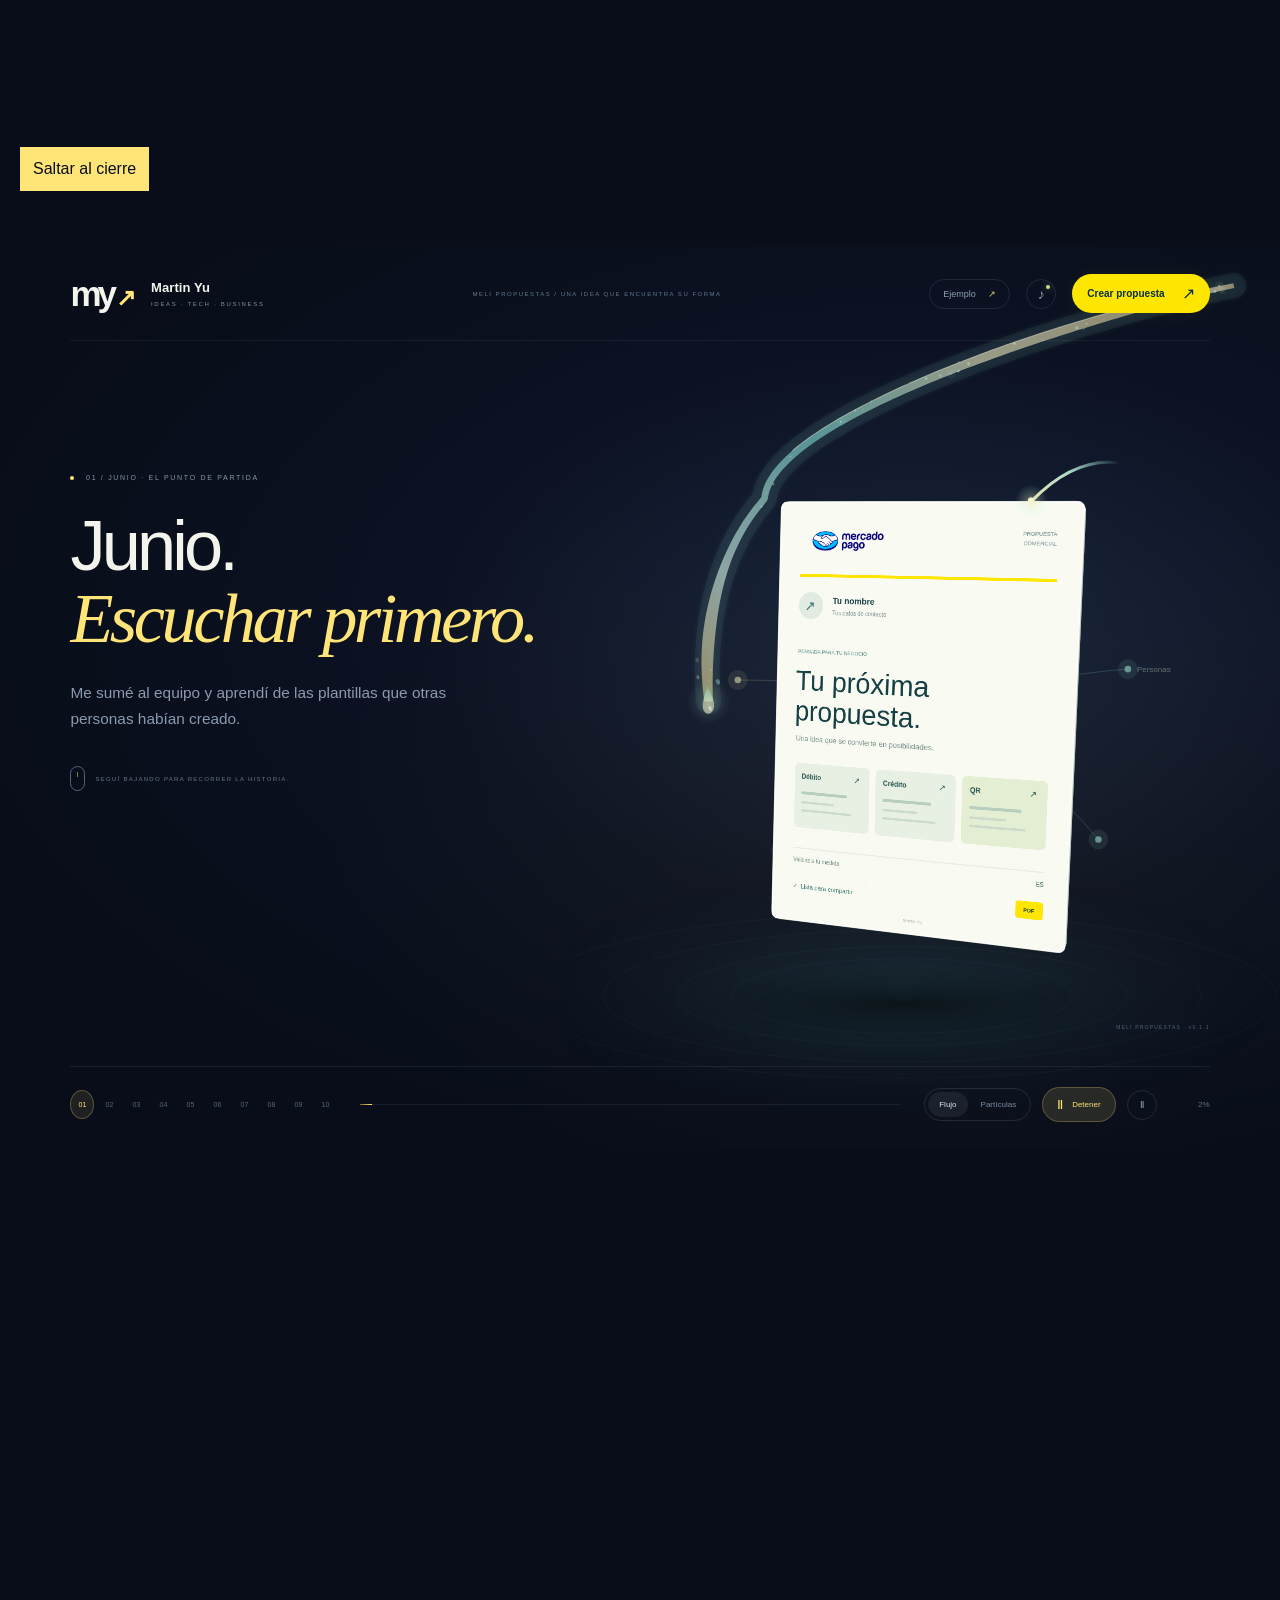
<file: index.html>
<!doctype html>
<html lang="es-AR">
<head>
  <meta charset="utf-8">
  <meta name="viewport" content="width=device-width,initial-scale=1">
  <meta name="robots" content="index,follow">
  <meta name="referrer" content="no-referrer">
  <meta http-equiv="Content-Security-Policy" content="default-src 'self'; script-src 'self'; style-src 'self'; img-src 'self' data: blob:; media-src 'self' data: blob:; font-src 'self'; connect-src 'none'; frame-src 'none'; object-src 'none'; base-uri 'none'; form-action 'none'">
  <link rel="canonical" href="https://hightechbusiness.github.io/meli-propuestas-by-martin-yu/">
  <meta name="theme-color" content="#080d19">
  <meta name="description" content="La historia de Meli Propuestas, un proyecto de Martin Yu: de una necesidad del equipo a una herramienta para preparar, comparar y compartir propuestas.">
  <title>Meli Propuestas · La historia de una idea · Martin Yu</title>
  <link rel="icon" href="historia/assets/icon.svg" type="image/svg+xml">
  <link rel="stylesheet" href="historia/styles.css?v=20261107-portada2">
  <script defer src="historia/example-config.js?v=20261107-portada1"></script>
  <script defer src="historia/audio-config.js?v=20261107-portada1"></script>
  <script defer src="historia/renderer.js?v=20261107-portada1"></script>
  <script defer src="historia/journey.js?v=20261108-autoinicio1"></script>
</head>
<body>
  <button class="skip-link" type="button" id="skip-animation">Saltar al cierre</button>
  <main>
    <section class="cinema" id="cinema" aria-label="De la propuesta al cobro, un recorrido visual completo">
      <div class="stage" id="stage" data-scene="0" data-mode="flow">
        <div class="ambient" aria-hidden="true"></div>
        <canvas id="scene-canvas" aria-hidden="true"></canvas>
        <img class="canvas-fallback" id="canvas-fallback" src="historia/assets/point-smart-2-cutout.png" alt="Point Smart 2 amarilla, del acuerdo al momento de cobrar" hidden>
        <header class="stage-header"><a class="wordmark" href="#cinema" aria-label="Martin Yu, inicio"><span class="monogram" aria-hidden="true">my<span>↗</span></span><span>Martin Yu<small>IDEAS · TECH · BUSINESS</small></span></a><span class="project-label">MELI PROPUESTAS / UNA IDEA QUE ENCUENTRA SU FORMA</span><div class="header-actions"><button type="button" id="customize" aria-haspopup="dialog">Ejemplo <span>↗</span></button><button type="button" id="sound-settings" aria-label="Configurar sonido del cobro" aria-haspopup="dialog" title="Configurar sonido">♪<i id="sound-indicator"></i></button><a class="story-create" href="./inicial/?inicio=1"><span class="cta-wide">Crear propuesta</span><span class="cta-short">Crear PDF</span><b aria-hidden="true">↗</b></a></div></header>

        <div class="scene-copy-region">
          <article class="scene-copy is-active" data-copy="0"><p class="eyebrow"><span></span> 01 / JUNIO · EL PUNTO DE PARTIDA</p><h1>Junio.<br><em>Escuchar primero.</em></h1><p class="scene-description">Me sumé al equipo y aprendí de las plantillas que otras personas habían creado.</p><span class="scroll-hint"><i></i> SEGUÍ BAJANDO PARA RECORRER LA HISTORIA.</span></article>
          <article class="scene-copy" data-copy="1" aria-hidden="true" inert><p class="eyebrow"><span></span> 02 / EL MOMENTO QUE CAMBIÓ EL RUMBO</p><h2>Un día,<br><em>no pude entrar.</em></h2><p class="scene-description">La herramienta que usaba mostró un mensaje que abrió otra pregunta.</p></article>
          <article class="scene-copy" data-copy="2" aria-hidden="true" inert><p class="eyebrow"><span></span> 03 / UNA DIFICULTAD ABRE UNA PREGUNTA</p><h2>¿Y si hago<br><em>una propia?</em></h2><p class="scene-description">Empezó como un flyer. Después crecieron las opciones y la idea de una herramienta propia.</p></article>
          <article class="scene-copy" data-copy="3" aria-hidden="true" inert><p class="eyebrow"><span></span> 04 / QUE LA IDEA LE SIRVA A OTROS</p><h2>Hacerla propia.<br><em>Compartirla.</em></h2><p class="scene-description">Reutilizable y compartible. Para que cada asesor pudiera adaptarla a su manera.</p></article>
          <article class="scene-copy" data-copy="4" aria-hidden="true" inert><p class="eyebrow"><span></span> 05 / ENCONTRAR UN PUNTO EN COMÚN</p><h2>Un acuerdo.<br><em>Más claridad.</em></h2><p class="scene-description">Entender el negocio.<br>Elegir qué condiciones importan.</p></article>
          <article class="scene-copy" data-copy="5" aria-hidden="true" inert><p class="eyebrow"><span></span> 06 / PONER LOS NÚMEROS A LA VISTA</p><h2>Tus costos,<br><em>en contexto.</em></h2><p class="scene-description">El mismo importe, dos condiciones.<br>Una comparación que se entiende.</p><button class="text-action" type="button" data-open-settings>Cambiá los valores del ejemplo <span>↗</span></button></article>
          <article class="scene-copy" data-copy="6" aria-hidden="true" inert><p class="eyebrow"><span></span> 07 / VER QUÉ CAMBIA</p><h2 id="difference-title">Un costo<br><em>más bajo.</em></h2><p class="scene-description" id="difference-description">En este ejemplo, la propuesta reduce<br>el costo del mismo cobro.</p><button class="text-action" type="button" data-open-settings>Probá otra comparación <span>↗</span></button></article>
          <article class="scene-copy" data-copy="7" aria-hidden="true" inert><p class="eyebrow"><span></span> 08 / DEL ACUERDO AL MOSTRADOR</p><h2>La idea llega<br><em>al mostrador.</em></h2><p class="scene-description">Lo que empezó para resolver una necesidad del equipo busca ser útil en el día a día del comercio.</p></article>
          <article class="scene-copy" data-copy="8" aria-hidden="true" inert><p class="eyebrow"><span></span> 09 / UNA EXPERIENCIA EN MOVIMIENTO</p><h2>Un gesto simple.<br><em>Un paso más.</em></h2><p class="scene-description">Una venta. Una tarjeta se acerca. Las condiciones claras acompañan el momento de cobrar.</p></article>
          <article class="scene-copy" data-copy="9" aria-hidden="true" inert><p class="eyebrow"><span></span> 10 / UNA SEÑAL PARA CONTINUAR</p><h2>De aquel mensaje<br><em>a este sonido.</em></h2><p class="scene-description">La idea era esa: transformar una dificultad en una herramienta que también les sirva a otros.</p><button class="text-action" id="repeat-payment" type="button">Repetir el cobro <span>↻</span></button></article>
          <article class="scene-copy final-copy" data-copy="10" aria-hidden="true" inert><p class="eyebrow"><span></span> 11 / EL PRÓXIMO PASO ES TUYO</p><h2>Tu próximo<br><em>paso, acá.</em></h2><p class="scene-description">Una herramienta nacida del trabajo real.<br>Creada para hacerla tuya y compartirla.</p><div class="final-actions"><a class="button yellow" href="./inicial/?inicio=1">Crear mi propuesta <span>↗</span></a><a class="team-link" href="./equipo/">Herramientas para el equipo ↗</a></div><div class="final-links"><a href="https://github.com/hightechbusiness/meli-propuestas-by-martin-yu" target="_blank" rel="noopener noreferrer">El proyecto en GitHub ↗</a><a href="https://github.com/hightechbusiness/meli-propuestas-by-martin-yu/commits/main/" target="_blank" rel="noopener noreferrer">Historial de cambios ↗</a></div><p class="creator">Creado por <a href="https://hightechbusiness.github.io/" target="_blank" rel="noopener noreferrer" aria-label="Conocé el proceso y otros proyectos de Martin Yu" title="Conocé el proceso y otros proyectos de Martin Yu">Martin Yu ↗</a> <span>·</span> <a href="mailto:ext_maryu@mercadolibre.com">Conversemos ↗</a></p></article>
        </div>

        <figure class="origin-message" id="origin-message" aria-hidden="true"><figcaption>EL MENSAJE QUE CAMBIÓ EL RUMBO</figcaption><svg viewBox="0 0 64 64" aria-hidden="true"><path d="M22 27v-9c0-13 20-13 20 0v4M19 27h26v26H19zM32 39v6"/></svg><blockquote>Lo sentimos, no tienes acceso a esta aplicación web.</blockquote></figure>
        <section class="comparison-panel" id="comparison-panel" aria-label="Comparación de costos ilustrativos" aria-hidden="true" inert>
          <div class="comparison-heading"><span>EJEMPLO EDITABLE · SIN IVA</span><span>MISMO COBRO · <b id="comparison-amount">$10.000</b></span></div>
          <div class="cost-pair"><div class="cost-current"><small>Referencia</small><strong id="current-rate">3,14<span>%</span></strong><p id="current-cost">$314</p><div class="cost-track"><i id="current-bar"></i></div></div><div class="cost-proposal"><small>Propuesta de ejemplo</small><strong id="proposal-rate">1,56<span>%</span></strong><p id="proposal-cost">$156</p><div class="cost-track"><i id="proposal-bar"></i></div></div></div>
          <div class="comparison-result"><strong id="rate-difference">−1,58 p.p.</strong><span id="cost-difference">$158 menos en este ejemplo</span></div><p class="example-note" id="comparison-context">Débito inmediato · Buenos Aires · sin IVA. Ejemplo, no oferta vigente.</p>
        </section>

        <div class="device-label" id="device-label" aria-hidden="true"><span>POINT SMART 2</span><b>VISTA ILUSTRATIVA</b></div>
        <div class="payment-status" id="payment-status" aria-hidden="true" inert><span class="payment-symbol" id="payment-symbol" aria-hidden="true">≈</span><div><small>EN EL MOSTRADOR <span id="payment-amount" hidden>$10.000</span></small><strong id="payment-label">Acercá tu tarjeta</strong><p id="payment-note">Un gesto simple para seguir.</p><button id="play-sound-again" type="button" hidden>Escuchar sonido</button></div></div>
        <span class="visual-note" id="visual-note">MELI PROPUESTAS · v0.1.1</span>
        <footer class="stage-footer"><nav class="scene-navigation" aria-label="Momentos de la historia"><button type="button" data-seek="0" aria-label="Ver el comienzo en junio" aria-current="step">01</button><button type="button" data-seek="0.12" aria-label="Ver el momento de pérdida de acceso">02</button><button type="button" data-seek="0.24" aria-label="Ver la creación de una herramienta propia">03</button><button type="button" data-seek="0.366897" aria-label="Ver el acuerdo">04</button><button type="button" data-seek="0.476322" aria-label="Ver los costos actuales">05</button><button type="button" data-seek="0.577931" aria-label="Ver la diferencia de costos">06</button><button type="button" data-seek="0.67954" aria-label="Ver Point Smart 2">07</button><button type="button" data-seek="0.796782" aria-label="Ver el cobro en Point Smart 2">08</button><button type="button" data-seek="0.898391" aria-label="Ver el cobro aprobado">09</button><button type="button" data-seek="1" aria-label="Ir al cierre del recorrido">10</button></nav><div class="timeline" aria-label="Avance del recorrido"><span id="timeline-fill"></span></div><div class="effect-controls"><div class="material-controls" role="group" aria-label="Estilo de la luz"><button type="button" data-mode="flow" aria-pressed="true">Flujo</button><button type="button" data-mode="particles" aria-pressed="false">Partículas</button></div><button class="play-control" id="play-tour" type="button" aria-pressed="false"><span aria-hidden="true">▷</span> <span id="play-label">Ver recorrido</span></button><button class="pause-control" id="pause-effects" type="button" aria-pressed="false" aria-label="Pausar efectos ambientales" title="Pausar efectos ambientales">Ⅱ</button></div><output class="progress-value" id="progress-value" aria-label="Porcentaje del recorrido" aria-live="off">0%</output></footer>
      </div>
    </section>
  </main>

  <dialog id="settings-dialog" aria-labelledby="settings-title"><form id="settings-form"><div class="dialog-heading"><div><p>PERSONALIZAR ESTA MUESTRA</p><h2 id="settings-title">Tu ejemplo.<br>Tus condiciones.</h2></div><button id="close-settings" type="button" aria-label="Cerrar personalización">×</button></div><p class="dialog-description">Estos valores sólo cambian la escena. No se guardan ni se envían.</p><div class="example-fields"><label>Importe del cobro de ejemplo ($)<input id="amount-input" type="number" min="1" max="1000000000" step="0.01" value="10000" required></label><label>Tasa de referencia, sin IVA (%)<input id="current-rate-input" type="number" min="0" max="100" step="0.01" value="3.14" required></label><label>Tasa propuesta de ejemplo, sin IVA (%)<input id="proposal-rate-input" type="number" min="0" max="100" step="0.01" value="1.56" required></label></div><p class="dialog-small" id="example-source-context">Débito inmediato · Buenos Aires · sin IVA. Valores ilustrativos para este recorrido; no constituyen una oferta vigente.</p><section class="audio-settings" id="audio-settings" aria-labelledby="audio-title"><h3 id="audio-title">Sonido del cobro</h3><p id="audio-source-note">El sonido elegido acompaña el cierre del recorrido. También podés usar un archivo de tu dispositivo.</p><label class="sound-choice"><input id="audio-enabled" type="checkbox" checked><span>Reproducir sonido al completar el cobro</span></label><label class="audio-source-label" for="audio-source">Audio a utilizar</label><select id="audio-source"><option value="builtin">Mercado Pago · sonido elegido</option><option value="custom">Mi archivo de audio</option></select><div id="custom-audio-control" hidden><label for="custom-audio-file">Cargar audio desde tu dispositivo</label><input id="custom-audio-file" type="file" accept="audio/*"><small>Se usa sólo en esta página. No se sube a ningún servidor.</small></div><audio id="payment-audio" controls preload="metadata" aria-label="Escuchar el audio seleccionado"></audio><p id="audio-feedback" class="audio-feedback" role="status" aria-live="polite">El sonido está activado: acompañará el momento del cobro una sola vez.</p></section><div class="dialog-actions"><button type="submit" class="button yellow">Aplicar al recorrido <span>↗</span></button><button type="button" id="reset-example">Restablecer ejemplo</button></div></form></dialog>
  <noscript><link rel="stylesheet" href="historia/noscript.css"><div class="story-noscript"><p>Una herramienta nacida del trabajo real, lista para hacerla tuya.</p><a href="./inicial/?inicio=1">Crear propuesta PDF ↗</a><a href="./equipo/">Herramientas para el equipo ↗</a></div></noscript>
</body>
</html>
</file>
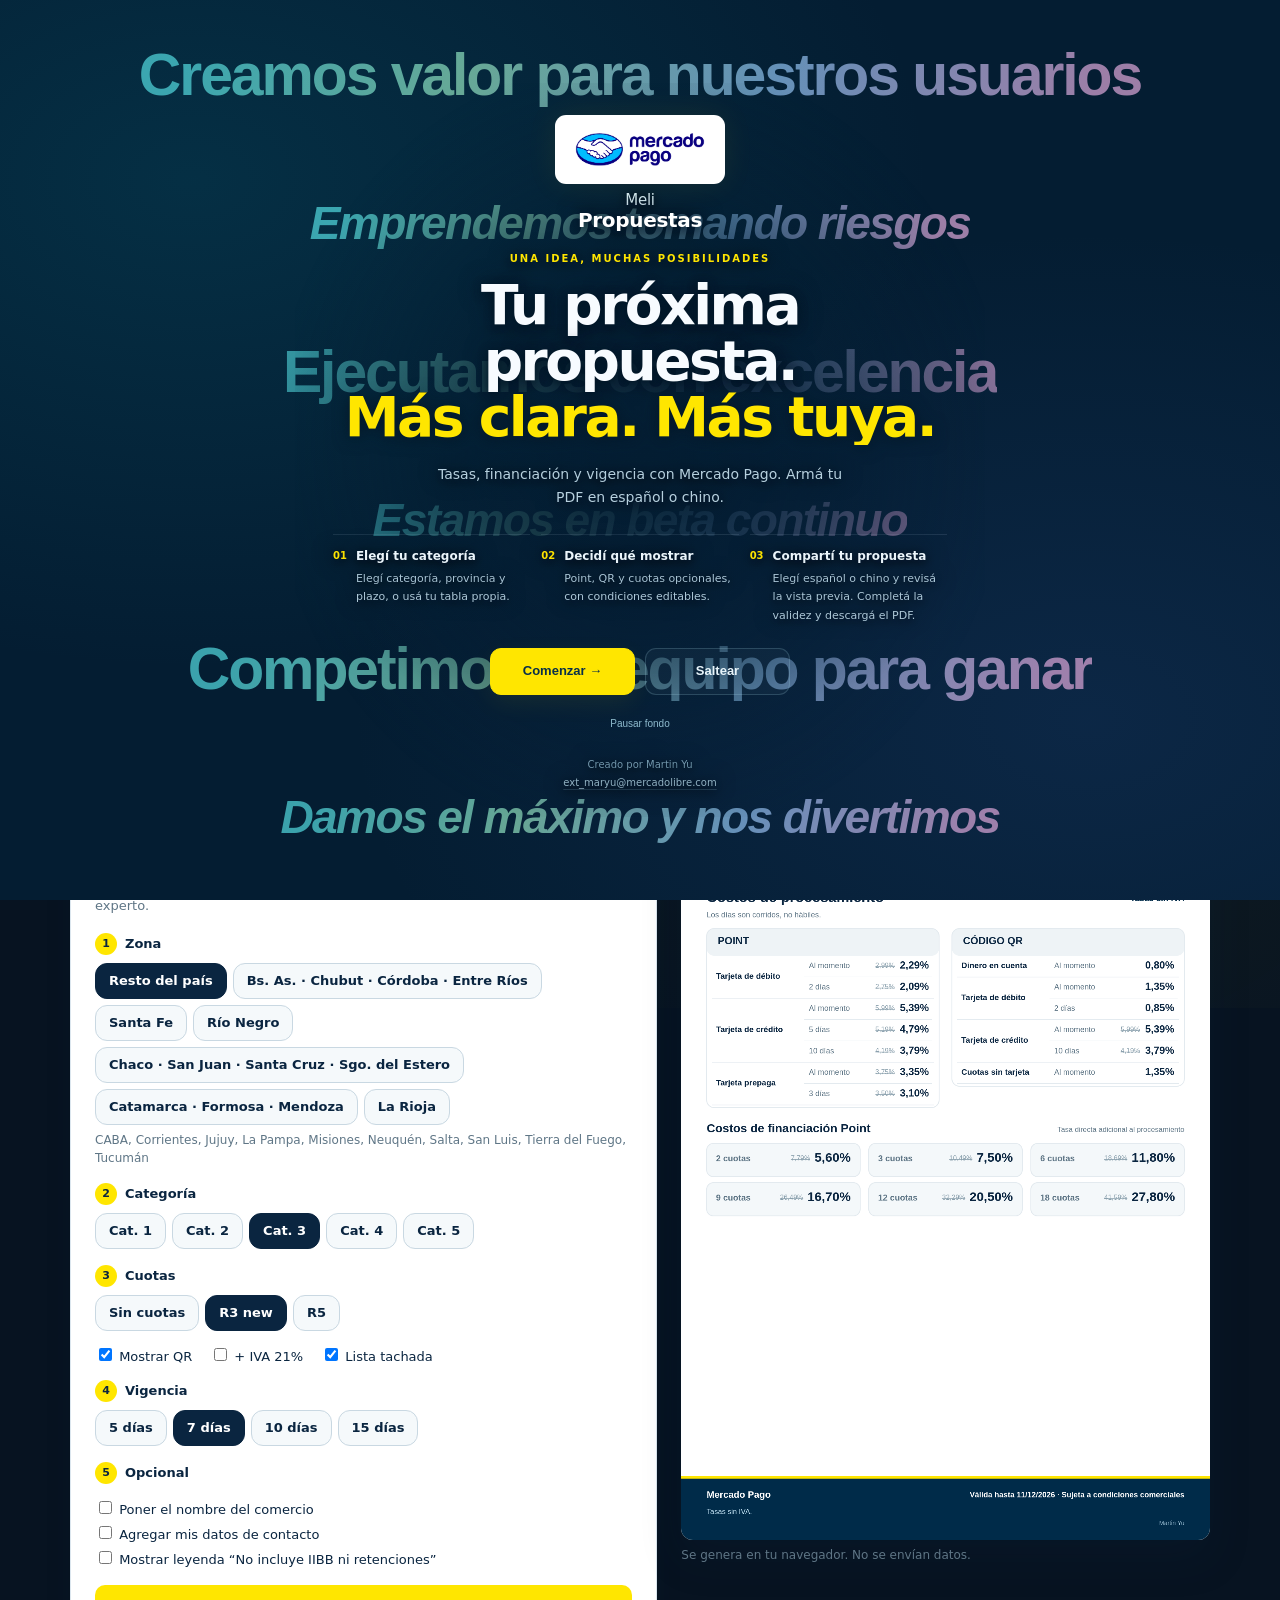
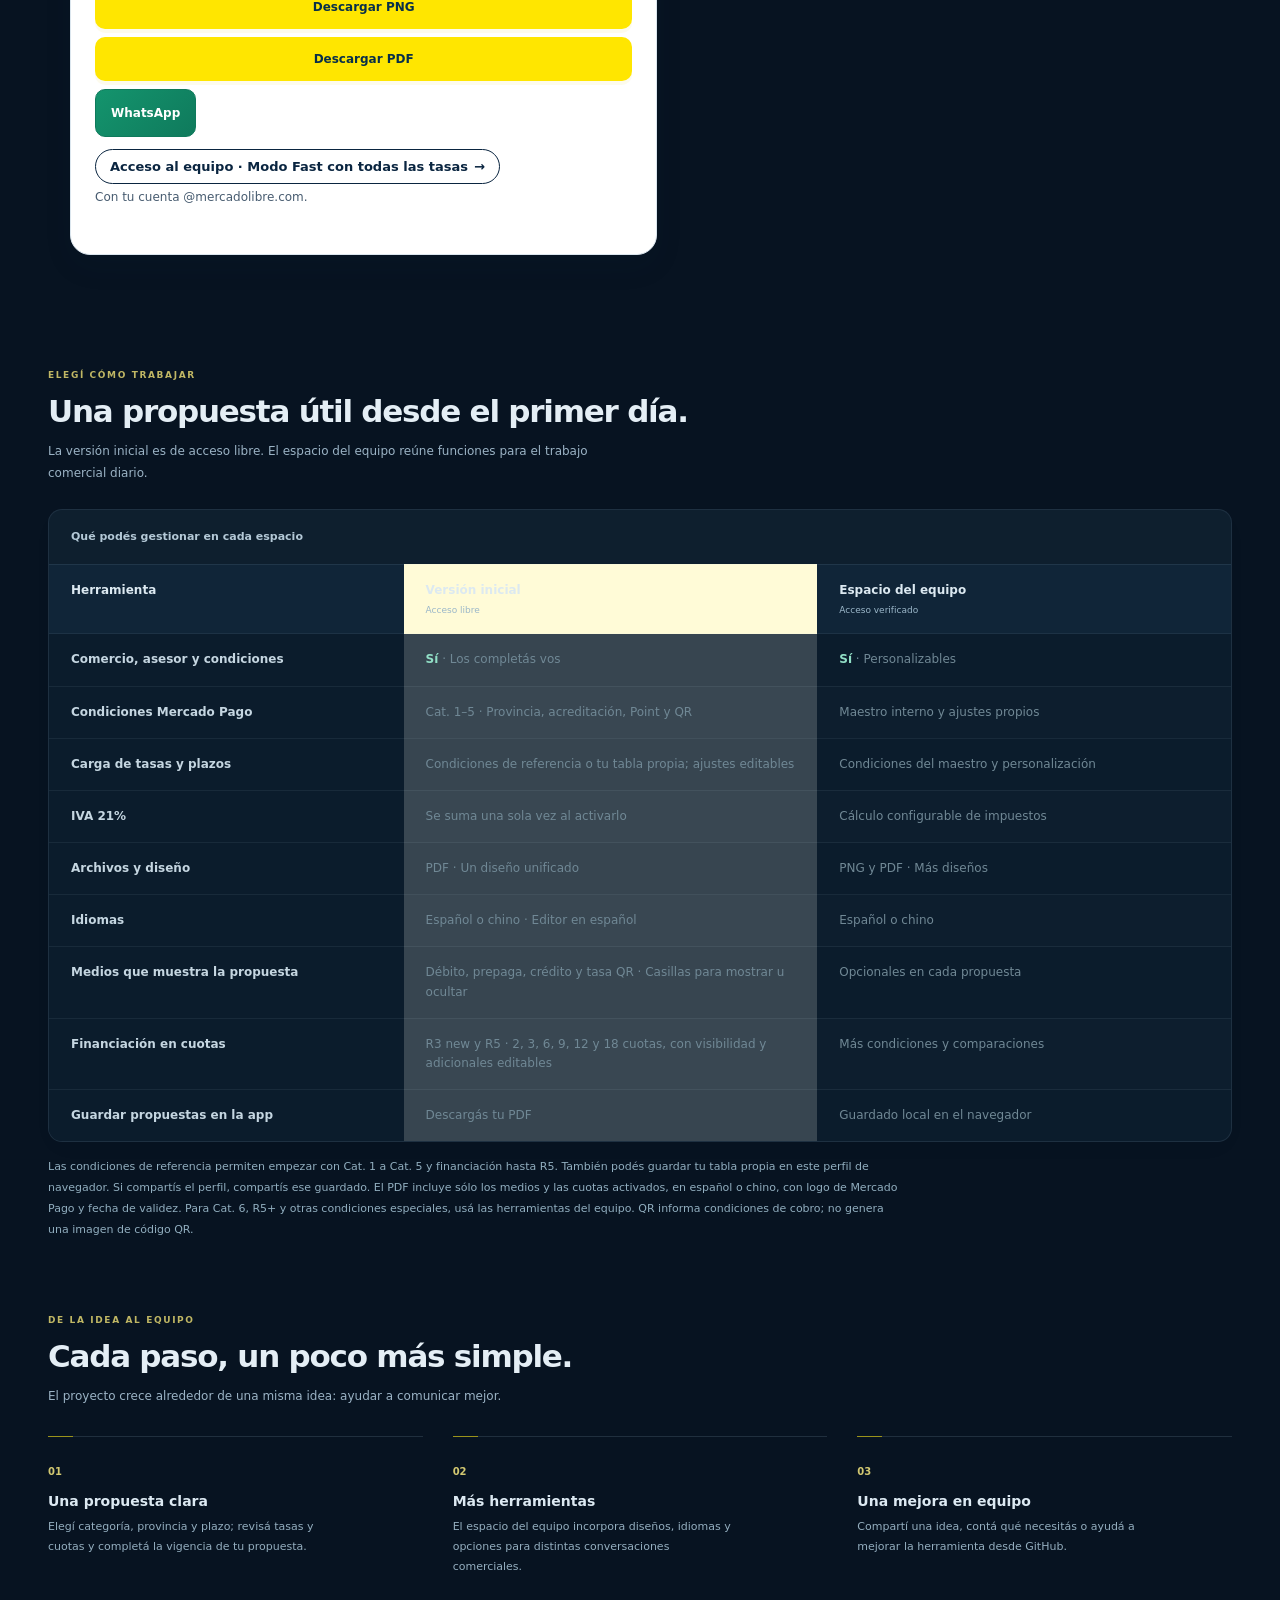
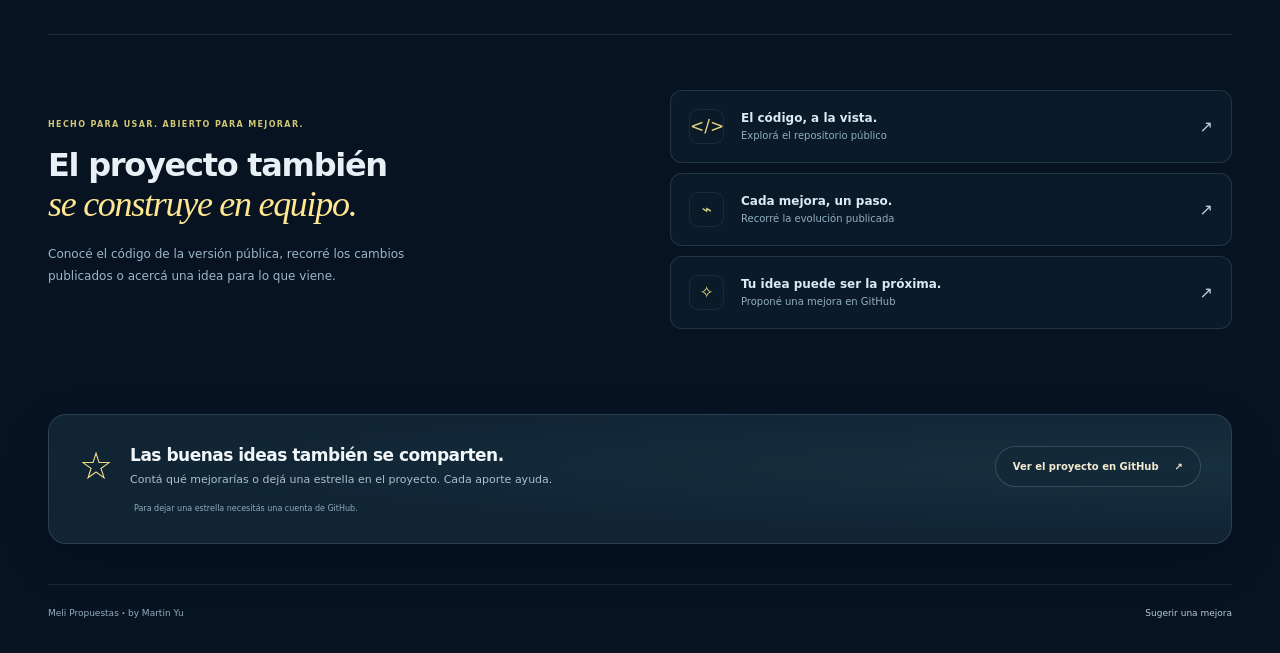
<file: demo/index.html>
<!doctype html>
<html lang="es-AR"><head><meta charset="utf-8"><meta name="viewport" content="width=device-width,initial-scale=1"><meta http-equiv="refresh" content="0;url=../inicial/"><title>Meli Propuestas · Versión inicial</title></head><body><p><a href="../inicial/">Abrir Meli Propuestas · Versión inicial</a></p></body></html>
</file>
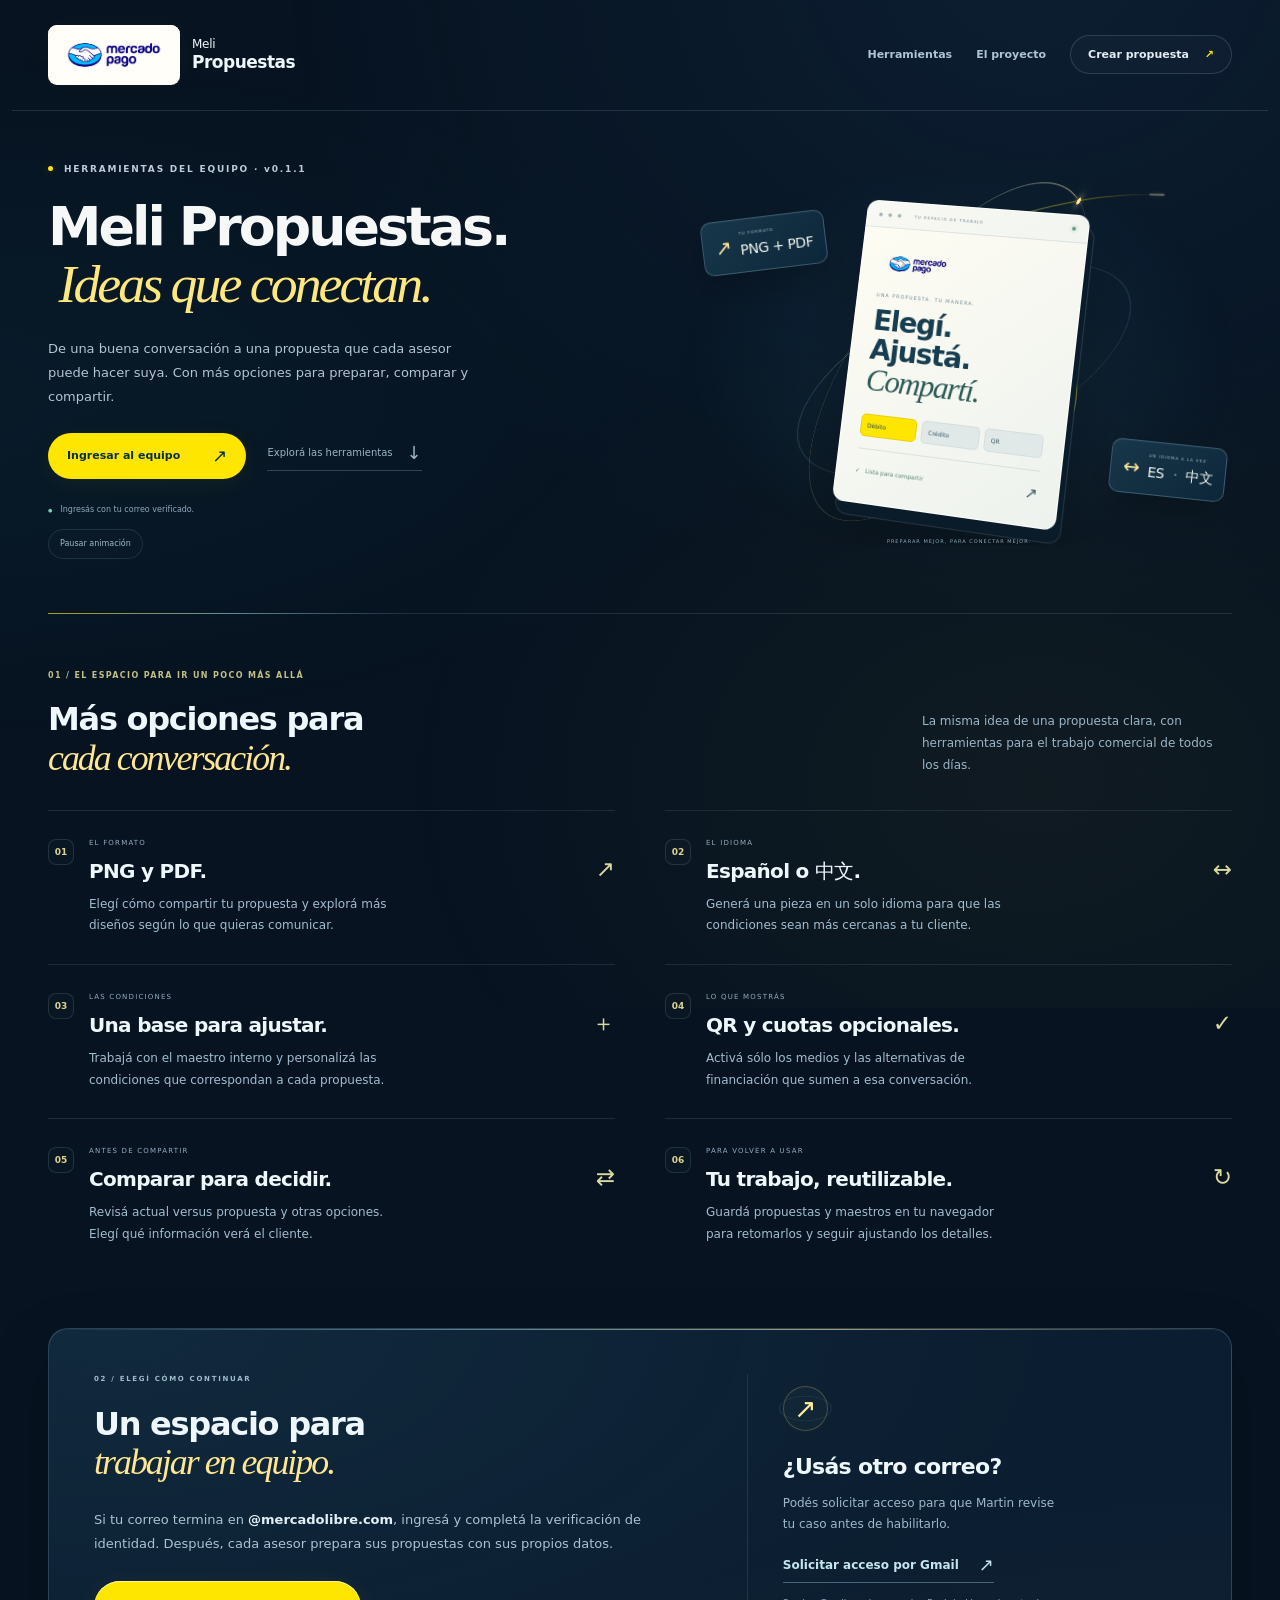
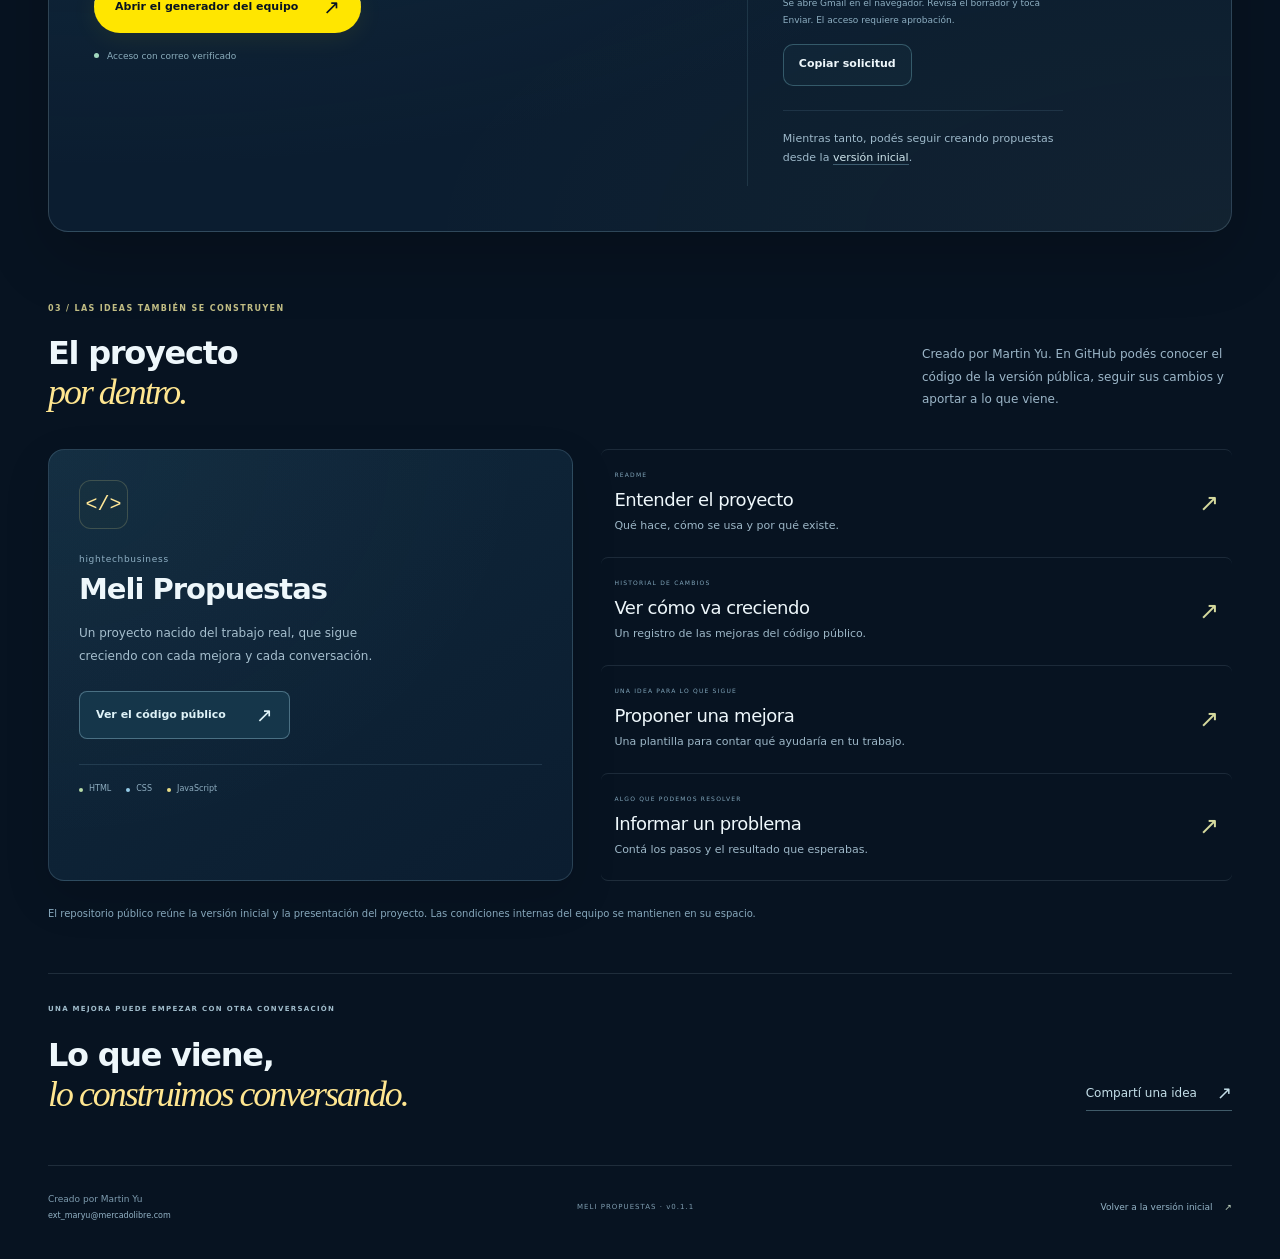
<file: equipo/index.html>
<!doctype html>
<html lang="es-AR">
<head>
  <meta charset="utf-8">
  <meta name="viewport" content="width=device-width,initial-scale=1">
  <meta name="robots" content="noindex,nofollow">
  <meta name="referrer" content="no-referrer">
  <meta name="theme-color" content="#071321">
  <meta http-equiv="Content-Security-Policy" content="default-src 'none'; script-src 'self'; style-src 'self'; img-src 'self'; connect-src 'none'; object-src 'none'; base-uri 'none'; form-action 'none'">
  <meta name="description" content="El espacio del equipo de Meli Propuestas: más herramientas para preparar, comparar y compartir propuestas. Un proyecto de Martin Yu.">
  <title>Meli Propuestas · Espacio del equipo · v0.1.1</title>
  <link rel="stylesheet" href="portada.css?v=20261107-armonia2">
  <script src="motion.js" defer></script>
</head>
<body>
  <a class="skip-link" href="#contenido">Ir al contenido</a>
  <div class="page-aura" aria-hidden="true"></div>
  <header class="site-header wrap">
    <a class="brand" href="../" aria-label="Meli Propuestas, portada e historia"><span class="logo-plate"><img src="logo.png" width="1049" height="426" alt="Mercado Pago"></span><span>Meli<br><strong>Propuestas</strong></span></a>
    <nav aria-label="Secciones"><a href="#herramientas">Herramientas</a><a href="#proyecto">El proyecto</a><a class="header-back" href="../inicial/?inicio=1">Crear propuesta <span aria-hidden="true">↗</span></a></nav>
  </header>

  <main id="contenido">
    <section class="hero wrap" aria-labelledby="hero-title">
      <div class="hero-copy"><p class="eyebrow"><span></span> HERRAMIENTAS DEL EQUIPO · v0.1.1</p><h1 id="hero-title">Meli Propuestas.<br><em>Ideas que conectan.</em></h1><p class="hero-description">De una buena conversación a una propuesta que cada asesor puede hacer suya. Con más opciones para preparar, comparar y compartir.</p><div class="hero-actions"><a class="button primary" href="https://propuestas-que-conectan.pages.dev/">Ingresar al equipo <span aria-hidden="true">↗</span></a><a class="text-link" href="#herramientas">Explorá las herramientas <span aria-hidden="true">↓</span></a></div><p class="access-hint"><span aria-hidden="true">●</span> Ingresás con tu correo verificado.</p></div>
      <figure class="hero-visual" aria-label="Una propuesta se conecta con sus formatos, idiomas y opciones de trabajo.">
        <div class="visual-grid" aria-hidden="true"></div>
        <div class="orbit orbit-one" aria-hidden="true"><i></i></div><div class="orbit orbit-two" aria-hidden="true"></div>
        <svg class="connection-line" viewBox="0 0 600 560" aria-hidden="true"><defs><linearGradient id="light-gradient" x1="0" x2="1"><stop offset="0" stop-color="#76d9e0" stop-opacity="0"/><stop offset=".45" stop-color="#a8e1d1"/><stop offset=".72" stop-color="#ffe600"/><stop offset="1" stop-color="#ffe600" stop-opacity="0"/></linearGradient></defs><path d="M610 30C414 20 62 141 123 372C173 565 534 456 470 286C439 203 323 183 284 238"/></svg>
        <div class="workspace-window" aria-hidden="true"><div class="window-bar"><span class="window-dots">● ● ●</span><span>TU ESPACIO DE TRABAJO</span><i></i></div><div class="window-content"><span class="window-logo"><img src="logo.png" width="1049" height="426" alt=""></span><small>UNA PROPUESTA. TU MANERA.</small><strong>Elegí.<br>Ajustá.<br><em>Compartí.</em></strong><div class="window-methods"><span>Débito</span><span>Crédito</span><span>QR</span></div><div class="window-ready"><span>✓ &nbsp; Lista para compartir</span><b>↗</b></div></div><div class="window-shine"></div></div>
        <div class="floating-chip chip-formats" aria-hidden="true"><span class="chip-symbol">↗</span><span>TU FORMATO<strong>PNG + PDF</strong></span></div><div class="floating-chip chip-language" aria-hidden="true"><span class="chip-symbol">↔</span><span>UN IDIOMA A LA VEZ<strong>ES <i>·</i> 中文</strong></span></div>
        <figcaption><span>PREPARAR MEJOR, PARA CONECTAR MEJOR.</span><span>MELI PROPUESTAS / EQUIPO</span></figcaption>
      </figure>
    </section>

    <section class="tools wrap" id="herramientas" aria-labelledby="tools-title"><div class="section-heading"><div><p class="eyebrow">01 / EL ESPACIO PARA IR UN POCO MÁS ALLÁ</p><h2 id="tools-title">Más opciones para<br><em>cada conversación.</em></h2></div><p>La misma idea de una propuesta clara, con herramientas para el trabajo comercial de todos los días.</p></div><div class="tools-grid">
      <article class="tool"><span class="tool-number">01</span><div><p class="tool-label">EL FORMATO</p><h3>PNG y PDF.</h3><p>Elegí cómo compartir tu propuesta y explorá más diseños según lo que quieras comunicar.</p></div><span class="tool-icon" aria-hidden="true">↗</span></article>
      <article class="tool"><span class="tool-number">02</span><div><p class="tool-label">EL IDIOMA</p><h3>Español o 中文.</h3><p>Generá una pieza en un solo idioma para que las condiciones sean más cercanas a tu cliente.</p></div><span class="tool-icon" aria-hidden="true">↔</span></article>
      <article class="tool"><span class="tool-number">03</span><div><p class="tool-label">LAS CONDICIONES</p><h3>Una base para ajustar.</h3><p>Trabajá con el maestro interno y personalizá las condiciones que correspondan a cada propuesta.</p></div><span class="tool-icon" aria-hidden="true">＋</span></article>
      <article class="tool"><span class="tool-number">04</span><div><p class="tool-label">LO QUE MOSTRÁS</p><h3>QR y cuotas opcionales.</h3><p>Activá sólo los medios y las alternativas de financiación que sumen a esa conversación.</p></div><span class="tool-icon" aria-hidden="true">✓</span></article>
      <article class="tool"><span class="tool-number">05</span><div><p class="tool-label">ANTES DE COMPARTIR</p><h3>Comparar para decidir.</h3><p>Revisá actual versus propuesta y otras opciones. Elegí qué información verá el cliente.</p></div><span class="tool-icon" aria-hidden="true">⇄</span></article>
      <article class="tool"><span class="tool-number">06</span><div><p class="tool-label">PARA VOLVER A USAR</p><h3>Tu trabajo, reutilizable.</h3><p>Guardá propuestas y maestros en tu navegador para retomarlos y seguir ajustando los detalles.</p></div><span class="tool-icon" aria-hidden="true">↻</span></article>
    </div></section>

    <section class="access-section wrap" id="acceso" aria-labelledby="access-title"><div class="access-card"><div class="access-main"><p class="eyebrow">02 / ELEGÍ CÓMO CONTINUAR</p><h2 id="access-title">Un espacio para<br><em>trabajar en equipo.</em></h2><p>Si tu correo termina en <strong>@mercadolibre.com</strong>, ingresá y completá la verificación de identidad. Después, cada asesor prepara sus propuestas con sus propios datos.</p><a class="button primary" href="https://propuestas-que-conectan.pages.dev/">Abrir el generador del equipo <span aria-hidden="true">↗</span></a><span class="verification-note"><i></i> Acceso con correo verificado</span></div><div class="access-external"><span class="access-orbit" aria-hidden="true">↗</span><h3>¿Usás otro correo?</h3><p>Podés solicitar acceso para que Martin revise tu caso antes de habilitarlo.</p><a class="request-link" id="request-gmail" href="https://mail.google.com/mail/?view=cm&amp;fs=1&amp;to=ext_maryu%40mercadolibre.com&amp;su=Solicitud%20de%20acceso%20al%20equipo%20-%20Meli%20Propuestas&amp;body=Hola%20Martin%2C%0A%0AMe%20gustar%C3%ADa%20solicitar%20acceso%20al%20espacio%20del%20equipo%20de%20Meli%20Propuestas.%0A%0AMi%20nombre%3A%0ACorreo%20de%20trabajo%3A%0AEquipo%20o%20actividad%3A%0AMotivo%20de%20la%20solicitud%3A%0A%0AGracias." target="_blank" rel="noopener noreferrer">Solicitar acceso por Gmail <span aria-hidden="true">↗</span></a><small>Se abre Gmail en el navegador. Revisá el borrador y tocá Enviar. El acceso requiere aprobación.</small><div class="request-tools"><button class="request-copy" id="request-copy" type="button" hidden>Copiar solicitud</button><p class="request-status" id="request-status" role="status" aria-live="polite" aria-atomic="true" hidden></p><div class="request-fallback" id="request-fallback" hidden><label for="request-text">Texto para enviar desde tu correo</label><textarea id="request-text" rows="8" readonly spellcheck="false"></textarea></div></div><p class="starter-note">Mientras tanto, podés seguir creando propuestas desde la <a href="../inicial/">versión inicial</a>.</p></div></div></section>

    <section class="project wrap" id="proyecto" aria-labelledby="project-title"><div class="section-heading"><div><p class="eyebrow">03 / LAS IDEAS TAMBIÉN SE CONSTRUYEN</p><h2 id="project-title">El proyecto<br><em>por dentro.</em></h2></div><p>Creado por Martin Yu. En GitHub podés conocer el código de la versión pública, seguir sus cambios y aportar a lo que viene.</p></div><div class="project-layout"><div class="repository-card"><span class="repository-mark" aria-hidden="true">&lt;/&gt;</span><span class="repository-owner">hightechbusiness</span><h3>Meli Propuestas</h3><p>Un proyecto nacido del trabajo real, que sigue creciendo con cada mejora y cada conversación.</p><a class="button repository-button" href="https://github.com/hightechbusiness/meli-propuestas-by-martin-yu" target="_blank" rel="noopener noreferrer">Ver el código público <span aria-hidden="true">↗</span></a><div class="repository-languages"><span>HTML</span><span>CSS</span><span>JavaScript</span></div></div><nav class="project-links" aria-label="Explorar el proyecto en GitHub"><a href="https://github.com/hightechbusiness/meli-propuestas-by-martin-yu/blob/main/README.md" target="_blank" rel="noopener noreferrer"><span><small>README</small><strong>Entender el proyecto</strong><span>Qué hace, cómo se usa y por qué existe.</span></span><b aria-hidden="true">↗</b></a><a href="https://github.com/hightechbusiness/meli-propuestas-by-martin-yu/commits/main/" target="_blank" rel="noopener noreferrer"><span><small>HISTORIAL DE CAMBIOS</small><strong>Ver cómo va creciendo</strong><span>Un registro de las mejoras del código público.</span></span><b aria-hidden="true">↗</b></a><a href="https://github.com/hightechbusiness/meli-propuestas-by-martin-yu/issues/new?template=mejora.md" target="_blank" rel="noopener noreferrer"><span><small>UNA IDEA PARA LO QUE SIGUE</small><strong>Proponer una mejora</strong><span>Una plantilla para contar qué ayudaría en tu trabajo.</span></span><b aria-hidden="true">↗</b></a><a href="https://github.com/hightechbusiness/meli-propuestas-by-martin-yu/issues/new?template=problema.md" target="_blank" rel="noopener noreferrer"><span><small>ALGO QUE PODEMOS RESOLVER</small><strong>Informar un problema</strong><span>Contá los pasos y el resultado que esperabas.</span></span><b aria-hidden="true">↗</b></a></nav></div><p class="project-note">El repositorio público reúne la versión inicial y la presentación del proyecto. Las condiciones internas del equipo se mantienen en su espacio.</p></section>

    <section class="closing wrap" aria-labelledby="closing-title"><div><p class="eyebrow">UNA MEJORA PUEDE EMPEZAR CON OTRA CONVERSACIÓN</p><h2 id="closing-title">Lo que viene,<br><em>lo construimos conversando.</em></h2></div><a class="text-link closing-link" href="mailto:ext_maryu@mercadolibre.com?subject=Una%20idea%20para%20Meli%20Propuestas&amp;body=Hola%20Martin%2C%0A%0ASe%20me%20ocurri%C3%B3%20que%20podr%C3%ADamos%3A%0A%0A">Compartí una idea <span aria-hidden="true">↗</span></a></section>
  </main>
  <footer class="site-footer wrap"><span>Creado por Martin Yu<br><a href="mailto:ext_maryu@mercadolibre.com">ext_maryu@mercadolibre.com</a></span><span>MELI PROPUESTAS · v0.1.1</span><a href="../inicial/">Volver a la versión inicial <span aria-hidden="true">↗</span></a></footer>
  <script src="access-request.js" defer></script>
</body>
</html>
</file>
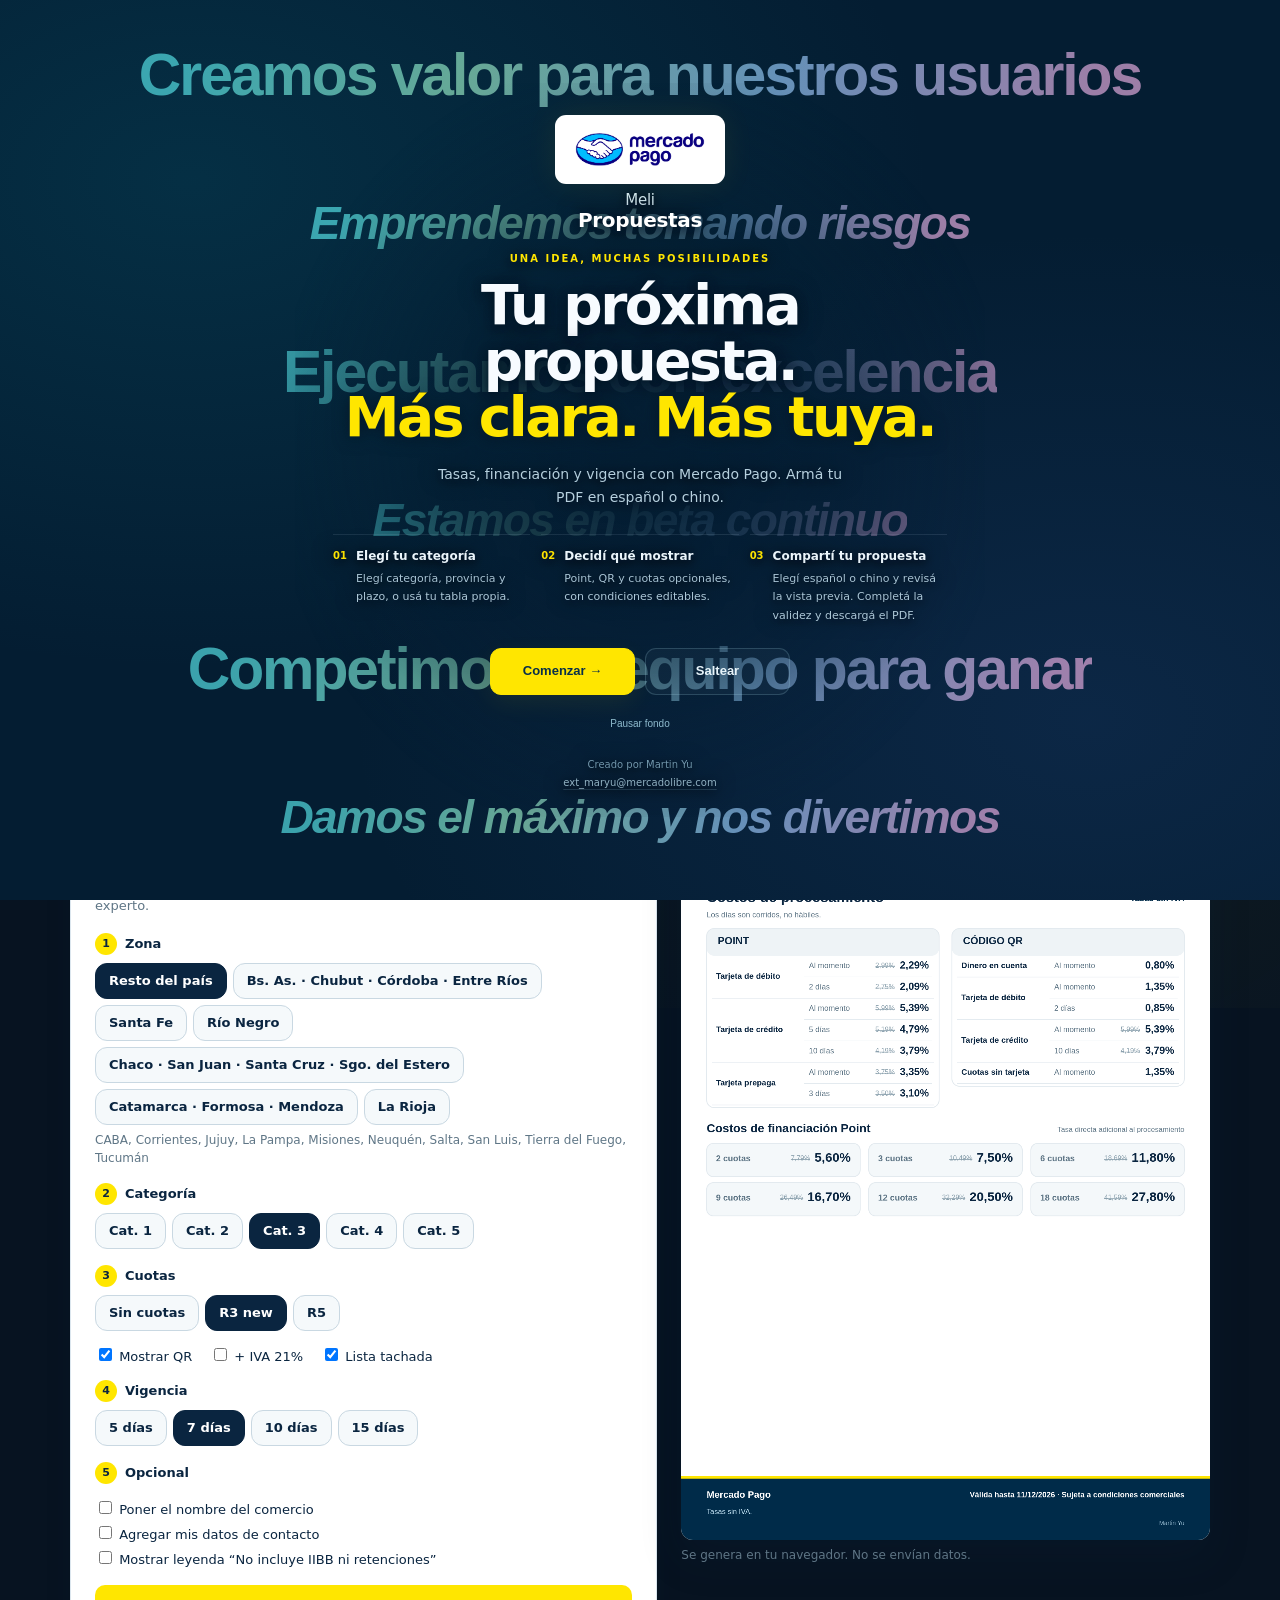
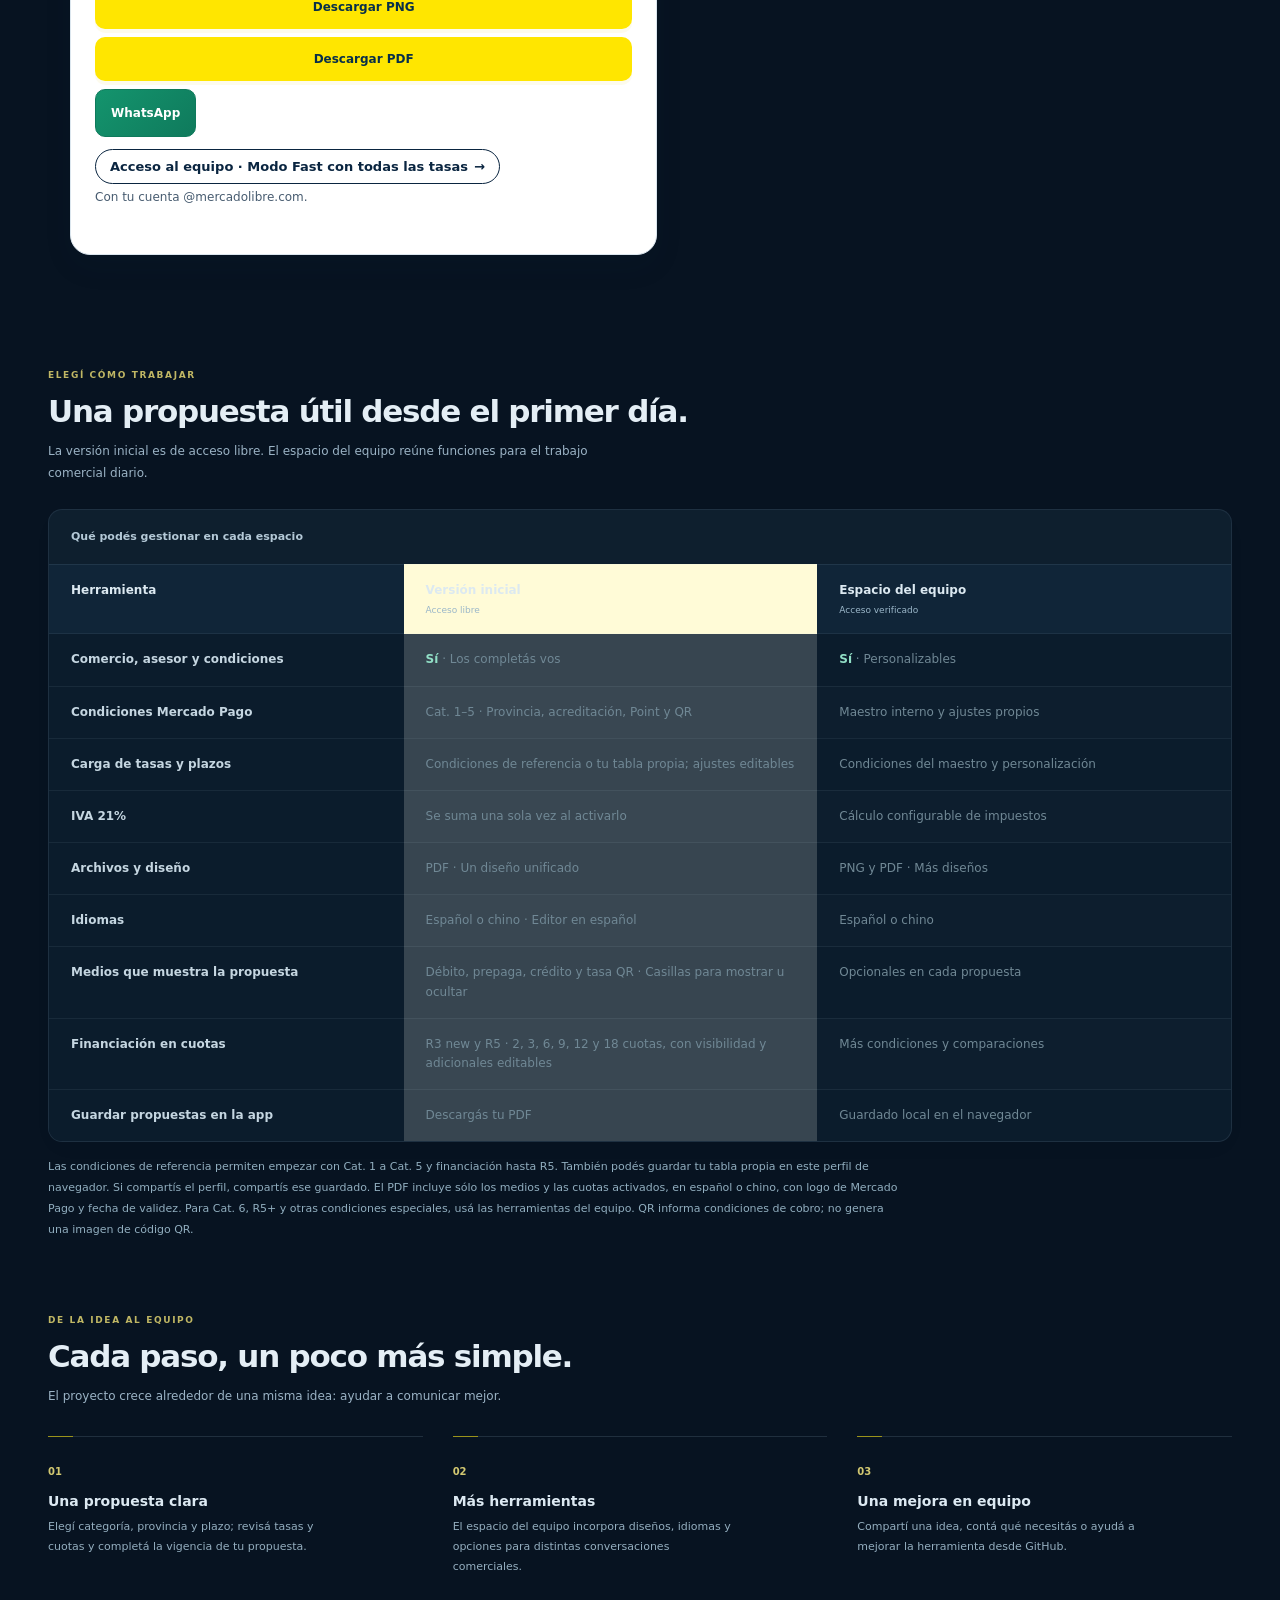
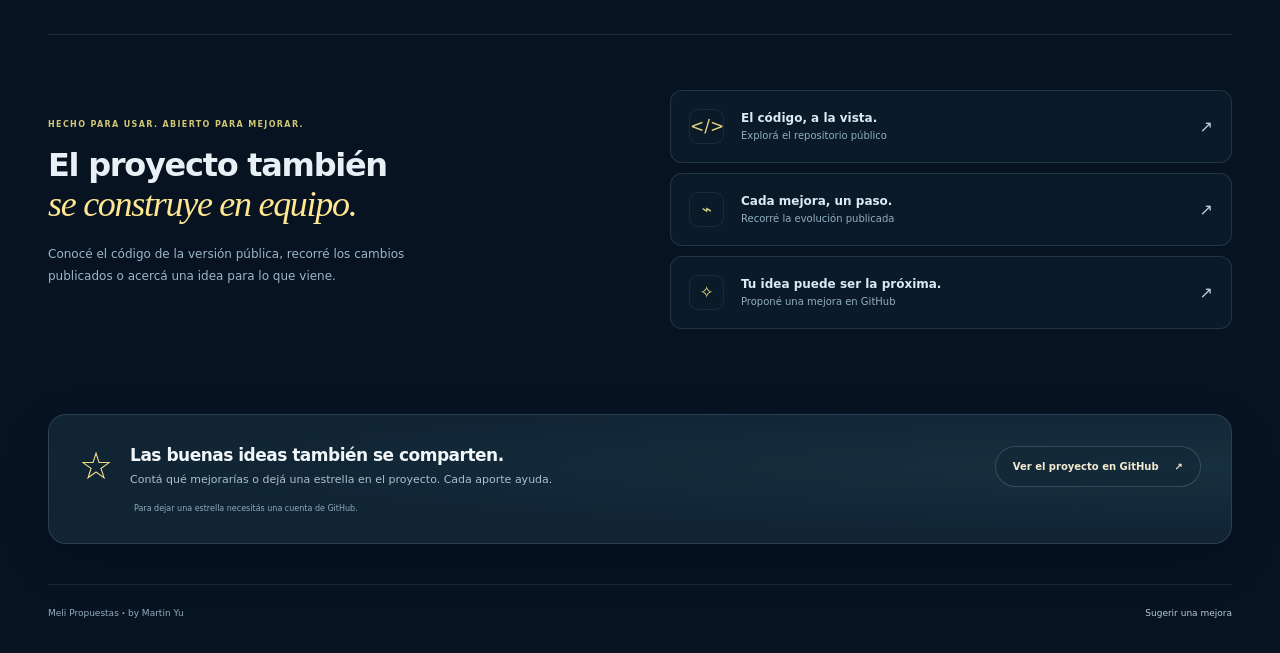
<file: inicial/index.html>
<!doctype html>
<html lang="es-AR">
<head>
  <meta charset="utf-8">
  <meta name="public-surface" content="initial">
  <meta http-equiv="Content-Security-Policy" content="default-src 'self'; script-src 'self'; style-src 'self'; img-src 'self' data: blob:; font-src 'self' data:; connect-src 'none'; object-src 'none'; base-uri 'none'; form-action 'none'">
  <meta name="viewport" content="width=device-width, initial-scale=1">
  <meta name="referrer" content="no-referrer">
  <meta name="theme-color" content="#ffe600">
  <meta name="description" content="Creá una propuesta comercial con tus condiciones y descargala en PDF. Versión inicial de acceso libre de Meli Propuestas, by Martin Yu.">
  <title>Meli Propuestas · Versión inicial</title>
  <link rel="stylesheet" href="./demo.css?v=20261111-fast2">
  <link rel="stylesheet" href="./onboarding.css?v=20261107-focus1">
  <link rel="stylesheet" href="./workspace-theme.css?v=20261107-continuidad1">
  <link rel="stylesheet" href="./continuidad.css?v=20261107-portada1">
  <script src="./pdf.js" defer></script>
  <script src="./presets.js?v=20261126-rounds" defer></script>
  <script src="./rates.js?v=20261126-rounds" defer></script>
  <script src="./demo.js?v=20261126-rounds" defer></script>
  <script src="./fast.js?v=20261126-rounds" defer></script>
<script src="./onboarding.js?v=20261107-continuidad1" defer></script>
</head>
<body>
  <a class="skip-link" href="#generador">Ir al generador</a>
  <header class="site-header">
    <a class="brand" href="../" aria-label="Meli Propuestas, portada e historia">
      <img class="mp-official-logo" src="./logo.png" width="1049" height="426" alt="Mercado Pago">
      <span>Meli<br><strong>Propuestas</strong></span>
    </a>
    <nav aria-label="Navegación principal"><a class="portal-home" href="../">Inicio</a><button id="openWelcome" class="welcome-reopen" type="button" disabled>Guía</button><a href="#alcance">Qué podés hacer</a><a href="https://github.com/hightechbusiness/meli-propuestas-by-martin-yu" target="_blank" rel="noopener noreferrer">GitHub <span aria-hidden="true">↗</span></a><a class="nav-cta extended-link" href="../equipo/">Herramientas para equipos <span aria-hidden="true">↗</span></a></nav>
  </header>

  <main id="inicio">
    <section class="hero connected-hero" aria-labelledby="hero-title">
      <div class="hero-copy-block"><p class="eyebrow"><span></span> DE LA IDEA A TU PRÓXIMO ACUERDO</p><h1 id="hero-title" tabindex="-1">Meli Propuestas.<br><span>Ideas que conectan.</span></h1><p class="hero-copy">Dale forma a esa próxima conversación.<br>Elegí tus condiciones y llevate una propuesta lista para compartir.</p><div class="hero-actions"><a class="hero-create" href="#generador">Crear mi propuesta <span aria-hidden="true">↗</span></a><span class="hero-language">PDF · Español o 中文</span></div><div class="edition-label"><span class="status-dot"></span> ACCESO LIBRE <small>Tus condiciones. Tu forma de proponer.</small></div><button id="workspaceMotionPause" class="workspace-motion-pause" type="button" aria-pressed="false" hidden>Pausar animación</button></div>
      <div class="hero-art" aria-hidden="true">
        <div class="hero-halo"></div><div class="hero-star star-one"></div><div class="hero-star star-two"></div><div class="hero-star star-three"></div>
        <svg class="hero-ribbon" viewBox="0 0 560 460" fill="none"><defs><linearGradient id="proposalLight" x1="20" y1="410" x2="540" y2="20" gradientUnits="userSpaceOnUse"><stop stop-color="#35c1e9" stop-opacity="0"/><stop offset=".35" stop-color="#69d7d9"/><stop offset=".73" stop-color="#ffe878"/><stop offset="1" stop-color="#fff9e0" stop-opacity="0"/></linearGradient></defs><path class="ribbon-glow" d="M-35 420C85 344 519 414 505 242C491 81 95 76 111 211C128 349 487 259 566 30"/><path class="ribbon-line" d="M-35 420C85 344 519 414 505 242C491 81 95 76 111 211C128 349 487 259 566 30"/><path class="ribbon-travel" pathLength="100" d="M-35 420C85 344 519 414 505 242C491 81 95 76 111 211C128 349 487 259 566 30"/></svg>
        <div class="hero-paper"><div class="hero-paper-top"><img src="./logo.png" alt="" width="1049" height="426"><span>PROPUESTA</span></div><p>Para tu próximo<br><em>gran acuerdo.</em></p><div class="hero-paper-chip">PENSADA PARA TU NEGOCIO</div><div class="hero-paper-lines"><span>Point <i>✦</i></span><span>QR <i>✦</i></span><span>Cuotas <i>✦</i></span></div><div class="hero-paper-bottom"><span>Clara. Personal. Compartible.</span><b>↗</b></div></div>
        <span class="hero-art-caption">UNA IDEA QUE ENCUENTRA SU FORMA</span>
      </div>
    </section>

    <details id="rateTablePanel" class="local-table">
      <summary><span class="local-table-mark" aria-hidden="true">▦</span><span class="local-table-heading">Mis condiciones Mercado Pago<small>Opcional: personalizá tus condiciones y financiación</small></span><span class="local-table-badge">Sólo en este navegador</span><span class="local-table-chevron" aria-hidden="true">⌄</span></summary>
      <div class="local-table-body">
        <div class="local-table-intro"><div><p class="eyebrow">TUS CONDICIONES, A MANO</p><h2>Prepará tu tabla una vez.</h2><p id="tableHelp">Esta tabla opcional guarda tus condiciones propias. Cargá valores base sin IVA y sus plazos; podés dejar vacíos los medios que no usás. Las condiciones de referencia se eligen desde el generador.</p></div><span class="local-table-stamp">Mercado Pago<br><strong>Cat. 1–5</strong></span></div>
        <ol class="local-table-steps"><li><b>1</b><span>Cargá o importá tus condiciones.</span></li><li><b>2</b><span>Guardá la tabla en este navegador.</span></li><li><b>3</b><span>Elegí categoría y qué medios mostrar.</span></li></ol>
        <p class="table-base-note">Tu tabla se carga <strong>sin IVA</strong>. El generador puede sumar el 21% al mostrar la propuesta; no lo cargues dos veces.</p>
        <div class="local-table-scroll" role="region" aria-label="Tus condiciones Mercado Pago por categoría" tabindex="0"><table class="local-rates-table"><caption>Completá sólo los medios y las categorías que necesites.</caption><thead><tr><th scope="col">Categoría</th><th scope="col">Débito</th><th scope="col">Prepaga</th><th scope="col">Crédito en un pago</th><th scope="col">QR</th></tr></thead><tbody>
<tr><th scope="row"><span class="local-category">Cat. 1</span></th><td><div class="local-rate-pair"><div><label for="table-c1-debit-rate">Tasa <span class="visually-hidden">de Cat. 1, débito, en porcentaje</span></label><div class="local-percent"><input id="table-c1-debit-rate" inputmode="decimal" maxlength="14" placeholder="0,00" autocomplete="off" aria-describedby="tableHelp"><span aria-hidden="true">%</span></div></div><div><label for="table-c1-debit-term">Acreditación <span class="visually-hidden">de Cat. 1, débito</span></label><input id="table-c1-debit-term" maxlength="40" placeholder="Plazo acordado" autocomplete="off" aria-describedby="tableHelp"></div></div></td><td><div class="local-rate-pair"><div><label for="table-c1-prepaid-rate">Tasa <span class="visually-hidden">de Cat. 1, prepaga, en porcentaje</span></label><div class="local-percent"><input id="table-c1-prepaid-rate" inputmode="decimal" maxlength="14" placeholder="0,00" autocomplete="off" aria-describedby="tableHelp"><span aria-hidden="true">%</span></div></div><div><label for="table-c1-prepaid-term">Acreditación <span class="visually-hidden">de Cat. 1, prepaga</span></label><input id="table-c1-prepaid-term" maxlength="40" placeholder="Plazo acordado" autocomplete="off" aria-describedby="tableHelp"></div></div></td><td><div class="local-rate-pair"><div><label for="table-c1-credit-rate">Tasa <span class="visually-hidden">de Cat. 1, crédito en un pago, en porcentaje</span></label><div class="local-percent"><input id="table-c1-credit-rate" inputmode="decimal" maxlength="14" placeholder="0,00" autocomplete="off" aria-describedby="tableHelp"><span aria-hidden="true">%</span></div></div><div><label for="table-c1-credit-term">Acreditación <span class="visually-hidden">de Cat. 1, crédito en un pago</span></label><input id="table-c1-credit-term" maxlength="40" placeholder="Plazo acordado" autocomplete="off" aria-describedby="tableHelp"></div></div></td><td><div class="local-rate-pair"><div><label for="table-c1-qr-rate">Tasa <span class="visually-hidden">de Cat. 1, QR, en porcentaje</span></label><div class="local-percent"><input id="table-c1-qr-rate" inputmode="decimal" maxlength="14" placeholder="0,00" autocomplete="off" aria-describedby="tableHelp"><span aria-hidden="true">%</span></div></div><div><label for="table-c1-qr-term">Acreditación <span class="visually-hidden">de Cat. 1, QR</span></label><input id="table-c1-qr-term" maxlength="40" placeholder="Plazo acordado" autocomplete="off" aria-describedby="tableHelp"></div></div></td></tr>
<tr><th scope="row"><span class="local-category">Cat. 2</span></th><td><div class="local-rate-pair"><div><label for="table-c2-debit-rate">Tasa <span class="visually-hidden">de Cat. 2, débito, en porcentaje</span></label><div class="local-percent"><input id="table-c2-debit-rate" inputmode="decimal" maxlength="14" placeholder="0,00" autocomplete="off" aria-describedby="tableHelp"><span aria-hidden="true">%</span></div></div><div><label for="table-c2-debit-term">Acreditación <span class="visually-hidden">de Cat. 2, débito</span></label><input id="table-c2-debit-term" maxlength="40" placeholder="Plazo acordado" autocomplete="off" aria-describedby="tableHelp"></div></div></td><td><div class="local-rate-pair"><div><label for="table-c2-prepaid-rate">Tasa <span class="visually-hidden">de Cat. 2, prepaga, en porcentaje</span></label><div class="local-percent"><input id="table-c2-prepaid-rate" inputmode="decimal" maxlength="14" placeholder="0,00" autocomplete="off" aria-describedby="tableHelp"><span aria-hidden="true">%</span></div></div><div><label for="table-c2-prepaid-term">Acreditación <span class="visually-hidden">de Cat. 2, prepaga</span></label><input id="table-c2-prepaid-term" maxlength="40" placeholder="Plazo acordado" autocomplete="off" aria-describedby="tableHelp"></div></div></td><td><div class="local-rate-pair"><div><label for="table-c2-credit-rate">Tasa <span class="visually-hidden">de Cat. 2, crédito en un pago, en porcentaje</span></label><div class="local-percent"><input id="table-c2-credit-rate" inputmode="decimal" maxlength="14" placeholder="0,00" autocomplete="off" aria-describedby="tableHelp"><span aria-hidden="true">%</span></div></div><div><label for="table-c2-credit-term">Acreditación <span class="visually-hidden">de Cat. 2, crédito en un pago</span></label><input id="table-c2-credit-term" maxlength="40" placeholder="Plazo acordado" autocomplete="off" aria-describedby="tableHelp"></div></div></td><td><div class="local-rate-pair"><div><label for="table-c2-qr-rate">Tasa <span class="visually-hidden">de Cat. 2, QR, en porcentaje</span></label><div class="local-percent"><input id="table-c2-qr-rate" inputmode="decimal" maxlength="14" placeholder="0,00" autocomplete="off" aria-describedby="tableHelp"><span aria-hidden="true">%</span></div></div><div><label for="table-c2-qr-term">Acreditación <span class="visually-hidden">de Cat. 2, QR</span></label><input id="table-c2-qr-term" maxlength="40" placeholder="Plazo acordado" autocomplete="off" aria-describedby="tableHelp"></div></div></td></tr>
<tr><th scope="row"><span class="local-category">Cat. 3</span></th><td><div class="local-rate-pair"><div><label for="table-c3-debit-rate">Tasa <span class="visually-hidden">de Cat. 3, débito, en porcentaje</span></label><div class="local-percent"><input id="table-c3-debit-rate" inputmode="decimal" maxlength="14" placeholder="0,00" autocomplete="off" aria-describedby="tableHelp"><span aria-hidden="true">%</span></div></div><div><label for="table-c3-debit-term">Acreditación <span class="visually-hidden">de Cat. 3, débito</span></label><input id="table-c3-debit-term" maxlength="40" placeholder="Plazo acordado" autocomplete="off" aria-describedby="tableHelp"></div></div></td><td><div class="local-rate-pair"><div><label for="table-c3-prepaid-rate">Tasa <span class="visually-hidden">de Cat. 3, prepaga, en porcentaje</span></label><div class="local-percent"><input id="table-c3-prepaid-rate" inputmode="decimal" maxlength="14" placeholder="0,00" autocomplete="off" aria-describedby="tableHelp"><span aria-hidden="true">%</span></div></div><div><label for="table-c3-prepaid-term">Acreditación <span class="visually-hidden">de Cat. 3, prepaga</span></label><input id="table-c3-prepaid-term" maxlength="40" placeholder="Plazo acordado" autocomplete="off" aria-describedby="tableHelp"></div></div></td><td><div class="local-rate-pair"><div><label for="table-c3-credit-rate">Tasa <span class="visually-hidden">de Cat. 3, crédito en un pago, en porcentaje</span></label><div class="local-percent"><input id="table-c3-credit-rate" inputmode="decimal" maxlength="14" placeholder="0,00" autocomplete="off" aria-describedby="tableHelp"><span aria-hidden="true">%</span></div></div><div><label for="table-c3-credit-term">Acreditación <span class="visually-hidden">de Cat. 3, crédito en un pago</span></label><input id="table-c3-credit-term" maxlength="40" placeholder="Plazo acordado" autocomplete="off" aria-describedby="tableHelp"></div></div></td><td><div class="local-rate-pair"><div><label for="table-c3-qr-rate">Tasa <span class="visually-hidden">de Cat. 3, QR, en porcentaje</span></label><div class="local-percent"><input id="table-c3-qr-rate" inputmode="decimal" maxlength="14" placeholder="0,00" autocomplete="off" aria-describedby="tableHelp"><span aria-hidden="true">%</span></div></div><div><label for="table-c3-qr-term">Acreditación <span class="visually-hidden">de Cat. 3, QR</span></label><input id="table-c3-qr-term" maxlength="40" placeholder="Plazo acordado" autocomplete="off" aria-describedby="tableHelp"></div></div></td></tr>
<tr><th scope="row"><span class="local-category">Cat. 4</span></th><td><div class="local-rate-pair"><div><label for="table-c4-debit-rate">Tasa <span class="visually-hidden">de Cat. 4, débito, en porcentaje</span></label><div class="local-percent"><input id="table-c4-debit-rate" inputmode="decimal" maxlength="14" placeholder="0,00" autocomplete="off" aria-describedby="tableHelp"><span aria-hidden="true">%</span></div></div><div><label for="table-c4-debit-term">Acreditación <span class="visually-hidden">de Cat. 4, débito</span></label><input id="table-c4-debit-term" maxlength="40" placeholder="Plazo acordado" autocomplete="off" aria-describedby="tableHelp"></div></div></td><td><div class="local-rate-pair"><div><label for="table-c4-prepaid-rate">Tasa <span class="visually-hidden">de Cat. 4, prepaga, en porcentaje</span></label><div class="local-percent"><input id="table-c4-prepaid-rate" inputmode="decimal" maxlength="14" placeholder="0,00" autocomplete="off" aria-describedby="tableHelp"><span aria-hidden="true">%</span></div></div><div><label for="table-c4-prepaid-term">Acreditación <span class="visually-hidden">de Cat. 4, prepaga</span></label><input id="table-c4-prepaid-term" maxlength="40" placeholder="Plazo acordado" autocomplete="off" aria-describedby="tableHelp"></div></div></td><td><div class="local-rate-pair"><div><label for="table-c4-credit-rate">Tasa <span class="visually-hidden">de Cat. 4, crédito en un pago, en porcentaje</span></label><div class="local-percent"><input id="table-c4-credit-rate" inputmode="decimal" maxlength="14" placeholder="0,00" autocomplete="off" aria-describedby="tableHelp"><span aria-hidden="true">%</span></div></div><div><label for="table-c4-credit-term">Acreditación <span class="visually-hidden">de Cat. 4, crédito en un pago</span></label><input id="table-c4-credit-term" maxlength="40" placeholder="Plazo acordado" autocomplete="off" aria-describedby="tableHelp"></div></div></td><td><div class="local-rate-pair"><div><label for="table-c4-qr-rate">Tasa <span class="visually-hidden">de Cat. 4, QR, en porcentaje</span></label><div class="local-percent"><input id="table-c4-qr-rate" inputmode="decimal" maxlength="14" placeholder="0,00" autocomplete="off" aria-describedby="tableHelp"><span aria-hidden="true">%</span></div></div><div><label for="table-c4-qr-term">Acreditación <span class="visually-hidden">de Cat. 4, QR</span></label><input id="table-c4-qr-term" maxlength="40" placeholder="Plazo acordado" autocomplete="off" aria-describedby="tableHelp"></div></div></td></tr>
<tr><th scope="row"><span class="local-category">Cat. 5</span></th><td><div class="local-rate-pair"><div><label for="table-c5-debit-rate">Tasa <span class="visually-hidden">de Cat. 5, débito, en porcentaje</span></label><div class="local-percent"><input id="table-c5-debit-rate" inputmode="decimal" maxlength="14" placeholder="0,00" autocomplete="off" aria-describedby="tableHelp"><span aria-hidden="true">%</span></div></div><div><label for="table-c5-debit-term">Acreditación <span class="visually-hidden">de Cat. 5, débito</span></label><input id="table-c5-debit-term" maxlength="40" placeholder="Plazo acordado" autocomplete="off" aria-describedby="tableHelp"></div></div></td><td><div class="local-rate-pair"><div><label for="table-c5-prepaid-rate">Tasa <span class="visually-hidden">de Cat. 5, prepaga, en porcentaje</span></label><div class="local-percent"><input id="table-c5-prepaid-rate" inputmode="decimal" maxlength="14" placeholder="0,00" autocomplete="off" aria-describedby="tableHelp"><span aria-hidden="true">%</span></div></div><div><label for="table-c5-prepaid-term">Acreditación <span class="visually-hidden">de Cat. 5, prepaga</span></label><input id="table-c5-prepaid-term" maxlength="40" placeholder="Plazo acordado" autocomplete="off" aria-describedby="tableHelp"></div></div></td><td><div class="local-rate-pair"><div><label for="table-c5-credit-rate">Tasa <span class="visually-hidden">de Cat. 5, crédito en un pago, en porcentaje</span></label><div class="local-percent"><input id="table-c5-credit-rate" inputmode="decimal" maxlength="14" placeholder="0,00" autocomplete="off" aria-describedby="tableHelp"><span aria-hidden="true">%</span></div></div><div><label for="table-c5-credit-term">Acreditación <span class="visually-hidden">de Cat. 5, crédito en un pago</span></label><input id="table-c5-credit-term" maxlength="40" placeholder="Plazo acordado" autocomplete="off" aria-describedby="tableHelp"></div></div></td><td><div class="local-rate-pair"><div><label for="table-c5-qr-rate">Tasa <span class="visually-hidden">de Cat. 5, QR, en porcentaje</span></label><div class="local-percent"><input id="table-c5-qr-rate" inputmode="decimal" maxlength="14" placeholder="0,00" autocomplete="off" aria-describedby="tableHelp"><span aria-hidden="true">%</span></div></div><div><label for="table-c5-qr-term">Acreditación <span class="visually-hidden">de Cat. 5, QR</span></label><input id="table-c5-qr-term" maxlength="40" placeholder="Plazo acordado" autocomplete="off" aria-describedby="tableHelp"></div></div></td></tr>
<tr hidden><th scope="row"><span class="local-category">Cat. 6</span></th><td><div class="local-rate-pair"><div><label for="table-c6-debit-rate">Tasa <span class="visually-hidden">de Cat. 6, débito, en porcentaje</span></label><div class="local-percent"><input id="table-c6-debit-rate" inputmode="decimal" maxlength="14" placeholder="0,00" autocomplete="off" aria-describedby="tableHelp"><span aria-hidden="true">%</span></div></div><div><label for="table-c6-debit-term">Acreditación <span class="visually-hidden">de Cat. 6, débito</span></label><input id="table-c6-debit-term" maxlength="40" placeholder="Plazo acordado" autocomplete="off" aria-describedby="tableHelp"></div></div></td><td><div class="local-rate-pair"><div><label for="table-c6-prepaid-rate">Tasa <span class="visually-hidden">de Cat. 6, prepaga, en porcentaje</span></label><div class="local-percent"><input id="table-c6-prepaid-rate" inputmode="decimal" maxlength="14" placeholder="0,00" autocomplete="off" aria-describedby="tableHelp"><span aria-hidden="true">%</span></div></div><div><label for="table-c6-prepaid-term">Acreditación <span class="visually-hidden">de Cat. 6, prepaga</span></label><input id="table-c6-prepaid-term" maxlength="40" placeholder="Plazo acordado" autocomplete="off" aria-describedby="tableHelp"></div></div></td><td><div class="local-rate-pair"><div><label for="table-c6-credit-rate">Tasa <span class="visually-hidden">de Cat. 6, crédito en un pago, en porcentaje</span></label><div class="local-percent"><input id="table-c6-credit-rate" inputmode="decimal" maxlength="14" placeholder="0,00" autocomplete="off" aria-describedby="tableHelp"><span aria-hidden="true">%</span></div></div><div><label for="table-c6-credit-term">Acreditación <span class="visually-hidden">de Cat. 6, crédito en un pago</span></label><input id="table-c6-credit-term" maxlength="40" placeholder="Plazo acordado" autocomplete="off" aria-describedby="tableHelp"></div></div></td><td><div class="local-rate-pair"><div><label for="table-c6-qr-rate">Tasa <span class="visually-hidden">de Cat. 6, QR, en porcentaje</span></label><div class="local-percent"><input id="table-c6-qr-rate" inputmode="decimal" maxlength="14" placeholder="0,00" autocomplete="off" aria-describedby="tableHelp"><span aria-hidden="true">%</span></div></div><div><label for="table-c6-qr-term">Acreditación <span class="visually-hidden">de Cat. 6, QR</span></label><input id="table-c6-qr-term" maxlength="40" placeholder="Plazo acordado" autocomplete="off" aria-describedby="tableHelp"></div></div></td></tr>
        </tbody></table></div>
        <p class="local-table-scroll-hint">En celular, deslizá la tabla para completar los cuatro medios.</p>
        <details id="customFinancingPanel" class="custom-financing-panel"><summary>Mi tabla de financiación</summary><p id="tableFinanceHelp" class="table-base-note">Cargá sólo el adicional de financiación de cada round, sin IVA. El generador sumará el procesamiento de crédito y aplicará IVA una sola vez si lo activás.</p><div class="local-table-scroll" role="region" aria-label="Tu financiación por round" tabindex="0"><table class="custom-finance-table"><caption>Adicionales propios de financiación, sin IVA.</caption><thead><tr><th scope="col">Round</th><th scope="col">2 cuotas</th><th scope="col">3 cuotas</th><th scope="col">6 cuotas</th><th scope="col">9 cuotas</th><th scope="col">12 cuotas</th><th scope="col">18 cuotas</th></tr></thead><tbody><tr><th scope="row">R3 new</th><td><label class="visually-hidden" for="table-fin-r3n-2">Financiación R3 new, 2 cuotas, sin IVA, en porcentaje</label><input id="table-fin-r3n-2" inputmode="decimal" maxlength="14" placeholder="0,00" autocomplete="off" aria-describedby="tableFinanceHelp"></td><td><label class="visually-hidden" for="table-fin-r3n-3">Financiación R3 new, 3 cuotas, sin IVA, en porcentaje</label><input id="table-fin-r3n-3" inputmode="decimal" maxlength="14" placeholder="0,00" autocomplete="off" aria-describedby="tableFinanceHelp"></td><td><label class="visually-hidden" for="table-fin-r3n-6">Financiación R3 new, 6 cuotas, sin IVA, en porcentaje</label><input id="table-fin-r3n-6" inputmode="decimal" maxlength="14" placeholder="0,00" autocomplete="off" aria-describedby="tableFinanceHelp"></td><td><label class="visually-hidden" for="table-fin-r3n-9">Financiación R3 new, 9 cuotas, sin IVA, en porcentaje</label><input id="table-fin-r3n-9" inputmode="decimal" maxlength="14" placeholder="0,00" autocomplete="off" aria-describedby="tableFinanceHelp"></td><td><label class="visually-hidden" for="table-fin-r3n-12">Financiación R3 new, 12 cuotas, sin IVA, en porcentaje</label><input id="table-fin-r3n-12" inputmode="decimal" maxlength="14" placeholder="0,00" autocomplete="off" aria-describedby="tableFinanceHelp"></td><td><label class="visually-hidden" for="table-fin-r3n-18">Financiación R3 new, 18 cuotas, sin IVA, en porcentaje</label><input id="table-fin-r3n-18" inputmode="decimal" maxlength="14" placeholder="0,00" autocomplete="off" aria-describedby="tableFinanceHelp"></td></tr><tr><th scope="row">R5</th><td><label class="visually-hidden" for="table-fin-r5-2">Financiación R5, 2 cuotas, sin IVA, en porcentaje</label><input id="table-fin-r5-2" inputmode="decimal" maxlength="14" placeholder="0,00" autocomplete="off" aria-describedby="tableFinanceHelp"></td><td><label class="visually-hidden" for="table-fin-r5-3">Financiación R5, 3 cuotas, sin IVA, en porcentaje</label><input id="table-fin-r5-3" inputmode="decimal" maxlength="14" placeholder="0,00" autocomplete="off" aria-describedby="tableFinanceHelp"></td><td><label class="visually-hidden" for="table-fin-r5-6">Financiación R5, 6 cuotas, sin IVA, en porcentaje</label><input id="table-fin-r5-6" inputmode="decimal" maxlength="14" placeholder="0,00" autocomplete="off" aria-describedby="tableFinanceHelp"></td><td><label class="visually-hidden" for="table-fin-r5-9">Financiación R5, 9 cuotas, sin IVA, en porcentaje</label><input id="table-fin-r5-9" inputmode="decimal" maxlength="14" placeholder="0,00" autocomplete="off" aria-describedby="tableFinanceHelp"></td><td><label class="visually-hidden" for="table-fin-r5-12">Financiación R5, 12 cuotas, sin IVA, en porcentaje</label><input id="table-fin-r5-12" inputmode="decimal" maxlength="14" placeholder="0,00" autocomplete="off" aria-describedby="tableFinanceHelp"></td><td><label class="visually-hidden" for="table-fin-r5-18">Financiación R5, 18 cuotas, sin IVA, en porcentaje</label><input id="table-fin-r5-18" inputmode="decimal" maxlength="14" placeholder="0,00" autocomplete="off" aria-describedby="tableFinanceHelp"></td></tr></tbody></table></div></details>
        <div class="local-table-actions"><button id="saveRateTable" type="button" class="table-button table-button-primary">Guardar mi tabla</button><button id="applyRateTable" type="button" class="table-button">Aplicar tabla guardada</button><span class="table-action-spacer"></span><button id="exportRateTable" type="button" class="table-button table-button-quiet">Descargar mi tabla</button><button id="importRateTable" type="button" class="table-button table-button-quiet">Importar mi tabla</button><button id="exportLegacyTable" type="button" class="table-button table-button-quiet" hidden>Descargar respaldo anterior</button><input id="rateTableFile" type="file" accept="application/json,.json" aria-label="Importar tu tabla desde un archivo JSON" hidden></div>
        <p id="tableStatus" class="table-status" role="status" aria-live="polite"></p>
        <p class="local-table-note">Guardar actualiza únicamente tu tabla local. Editar una propuesta no cambia esa tabla. La copia JSON contiene tus tasas y plazos; no incluye comercios, asesores ni contactos. Compartila sólo con quien corresponda.</p>
      </div>
    </details>

    <div class="mode-switch" role="tablist" aria-label="Elegí cómo trabajar"><button type="button" role="tab" class="mode-tab is-on" data-inicial-mode="fast" aria-selected="true">⚡ Modo Fast <small>Todas las tasas en un flyer</small></button><button type="button" role="tab" class="mode-tab" data-inicial-mode="expert" aria-selected="false">Modo experto <small>Propuesta a medida</small></button></div>
    <section id="fastInicial" class="workspace fast-public" aria-label="Modo Fast"><div id="fastPublicRoot"></div></section>
<section id="generador" class="workspace" aria-label="Crear tu propuesta">
      <div class="editor panel">
        <div class="panel-heading"><span class="step">01</span><div><h2>Dale tu toque</h2><p>Tu información, tus condiciones.</p></div><span class="local-pill">En tu navegador</span></div>
        <form id="demoForm" novalidate>
          <div class="field"><label for="business">Nombre del comercio <span class="optional">opcional</span></label><input id="business" maxlength="60" placeholder="Comercio o cliente" autocomplete="off"><span id="businessError" class="field-error"></span></div>
          <div class="field-pair"><div class="field"><label for="adviser">Nombre del asesor <span class="optional">opcional</span></label><input id="adviser" maxlength="48" placeholder="Tu nombre" autocomplete="off"><span id="adviserError" class="field-error"></span></div><div class="field"><label for="contact">Contacto <span class="optional">opcional</span></label><input id="contact" maxlength="80" placeholder="Email o teléfono" autocomplete="off"><span id="contactError" class="field-error"></span></div></div>
          <div class="field"><label for="proposalLanguage">Idioma de la propuesta</label><select id="proposalLanguage" aria-describedby="proposalLanguageHelp"><option value="es" selected>Español</option><option value="zh-CN">中文（简体） · Chino simplificado</option></select><small id="proposalLanguageHelp">El editor sigue en español. La vista previa y el PDF salen en un solo idioma. Los textos y plazos personalizados se comparten como los escribís; completalos en el idioma elegido.</small><span id="proposalLanguageError" class="field-error"></span></div>
          <div class="field"><label for="sourceMode">Condiciones para esta propuesta</label><select id="sourceMode"><option value="presets" selected>Condiciones de referencia</option><option value="custom">Mi tabla guardada</option></select><span id="sourceModeError" class="field-error"></span></div>
          <div class="field-pair"><div class="field"><label for="category">Categoría de tu propuesta</label><select id="category" aria-describedby="categoryHelp"><option value="c1" selected>Cat. 1</option><option value="c2">Cat. 2</option><option value="c3">Cat. 3</option><option value="c4">Cat. 4</option><option value="c5">Cat. 5</option></select><span id="categoryError" class="field-error"></span></div><div class="field"><label for="province">Provincia</label><select id="province" aria-describedby="provinceHelp"><option value="">Elegí una provincia</option></select><small id="provinceHelp">Ajusta las condiciones de referencia de esta propuesta.</small><span id="provinceError" class="field-error"></span></div></div>
          <div class="field"><label for="release">Plazo de acreditación Point</label><select id="release" aria-describedby="releaseHelp"><option value="">Elegí un plazo</option></select><small id="releaseHelp">El plazo puede cambiar la tasa de cada medio.</small><span id="releaseError" class="field-error"></span></div>
          <p id="releaseDescription" class="release-description"></p>
          <p id="categoryHelp" class="category-help">Elegir categoría, provincia y plazo carga sus condiciones. Estos datos internos no aparecen en el PDF. Para Cat. 6 y tasas especiales, <a href="../equipo/">conocé las herramientas del equipo</a>.</p>
          <p id="rateOriginHint" class="rate-origin" role="status" aria-live="polite">Usá las condiciones de referencia o elegí tu tabla guardada; podés ajustar cada medio para esta propuesta.</p>
          <fieldset id="proposalItems" class="proposal-items" aria-describedby="itemsHelp itemsError">
            <legend>Medios que querés mostrar</legend>
            <p id="itemsHelp" class="items-help">Mostrá sólo lo que le sirve a este comercio. Podés ajustar cada tasa y plazo sin cambiar tu tabla guardada.</p>
            <div class="proposal-item-grid">
              <article id="item-debit" class="proposal-item" data-method="debit" data-enabled="true">
                <div class="proposal-item-heading"><label for="show-debit" class="method-toggle"><input id="show-debit" type="checkbox" aria-controls="itemFields-debit" checked><span><span class="visually-hidden">Mostrar </span>Débito</span></label><span class="method-chip">Point</span></div>
                <div id="itemFields-debit" class="item-fields"><div class="field"><label for="rate-debit">Tasa de débito</label><div class="item-rate-input"><input id="rate-debit" placeholder="0,00" inputmode="decimal" maxlength="14" autocomplete="off" aria-describedby="rate-debitError" required><span aria-hidden="true">%</span></div><span id="rate-debitError" class="field-error"></span></div><div class="field"><label for="settlement-debit">Acreditación de débito</label><input id="settlement-debit" maxlength="40" placeholder="Plazo acordado" autocomplete="off" aria-describedby="settlement-debitError" required><span id="settlement-debitError" class="field-error"></span></div></div>
                <small id="itemStatus-debit" class="item-status">Tasa y plazo personalizables para esta propuesta.</small>
              </article>
              <article id="item-prepaid" class="proposal-item" data-method="prepaid" data-enabled="true">
                <div class="proposal-item-heading"><label for="show-prepaid" class="method-toggle"><input id="show-prepaid" type="checkbox" aria-controls="itemFields-prepaid" checked><span><span class="visually-hidden">Mostrar </span>Prepaga</span></label><span class="method-chip">Point</span></div>
                <div id="itemFields-prepaid" class="item-fields"><div class="field"><label for="rate-prepaid">Tasa de prepaga</label><div class="item-rate-input"><input id="rate-prepaid" placeholder="0,00" inputmode="decimal" maxlength="14" autocomplete="off" aria-describedby="rate-prepaidError" required><span aria-hidden="true">%</span></div><span id="rate-prepaidError" class="field-error"></span></div><div class="field"><label for="settlement-prepaid">Acreditación de prepaga</label><input id="settlement-prepaid" maxlength="40" placeholder="Plazo acordado" autocomplete="off" aria-describedby="settlement-prepaidError" required><span id="settlement-prepaidError" class="field-error"></span></div></div>
                <small id="itemStatus-prepaid" class="item-status">Tasa y plazo personalizables para esta propuesta.</small>
              </article>
              <article id="item-credit" class="proposal-item" data-method="credit" data-enabled="true">
                <div class="proposal-item-heading"><label for="show-credit" class="method-toggle"><input id="show-credit" type="checkbox" aria-controls="itemFields-credit" checked><span><span class="visually-hidden">Mostrar </span>Crédito en un pago</span></label><span class="method-chip">Point</span></div>
                <div id="itemFields-credit" class="item-fields"><div class="field"><label for="rate-credit">Tasa de crédito en un pago</label><div class="item-rate-input"><input id="rate-credit" placeholder="0,00" inputmode="decimal" maxlength="14" autocomplete="off" aria-describedby="rate-creditError" required><span aria-hidden="true">%</span></div><span id="rate-creditError" class="field-error"></span></div><div class="field"><label for="settlement-credit">Acreditación de crédito en un pago</label><input id="settlement-credit" maxlength="40" placeholder="Plazo acordado" autocomplete="off" aria-describedby="settlement-creditError" required><span id="settlement-creditError" class="field-error"></span></div></div>
                <small id="itemStatus-credit" class="item-status">Tasa y plazo personalizables para esta propuesta.</small>
              </article>
              <article id="item-qr" class="proposal-item" data-method="qr" data-enabled="false">
                <div class="proposal-item-heading"><label for="show-qr" class="method-toggle"><input id="show-qr" type="checkbox" aria-controls="itemFields-qr"><span><span class="visually-hidden">Mostrar </span>QR</span></label><span class="method-chip">Tasa QR</span></div>
                <div class="field qr-condition-field"><label for="qrCondition">Condición de cobro QR</label><select id="qrCondition" aria-describedby="qrConditionHelp" disabled><option value="">Elegí una condición QR</option></select><small id="qrConditionHelp">Elegí el medio y su plazo; la tasa QR se puede ajustar abajo.</small><span id="qrConditionError" class="field-error"></span></div>
                <div id="itemFields-qr" class="item-fields"><div class="field"><label for="rate-qr">Tasa de QR</label><div class="item-rate-input"><input id="rate-qr" placeholder="0,00" inputmode="decimal" maxlength="14" autocomplete="off" aria-describedby="rate-qrError" required disabled><span aria-hidden="true">%</span></div><span id="rate-qrError" class="field-error"></span></div><div class="field"><label for="settlement-qr">Acreditación de QR</label><input id="settlement-qr" maxlength="40" placeholder="Plazo acordado" autocomplete="off" aria-describedby="settlement-qrError" required disabled><span id="settlement-qrError" class="field-error"></span></div></div>
                <small id="itemStatus-qr" class="item-status">Activá QR para informar su tasa y plazo. No genera un código QR.</small>
              </article>
            </div>
            <span id="itemsError" class="field-error" role="alert"></span>
          </fieldset>
          <fieldset id="financingOptions" class="financing-options" aria-describedby="financingHelp financingError"><legend>Financiación en cuotas</legend><label class="method-toggle" for="showFinancing"><input id="showFinancing" type="checkbox" aria-controls="financingFields" checked><span>Mostrar financiación en cuotas</span></label><div id="financingFields"><div class="field financing-round"><label for="round">Round de financiación</label><select id="round"><option value="">Elegí un round</option></select><span id="roundError" class="field-error"></span></div><p id="financingHelp" class="financing-help">Cada valor es un <strong>adicional de financiación sin IVA</strong>. El costo total suma el procesamiento de crédito más ese adicional y aplica IVA una sola vez. Si ocultás crédito en un pago y mostrás cuotas, su tasa y plazo siguen siendo necesarios para calcularlas.</p><fieldset class="installment-choices"><legend>Cuotas que querés mostrar</legend><div class="installment-choice-grid"><article class="installment-choice"><label class="method-toggle" for="installment-2"><input id="installment-2" type="checkbox" checked><span>2 cuotas</span></label><div class="field"><label for="fin-rate-2">Adicional de 2 cuotas <span class="optional">sin IVA</span></label><div class="item-rate-input"><input id="fin-rate-2" inputmode="decimal" maxlength="14" placeholder="0,00" autocomplete="off" aria-describedby="fin-rate-2Error financingHelp"><span aria-hidden="true">%</span></div><span id="fin-rate-2Error" class="field-error"></span></div></article><article class="installment-choice"><label class="method-toggle" for="installment-3"><input id="installment-3" type="checkbox" checked><span>3 cuotas</span></label><div class="field"><label for="fin-rate-3">Adicional de 3 cuotas <span class="optional">sin IVA</span></label><div class="item-rate-input"><input id="fin-rate-3" inputmode="decimal" maxlength="14" placeholder="0,00" autocomplete="off" aria-describedby="fin-rate-3Error financingHelp"><span aria-hidden="true">%</span></div><span id="fin-rate-3Error" class="field-error"></span></div></article><article class="installment-choice"><label class="method-toggle" for="installment-6"><input id="installment-6" type="checkbox" checked><span>6 cuotas</span></label><div class="field"><label for="fin-rate-6">Adicional de 6 cuotas <span class="optional">sin IVA</span></label><div class="item-rate-input"><input id="fin-rate-6" inputmode="decimal" maxlength="14" placeholder="0,00" autocomplete="off" aria-describedby="fin-rate-6Error financingHelp"><span aria-hidden="true">%</span></div><span id="fin-rate-6Error" class="field-error"></span></div></article><article class="installment-choice"><label class="method-toggle" for="installment-9"><input id="installment-9" type="checkbox" checked><span>9 cuotas</span></label><div class="field"><label for="fin-rate-9">Adicional de 9 cuotas <span class="optional">sin IVA</span></label><div class="item-rate-input"><input id="fin-rate-9" inputmode="decimal" maxlength="14" placeholder="0,00" autocomplete="off" aria-describedby="fin-rate-9Error financingHelp"><span aria-hidden="true">%</span></div><span id="fin-rate-9Error" class="field-error"></span></div></article><article class="installment-choice"><label class="method-toggle" for="installment-12"><input id="installment-12" type="checkbox" checked><span>12 cuotas</span></label><div class="field"><label for="fin-rate-12">Adicional de 12 cuotas <span class="optional">sin IVA</span></label><div class="item-rate-input"><input id="fin-rate-12" inputmode="decimal" maxlength="14" placeholder="0,00" autocomplete="off" aria-describedby="fin-rate-12Error financingHelp"><span aria-hidden="true">%</span></div><span id="fin-rate-12Error" class="field-error"></span></div></article><article class="installment-choice"><label class="method-toggle" for="installment-18"><input id="installment-18" type="checkbox" checked><span>18 cuotas</span></label><div class="field"><label for="fin-rate-18">Adicional de 18 cuotas <span class="optional">sin IVA</span></label><div class="item-rate-input"><input id="fin-rate-18" inputmode="decimal" maxlength="14" placeholder="0,00" autocomplete="off" aria-describedby="fin-rate-18Error financingHelp"><span aria-hidden="true">%</span></div><span id="fin-rate-18Error" class="field-error"></span></div></article></div></fieldset></div><span id="financingError" class="field-error" role="alert"></span></fieldset>
          <div class="iva-control"><label class="method-toggle" for="includeIVA"><input id="includeIVA" type="checkbox" aria-describedby="includeIVAHelp" checked><span>Mostrar tasas con IVA 21%</span></label><label class="method-toggle" for="showListRef"><input id="showListRef" type="checkbox" checked><span>Mostrar la tasa de lista (Cat. 1) tachada</span></label><p id="includeIVAHelp">Las tasas editables se cargan sin IVA. Al activarlo se suma el 21% una sola vez en la vista previa y el PDF.</p><span id="includeIVAError" class="field-error"></span></div>
          <div class="field"><label for="validUntil">Oferta válida hasta</label><input id="validUntil" type="date" aria-describedby="validUntilHelp" required><small id="validUntilHelp">Elegí la fecha límite de estas condiciones. Se muestra en la propuesta y en el PDF.</small><span id="validUntilError" class="field-error"></span></div>
          <div class="field"><label for="benefit">Condiciones de la propuesta <span class="optional">opcional</span></label><textarea id="benefit" rows="3" maxlength="110" placeholder="Vigencia y condiciones que quieras aclarar." aria-describedby="benefitHelp"></textarea><small id="benefitHelp">Indicá los alcances y hasta cuándo se mantiene la propuesta.</small><span id="benefitError" class="field-error"></span></div>
          <div class="proposal-generate-actions"><button id="downloadButton" class="primary-button" type="submit" disabled><svg viewBox="0 0 24 24" aria-hidden="true"><path d="M12 3v12m-4-4l4 4 4-4M4 16v4h16v-4"/></svg><span class="button-label">Crear propuesta PDF</span><span class="button-finish" aria-hidden="true">↗</span></button><button id="shareProposalButton" class="whatsapp-button" type="button" disabled><svg class="wa-icon" viewBox="0 0 24 24" aria-hidden="true" focusable="false"><path d="M17.472 14.382c-.297-.149-1.758-.867-2.03-.967-.273-.099-.471-.148-.67.15-.197.297-.767.966-.94 1.164-.173.199-.347.223-.644.075-.297-.15-1.255-.463-2.39-1.475-.883-.788-1.48-1.761-1.653-2.059-.173-.297-.018-.458.13-.606.134-.133.298-.347.446-.52.149-.174.198-.298.298-.497.099-.198.05-.371-.025-.52-.075-.149-.669-1.612-.916-2.207-.242-.579-.487-.5-.669-.51-.173-.008-.371-.01-.57-.01-.198 0-.52.074-.792.372-.272.297-1.04 1.016-1.04 2.479 0 1.462 1.065 2.875 1.213 3.074.149.198 2.096 3.2 5.077 4.487.709.306 1.262.489 1.694.625.712.227 1.36.195 1.871.118.571-.085 1.758-.719 2.006-1.413.248-.694.248-1.289.173-1.413-.074-.124-.272-.198-.57-.347m-5.421 7.403h-.004a9.87 9.87 0 0 1-5.031-1.378l-.361-.214-3.741.982.998-3.648-.235-.374a9.86 9.86 0 0 1-1.51-5.26c.001-5.45 4.436-9.884 9.888-9.884 2.64 0 5.122 1.03 6.988 2.898a9.825 9.825 0 0 1 2.893 6.994c-.003 5.45-4.437 9.884-9.885 9.884m8.413-18.297A11.815 11.815 0 0 0 12.05 0C5.495 0 .16 5.335.157 11.892c0 2.096.547 4.142 1.588 5.945L.057 24l6.305-1.654a11.882 11.882 0 0 0 5.683 1.448h.005c6.554 0 11.89-5.335 11.893-11.893a11.821 11.821 0 0 0-3.48-8.413Z"/></svg>Compartir propuesta por WhatsApp</button></div><p class="team-access"><a class="team-access-link" href="https://propuestas-que-conectan.pages.dev/" rel="noopener">Acceso al equipo &middot; Modo Fast con todas las tasas <span aria-hidden="true">&rarr;</span></a><small>Con tu cuenta @mercadolibre.com.</small></p>
          <p id="formStatus" class="form-status" role="status" aria-live="polite"></p>
        </form>
      </div>

      <div class="preview-area">
        <div class="preview-heading"><span><span class="step">02</span> Así se ve tu propuesta</span><span class="live-label"><i></i> Vista previa</span></div>
        <article id="proposalPreview" class="proposal" aria-label="Vista previa de tu propuesta">
          <div class="proposal-header"><div class="proposal-brand"><img id="proposalLogo" class="mp-official-logo" src="./logo.png" width="1049" height="426" alt="Mercado Pago"><span>Meli<br><strong>Propuestas</strong></span></div><span id="previewType" class="proposal-type">PROPUESTA</span></div>
          <div class="adviser-line"><strong id="previewAdviser">Tu nombre</strong><span id="previewContact"></span></div>
          <div class="proposal-content"><p id="previewEyebrow" class="proposal-eyebrow">PENSADA PARA TU NEGOCIO</p><h2 id="previewBusiness">Tu comercio</h2><p id="previewBenefit" class="proposal-message">Completá las condiciones que querés presentar.</p><p id="previewValidity" class="proposal-validity">Vigencia a completar</p>
            <div id="previewRates" class="proposal-rates" data-count="3"></div>
            <p id="previewEmpty" class="preview-empty" hidden>Elegí al menos un medio para mostrar sus condiciones.</p>
            <section id="previewFinancing" class="proposal-financing" aria-labelledby="previewFinancingTitle"><div class="proposal-financing-heading"><span aria-hidden="true">↗</span><h3 id="previewFinancingTitle">Cobrá también en cuotas</h3></div><div id="previewInstallments" class="preview-installments"></div></section>
            <p id="previewTaxScope" class="tax-scope-preview">Las tasas se muestran según la opción de IVA elegida.</p>
            <div class="proposal-bottom"><span class="small-check" aria-hidden="true">✓</span><span><span id="previewClosing">Una buena conversación</span><br><strong id="previewClosingStrong">empieza con una propuesta clara.</strong></span></div>
          </div>
          <footer class="proposal-footer"><p><span id="previewFooter">Condiciones informadas por el asesor.</span><br><span id="previewScope">Alcance y vigencia según el detalle de la propuesta.</span></p><span>Martin Yu</span></footer>
        </article>
        <p class="preview-caption">El PDF mantiene este diseño. Los datos se usan sólo para crear tu archivo.</p>
      </div>
    </section>

    <section id="downloadSuccess" class="success-panel" aria-labelledby="successTitle" hidden>
      <span class="success-icon" aria-hidden="true">✓</span><div><p class="eyebrow">TU PROPUESTA ESTÁ LISTA</p><h2 id="successTitle">Una buena idea, lista para compartir.</h2><p>Si trabajás con propuestas a diario, conocé las herramientas para equipos.</p></div><a class="secondary-button extended-link" href="../equipo/">Conocer el espacio del equipo <span aria-hidden="true">↗</span></a>
    <button id="shareSuccessButton" class="whatsapp-button" type="button"><svg class="wa-icon" viewBox="0 0 24 24" aria-hidden="true" focusable="false"><path d="M17.472 14.382c-.297-.149-1.758-.867-2.03-.967-.273-.099-.471-.148-.67.15-.197.297-.767.966-.94 1.164-.173.199-.347.223-.644.075-.297-.15-1.255-.463-2.39-1.475-.883-.788-1.48-1.761-1.653-2.059-.173-.297-.018-.458.13-.606.134-.133.298-.347.446-.52.149-.174.198-.298.298-.497.099-.198.05-.371-.025-.52-.075-.149-.669-1.612-.916-2.207-.242-.579-.487-.5-.669-.51-.173-.008-.371-.01-.57-.01-.198 0-.52.074-.792.372-.272.297-1.04 1.016-1.04 2.479 0 1.462 1.065 2.875 1.213 3.074.149.198 2.096 3.2 5.077 4.487.709.306 1.262.489 1.694.625.712.227 1.36.195 1.871.118.571-.085 1.758-.719 2.006-1.413.248-.694.248-1.289.173-1.413-.074-.124-.272-.198-.57-.347m-5.421 7.403h-.004a9.87 9.87 0 0 1-5.031-1.378l-.361-.214-3.741.982.998-3.648-.235-.374a9.86 9.86 0 0 1-1.51-5.26c.001-5.45 4.436-9.884 9.888-9.884 2.64 0 5.122 1.03 6.988 2.898a9.825 9.825 0 0 1 2.893 6.994c-.003 5.45-4.437 9.884-9.885 9.884m8.413-18.297A11.815 11.815 0 0 0 12.05 0C5.495 0 .16 5.335.157 11.892c0 2.096.547 4.142 1.588 5.945L.057 24l6.305-1.654a11.882 11.882 0 0 0 5.683 1.448h.005c6.554 0 11.89-5.335 11.893-11.893a11.821 11.821 0 0 0-3.48-8.413Z"/></svg>Compartir propuesta por WhatsApp</button></section>

    <section id="alcance" class="capabilities" aria-labelledby="capabilitiesTitle"><div class="journey-heading"><p class="eyebrow">ELEGÍ CÓMO TRABAJAR</p><h2 id="capabilitiesTitle">Una propuesta útil desde el primer día.</h2><p>La versión inicial es de acceso libre. El espacio del equipo reúne funciones para el trabajo comercial diario.</p></div><div class="comparison-scroll" role="region" aria-label="Comparación de funciones" tabindex="0"><table class="comparison-table"><caption>Qué podés gestionar en cada espacio</caption><thead><tr><th scope="col">Herramienta</th><th scope="col">Versión inicial <span>Acceso libre</span></th><th scope="col">Espacio del equipo <span>Acceso verificado</span></th></tr></thead><tbody><tr><th scope="row">Comercio, asesor y condiciones</th><td><span class="available">Sí</span> · Los completás vos</td><td><span class="available">Sí</span> · Personalizables</td></tr><tr><th scope="row">Condiciones Mercado Pago</th><td>Cat. 1–5 · Provincia, acreditación, Point y QR</td><td>Maestro interno y ajustes propios</td></tr><tr><th scope="row">Carga de tasas y plazos</th><td>Condiciones de referencia o tu tabla propia; ajustes editables</td><td>Condiciones del maestro y personalización</td></tr><tr><th scope="row">IVA 21%</th><td>Se suma una sola vez al activarlo</td><td>Cálculo configurable de impuestos</td></tr><tr><th scope="row">Archivos y diseño</th><td>PDF · Un diseño unificado</td><td>PNG y PDF · Más diseños</td></tr><tr><th scope="row">Idiomas</th><td>Español o chino · Editor en español</td><td>Español o chino</td></tr><tr><th scope="row">Medios que muestra la propuesta</th><td>Débito, prepaga, crédito y tasa QR · Casillas para mostrar u ocultar</td><td>Opcionales en cada propuesta</td></tr><tr><th scope="row">Financiación en cuotas</th><td>R3 new y R5 · 2, 3, 6, 9, 12 y 18 cuotas, con visibilidad y adicionales editables</td><td>Más condiciones y comparaciones</td></tr><tr><th scope="row">Guardar propuestas en la app</th><td>Descargás tu PDF</td><td>Guardado local en el navegador</td></tr></tbody></table></div><p class="comparison-hint">En pantallas pequeñas, deslizá la tabla para ver ambos espacios.</p><p class="scope-note">Las condiciones de referencia permiten empezar con Cat. 1 a Cat. 5 y financiación hasta R5. También podés guardar tu tabla propia en este perfil de navegador. Si compartís el perfil, compartís ese guardado. El PDF incluye sólo los medios y las cuotas activados, en español o chino, con logo de Mercado Pago y fecha de validez. Para Cat. 6, R5+ y otras condiciones especiales, usá las herramientas del equipo. QR informa condiciones de cobro; no genera una imagen de código QR.</p></section>

    <section id="recorrido" class="journey" aria-labelledby="journeyTitle"><div class="journey-heading"><p class="eyebrow">DE LA IDEA AL EQUIPO</p><h2 id="journeyTitle">Cada paso, un poco más simple.</h2><p>El proyecto crece alrededor de una misma idea: ayudar a comunicar mejor.</p></div><ol><li><span class="journey-number">01</span><h3>Una propuesta clara</h3><p>Elegí categoría, provincia y plazo; revisá tasas y cuotas y completá la vigencia de tu propuesta.</p></li><li><span class="journey-number">02</span><h3>Más herramientas</h3><p>El espacio del equipo incorpora diseños, idiomas y opciones para distintas conversaciones comerciales.</p></li><li><span class="journey-number">03</span><h3>Una mejora en equipo</h3><p>Compartí una idea, contá qué necesitás o ayudá a mejorar la herramienta desde GitHub.</p></li></ol></section>
    <section class="project-lab" aria-labelledby="projectTitle"><div><p class="eyebrow">HECHO PARA USAR. ABIERTO PARA MEJORAR.</p><h2 id="projectTitle">El proyecto también<br><em>se construye en equipo.</em></h2><p>Conocé el código de la versión pública, recorré los cambios publicados o acercá una idea para lo que viene.</p></div><div class="project-links"><a href="https://github.com/hightechbusiness/meli-propuestas-by-martin-yu" target="_blank" rel="noopener noreferrer"><span class="project-glyph" aria-hidden="true">&lt;/&gt;</span><span><strong>El código, a la vista.</strong><small>Explorá el repositorio público</small></span><b aria-hidden="true">↗</b></a><a href="https://github.com/hightechbusiness/meli-propuestas-by-martin-yu/commits/main/" target="_blank" rel="noopener noreferrer"><span class="project-glyph" aria-hidden="true">⌁</span><span><strong>Cada mejora, un paso.</strong><small>Recorré la evolución publicada</small></span><b aria-hidden="true">↗</b></a><a href="https://github.com/hightechbusiness/meli-propuestas-by-martin-yu/issues/new?template=mejora.md" target="_blank" rel="noopener noreferrer"><span class="project-glyph" aria-hidden="true">✧</span><span><strong>Tu idea puede ser la próxima.</strong><small>Proponé una mejora en GitHub</small></span><b aria-hidden="true">↗</b></a></div></section>
    <section class="community-banner"><div><span class="community-star" aria-hidden="true">☆</span><div><h2>Las buenas ideas también se comparten.</h2><p>Contá qué mejorarías o dejá una estrella en el proyecto. Cada aporte ayuda.</p></div></div><a href="https://github.com/hightechbusiness/meli-propuestas-by-martin-yu" target="_blank" rel="noopener noreferrer">Ver el proyecto en GitHub <span aria-hidden="true">↗</span></a><small>Para dejar una estrella necesitás una cuenta de GitHub.</small></section>
  </main>

  <footer class="site-footer"><span>Meli Propuestas <b>·</b> by Martin Yu</span><a href="mailto:ext_maryu@mercadolibre.com?subject=Sugiero%20una%20mejora%20-%20Meli%20Propuestas">Sugerir una mejora</a></footer>
  <dialog id="proposalShareDialog" class="proposal-share-dialog" aria-labelledby="proposalShareTitle" aria-describedby="proposalShareHelp">
    <div class="proposal-share-heading"><div><p class="eyebrow">TU PROPUESTA, LISTA PARA ENVIAR</p><h2 id="proposalShareTitle">Compartir propuesta por WhatsApp</h2></div><button id="shareProposalClose" class="proposal-share-close" type="button" aria-label="Cerrar y volver a la propuesta">×</button></div>
    <p id="proposalShareHelp">El PDF contiene las condiciones que elegiste. Revisá este mensaje antes de compartirlo con tu cliente.</p>
    <label class="proposal-share-label" for="shareProposalMessage">Mensaje para tu cliente</label><textarea id="shareProposalMessage" rows="7" maxlength="2000" spellcheck="true"></textarea>
    <p id="proposalShareStatus" class="proposal-share-status" role="status" aria-live="polite"></p>
    <button id="shareNativePDF" class="whatsapp-button" type="button" disabled hidden><svg class="wa-icon" viewBox="0 0 24 24" aria-hidden="true" focusable="false"><path d="M17.472 14.382c-.297-.149-1.758-.867-2.03-.967-.273-.099-.471-.148-.67.15-.197.297-.767.966-.94 1.164-.173.199-.347.223-.644.075-.297-.15-1.255-.463-2.39-1.475-.883-.788-1.48-1.761-1.653-2.059-.173-.297-.018-.458.13-.606.134-.133.298-.347.446-.52.149-.174.198-.298.298-.497.099-.198.05-.371-.025-.52-.075-.149-.669-1.612-.916-2.207-.242-.579-.487-.5-.669-.51-.173-.008-.371-.01-.57-.01-.198 0-.52.074-.792.372-.272.297-1.04 1.016-1.04 2.479 0 1.462 1.065 2.875 1.213 3.074.149.198 2.096 3.2 5.077 4.487.709.306 1.262.489 1.694.625.712.227 1.36.195 1.871.118.571-.085 1.758-.719 2.006-1.413.248-.694.248-1.289.173-1.413-.074-.124-.272-.198-.57-.347m-5.421 7.403h-.004a9.87 9.87 0 0 1-5.031-1.378l-.361-.214-3.741.982.998-3.648-.235-.374a9.86 9.86 0 0 1-1.51-5.26c.001-5.45 4.436-9.884 9.888-9.884 2.64 0 5.122 1.03 6.988 2.898a9.825 9.825 0 0 1 2.893 6.994c-.003 5.45-4.437 9.884-9.885 9.884m8.413-18.297A11.815 11.815 0 0 0 12.05 0C5.495 0 .16 5.335.157 11.892c0 2.096.547 4.142 1.588 5.945L.057 24l6.305-1.654a11.882 11.882 0 0 0 5.683 1.448h.005c6.554 0 11.89-5.335 11.893-11.893a11.821 11.821 0 0 0-3.48-8.413Z"/></svg>Compartir PDF y mensaje</button>
    <div class="proposal-share-fallback"><p>También podés hacerlo en dos pasos. El enlace de WhatsApp lleva el mensaje; el PDF se adjunta manualmente.</p><div class="proposal-share-steps"><button id="shareDownloadPDF" class="secondary-button" type="button" disabled>1. Descargar PDF</button><a id="shareOpenWhatsApp" class="whatsapp-button" target="_blank" rel="noopener noreferrer" aria-disabled="true"><svg class="wa-icon" viewBox="0 0 24 24" role="presentation" focusable="false"><path d="M17.472 14.382c-.297-.149-1.758-.867-2.03-.967-.273-.099-.471-.148-.67.15-.197.297-.767.966-.94 1.164-.173.199-.347.223-.644.075-.297-.15-1.255-.463-2.39-1.475-.883-.788-1.48-1.761-1.653-2.059-.173-.297-.018-.458.13-.606.134-.133.298-.347.446-.52.149-.174.198-.298.298-.497.099-.198.05-.371-.025-.52-.075-.149-.669-1.612-.916-2.207-.242-.579-.487-.5-.669-.51-.173-.008-.371-.01-.57-.01-.198 0-.52.074-.792.372-.272.297-1.04 1.016-1.04 2.479 0 1.462 1.065 2.875 1.213 3.074.149.198 2.096 3.2 5.077 4.487.709.306 1.262.489 1.694.625.712.227 1.36.195 1.871.118.571-.085 1.758-.719 2.006-1.413.248-.694.248-1.289.173-1.413-.074-.124-.272-.198-.57-.347m-5.421 7.403h-.004a9.87 9.87 0 0 1-5.031-1.378l-.361-.214-3.741.982.998-3.648-.235-.374a9.86 9.86 0 0 1-1.51-5.26c.001-5.45 4.436-9.884 9.888-9.884 2.64 0 5.122 1.03 6.988 2.898a9.825 9.825 0 0 1 2.893 6.994c-.003 5.45-4.437 9.884-9.885 9.884m8.413-18.297A11.815 11.815 0 0 0 12.05 0C5.495 0 .16 5.335.157 11.892c0 2.096.547 4.142 1.588 5.945L.057 24l6.305-1.654a11.882 11.882 0 0 0 5.683 1.448h.005c6.554 0 11.89-5.335 11.893-11.893a11.821 11.821 0 0 0-3.48-8.413Z"/></svg>2. Abrir WhatsApp con mensaje ↗</a></div><button id="shareCopyMessage" class="proposal-share-copy" type="button" disabled>Copiar mensaje</button></div>
  </dialog>
  <dialog id="starterWelcome" class="starter-welcome" aria-labelledby="welcomeTitle" aria-describedby="welcomeDescription" data-paused="false">
    <div class="starter-welcome-bg" aria-hidden="true"><div class="starter-welcome-stream"><div class="starter-welcome-copy"><span>Creamos valor para nuestros usuarios</span><span>Emprendemos tomando riesgos</span><span>Ejecutamos con excelencia</span><span>Estamos en beta continuo</span><span>Competimos en equipo para ganar</span><span>Damos el máximo y nos divertimos</span></div><div class="starter-welcome-copy"><span>Creamos valor para nuestros usuarios</span><span>Emprendemos tomando riesgos</span><span>Ejecutamos con excelencia</span><span>Estamos en beta continuo</span><span>Competimos en equipo para ganar</span><span>Damos el máximo y nos divertimos</span></div></div></div>
    <div class="starter-welcome-layout"><section class="starter-welcome-card">
      <div class="starter-cinema" aria-hidden="true"><svg viewBox="0 0 420 120" focusable="false"><path class="starter-cinema-arc" d="M42 108 C70 0 350 0 378 108"/><g class="starter-cinema-spark"><path d="M0-7 1.9-1.9 7 0 1.9 1.9 0 7-1.9 1.9-7 0-1.9-1.9Z"/></g></svg></div>
      <div class="starter-welcome-brand"><span class="starter-welcome-mark"><img class="mp-official-logo" src="./logo.png" width="1049" height="426" alt="Mercado Pago"></span><span>Meli<br><strong>Propuestas</strong></span></div>
      <p class="starter-welcome-kicker">UNA IDEA, MUCHAS POSIBILIDADES</p>
      <h2 id="welcomeTitle" tabindex="-1" autofocus>Tu próxima propuesta.<em>Más clara. Más tuya.</em></h2>
      <p id="welcomeDescription" class="starter-welcome-description">Tasas, financiación y vigencia con Mercado Pago. Armá tu PDF en español o chino.</p>
      <ol class="starter-welcome-steps"><li><b>01</b><span><strong>Elegí tu categoría</strong>Elegí categoría, provincia y plazo, o usá tu tabla propia.</span></li><li><b>02</b><span><strong>Decidí qué mostrar</strong>Point, QR y cuotas opcionales, con condiciones editables.</span></li><li><b>03</b><span><strong>Compartí tu propuesta</strong>Elegí español o chino y revisá la vista previa. Completá la validez y descargá el PDF.</span></li></ol>
      <div class="starter-welcome-actions"><button id="welcomeStart" type="button">Comenzar <span aria-hidden="true">→</span></button><button id="welcomeSkip" type="button">Saltear</button></div>
      <button id="welcomePause" class="starter-welcome-pause" type="button" aria-pressed="false">Pausar fondo</button>
      <p class="starter-welcome-credit">Creado por Martin Yu<a href="mailto:ext_maryu@mercadolibre.com">ext_maryu@mercadolibre.com</a></p>
    </section></div>
  </dialog>
  <noscript><p class="noscript">Activá JavaScript para editar la propuesta y generar el PDF en tu navegador.</p></noscript>
</body>
</html>
</file>
<file: historia/styles.css>
:root{--night:#080d19;--light:#f3f5ed;--muted:#8c9aab;--gold:#ffe478;--yellow:#ffe600;--cyan:#87e8f1;color-scheme:dark;font-family:Arial,Helvetica,sans-serif}*{box-sizing:border-box}html{scroll-behavior:smooth}body{margin:0;color:var(--light);background:var(--night);-webkit-font-smoothing:antialiased}a{color:inherit;text-decoration:none}button,input,select{font:inherit}button{cursor:pointer}[hidden]{display:none!important}a:focus-visible,button:focus-visible,input:focus-visible,select:focus-visible{outline:2px solid var(--gold);outline-offset:4px}.skip-link{position:fixed;top:-100px;left:20px;z-index:100;background:var(--gold);color:var(--night);padding:13px;border:0}.skip-link:focus{top:10px}.cinema{height:1200svh;position:relative}.stage{height:100svh;position:sticky;top:0;overflow:hidden;isolation:isolate;background:radial-gradient(ellipse at 72% 42%,#18243c 0%,#0c1222 38%,#080d19 74%)}.ambient{position:absolute;inset:0;z-index:-1;background:radial-gradient(ellipse at 70% 65%,#bda54614,transparent 46%);opacity:var(--ambient-opacity,.7)}.stage[data-mode=particles] .ambient{background:radial-gradient(ellipse at 70% 65%,#13869e25,transparent 48%)}#scene-canvas{position:absolute;inset:0;width:100%;height:100%;pointer-events:none}.stage-header{position:absolute;inset:0 5.5% auto;z-index:6;display:flex;align-items:center;justify-content:space-between;height:94px;border-bottom:1px solid #a8bace14;gap:25px}.wordmark{display:flex;align-items:center;gap:15px;font-size:13px;letter-spacing:.1px;font-weight:600}.wordmark small{display:block;margin-top:6px;font-size:6px;letter-spacing:1.7px;font-weight:400;color:#8091a5}.monogram{font-size:35px;font-weight:800;line-height:.8;letter-spacing:-4px}.monogram>span{font-size:24px;color:var(--gold);letter-spacing:0;margin-left:3px}.project-label{font-size:6px;letter-spacing:1.5px;color:#64788e}.header-actions{display:flex;align-items:center;gap:16px}.header-actions>button{background:transparent;color:#8c9eaf;border:1px solid #75899f35;border-radius:25px;padding:9px 13px;font-size:9px}.header-actions>button>span{margin-left:10px;color:#d8c47d}.header-actions>#sound-settings{position:relative;padding:0;width:30px;height:30px;font-size:14px}#sound-indicator{position:absolute;width:4px;height:4px;border-radius:50%;background:#52677a;right:5px;top:5px}#sound-indicator.is-on{background:#cfdc88;box-shadow:0 0 6px #dbe99577}.version-label{font-size:8px;letter-spacing:.8px;color:#a4b1c0;white-space:nowrap}.version-label>span{font-size:14px;color:var(--gold);margin-left:9px}.scene-copy-region{position:absolute;top:25%;left:5.5%;width:43%;z-index:3;pointer-events:none}.scene-copy{position:absolute;inset:0 auto auto 0;width:100%;opacity:0;visibility:hidden;transform:translateY(17px);transition:opacity .5s ease,transform .7s cubic-bezier(.22,1,.36,1),visibility .5s;pointer-events:none}.scene-copy.is-active{opacity:1;visibility:visible;transform:translateY(0);pointer-events:auto}.eyebrow{font-size:7px;letter-spacing:1.7px;font-weight:400;line-height:1.6;color:#8395a8;margin:0 0 27px}.eyebrow>span{display:inline-block;width:4px;height:4px;background:var(--gold);border-radius:50%;margin-right:8px;vertical-align:middle}h1,h2,p{margin-top:0}.scene-copy h1,.scene-copy h2{font-size:clamp(44px,5.5vw,85px);line-height:1.02;letter-spacing:-.055em;font-weight:500;margin-bottom:25px}.scene-copy h1 em,.scene-copy h2 em{font-family:Georgia,'Times New Roman',serif;font-style:italic;font-weight:400;letter-spacing:-.05em;color:var(--gold)}.scene-description{font-size:clamp(13px,1.2vw,17px);line-height:1.7;color:#8b9aaf;max-width:390px;margin-bottom:27px}.scroll-hint{display:flex;gap:10px;align-items:center;font-size:6px;letter-spacing:1.3px;color:#65788d;margin-top:34px}.scroll-hint>i{width:15px;height:25px;border:1px solid #54647c;border-radius:12px;position:relative}.scroll-hint>i:after{content:'';position:absolute;left:6px;top:5px;height:5px;width:1px;background:var(--gold);animation:scroll-hint 2s ease infinite}.text-action{display:inline-flex;gap:25px;align-items:center;border:0;border-bottom:1px solid #c4ae673b;background:transparent;color:#b5ae92;padding:0 0 9px;font-size:10px}.text-action>span{font-size:19px;color:var(--gold)}.button{display:inline-flex;align-items:center;justify-content:space-between;gap:30px;border-radius:30px;padding:15px 20px;font-size:10px;border:0;transition:transform .25s}.button:hover{transform:translateY(-3px)}.button>span{font-size:19px;line-height:1}.button.yellow{background:var(--yellow);color:#172a33}.final-actions{display:flex;align-items:center;gap:20px;flex-wrap:wrap}.team-link{font-size:10px;color:#b8c5cd;border-bottom:1px solid #5c71844d;padding-bottom:6px}.final-links{display:flex;gap:22px;margin-top:27px;flex-wrap:wrap;font-size:8px;color:#637e94}.creator{font-size:8px;margin:27px 0 0;color:#5e7789;line-height:1.6}.creator span{margin-inline:8px;color:#365367}.creator>a{border-bottom:1px solid #52647a3d}.visual-note{position:absolute;right:5.5%;bottom:117px;font-size:5px;letter-spacing:1.2px;color:#50647a;text-align:right}.stage-footer{position:absolute;inset:auto 5.5% 25px;display:grid;grid-template-columns:auto 1fr auto auto;gap:23px;align-items:center;z-index:5;border-top:1px solid #8c9fb31f;padding-top:20px}.scene-navigation{display:flex;align-items:center;gap:3px}.scene-navigation button{border:0;background:transparent;color:#53677e;position:relative;width:27px;height:29px;font-size:7px;padding:0;border-radius:50%;transition:color .3s,background .3s}.scene-navigation button[aria-current]{background:#ffe47818;color:var(--gold);box-shadow:0 0 0 1px #ffe47844 inset}.scene-navigation button:hover{color:var(--gold)}.timeline{height:1px;background:#4e607639;position:relative;min-width:20px}.timeline>span{position:absolute;inset:0;background:linear-gradient(90deg,#7e621e,#ffe478);transform:scaleX(0);transform-origin:left}.effect-controls{display:flex;gap:11px;align-items:center}.material-controls{display:flex;border:1px solid #7c90a736;border-radius:30px;padding:3px;gap:2px}.material-controls button{border:0;background:none;color:#778ba1;font-size:8px;padding:8px 11px;border-radius:20px}.material-controls button[aria-pressed=true]{background:#ccd8e615;color:#dbe2ec}.play-control{border:1px solid #c7aa6555;background:#e6c76a09;color:#dbc98c;padding:10px 14px;font-size:8px;border-radius:25px;display:flex;align-items:center;gap:9px;white-space:nowrap}.play-control>span:first-child{font-size:13px;line-height:1}.play-control[aria-pressed=true]{background:#ffe4781f;color:#ffe478}.pause-control{border:1px solid #7c90a736;width:30px;height:30px;border-radius:50%;background:transparent;color:#95a6b9;font-size:9px;display:grid;place-items:center;padding:0}.progress-value{font-size:8px;font-variant-numeric:tabular-nums;color:#5b6f85;min-width:30px;text-align:right}.canvas-fallback{position:absolute;left:70%;top:54%;width:230px;height:490px;object-fit:contain;transform:translate(-50%,-50%)}
.comparison-panel{position:absolute;left:54%;top:29%;width:36%;max-width:520px;border:1px solid #a0b0bc2b;border-radius:18px;padding:25px;background:linear-gradient(130deg,#243447df,#0f1e30eb);backdrop-filter:blur(20px);box-shadow:0 25px 100px #0004;z-index:4;opacity:0;visibility:hidden;transform:translateY(20px) rotate(2deg);transition:opacity .4s,visibility .4s}.comparison-panel.is-visible{opacity:1;visibility:visible;transform:translateY(0) rotate(2deg)}.comparison-heading{display:flex;justify-content:space-between;gap:20px;padding-bottom:18px;border-bottom:1px solid #647f9136;font-size:6px;letter-spacing:1px;color:#89a1b2}.comparison-heading b{color:#ccdacb;font-size:8px;font-weight:400;letter-spacing:0}.cost-pair{display:grid;grid-template-columns:1fr 1fr;gap:25px;padding-top:26px}.cost-pair small{display:block;font-size:10px;color:#94aaba;margin-bottom:10px}.cost-pair strong{font-size:clamp(28px,3.5vw,52px);font-weight:400;letter-spacing:-2px;display:block;position:relative;width:max-content;max-width:100%;white-space:nowrap}.cost-pair strong>span{font-size:.42em;letter-spacing:-.5px;margin-left:3px;color:#788e9d}.cost-current strong{color:#8a9da8}.cost-current strong:after{content:'';position:absolute;left:0;right:0;top:55%;height:1px;background:#8b9c9f;transform:scaleX(var(--strike,0));transform-origin:left}.cost-proposal strong{color:#e6e9a0}.cost-pair p{font-size:12px;color:#7b93a4;margin:14px 0 18px}.cost-proposal p{color:#a5bea2}.cost-track{height:5px;border-radius:5px;background:#40566644;overflow:hidden}.cost-track i{display:block;height:100%;border-radius:5px;background:#597d8d;width:100%;transform-origin:left}.cost-proposal .cost-track i{background:linear-gradient(90deg,#b1bb64,#ecf0ac)}.comparison-result{display:flex;align-items:center;justify-content:space-between;gap:15px;border-top:1px solid #647f9136;margin-top:25px;padding-top:20px}.comparison-result strong{font-size:18px;font-weight:400;letter-spacing:-.5px;color:#d8dfa2}.comparison-result span{font-size:9px;line-height:1.6;color:#9ab29d;max-width:170px;text-align:right}.example-note{font-size:7px;line-height:1.7;color:#698399;margin:18px 0 0}.comparison-panel[data-relation=equal] .cost-proposal strong,.comparison-panel[data-relation=higher] .cost-proposal strong{color:#bdcbde}.comparison-panel[data-relation=equal] .comparison-result strong,.comparison-panel[data-relation=higher] .comparison-result strong{color:#bdcbde}
.device-label{position:absolute;top:20%;left:70%;transform:translateX(-50%);display:flex;align-items:center;gap:12px;opacity:0;visibility:hidden;transition:opacity .35s;z-index:4;white-space:nowrap}.device-label>span{font-size:8px;letter-spacing:2px;color:#acb8b9}.device-label>b{font-size:6px;font-weight:400;letter-spacing:.8px;padding:5px 7px;border-radius:15px;border:1px solid #d1b86a42;color:#bcac78}.device-label.is-visible{opacity:1;visibility:visible}.payment-status{position:absolute;left:57%;top:66%;width:32%;max-width:400px;border:1px solid #82b1a43b;border-radius:12px;background:#0c222be8;backdrop-filter:blur(15px);padding:18px 20px;display:flex;align-items:center;gap:15px;box-shadow:0 20px 50px #0004;z-index:4;opacity:0;visibility:hidden;transform:translateY(15px);transition:opacity .35s,transform .5s,visibility .35s}.payment-status.is-visible{opacity:1;visibility:visible;transform:translateY(0)}.payment-symbol{font-size:29px;width:43px;height:43px;display:grid;place-items:center;flex-shrink:0;border:1px solid #82c4b84a;border-radius:50%;color:#9bd2bc;background:#74bb9320}.payment-status small{display:block;font-size:6px;letter-spacing:1px;color:#729c9a;margin-bottom:7px}.payment-status strong{font-size:17px;font-weight:400;letter-spacing:-.5px;display:block;color:#c9e9ce}.payment-status p{font-size:8px;color:#6b9b9c;margin:6px 0 0}.payment-status[data-status=processing] .payment-symbol{animation:processing-pulse 1.3s ease-in-out infinite}
dialog{color:var(--light);background:#112031;border:1px solid #74899b4d;border-radius:18px;padding:30px;width:min(590px,92%);max-height:88svh;box-shadow:0 35px 150px #0009}dialog::backdrop{background:#030812b8;backdrop-filter:blur(10px)}.dialog-heading{display:flex;justify-content:space-between;align-items:start;gap:25px}.dialog-heading p{font-size:6px;letter-spacing:1.6px;color:#718da5;margin:0 0 16px}.dialog-heading h2{font-size:34px;letter-spacing:-1.7px;font-weight:500;line-height:1.04;margin:0}.dialog-heading>button{background:none;border:1px solid #647f9544;border-radius:50%;width:29px;height:29px;color:#9eb6c5;font-size:22px;padding:0;line-height:1;flex-shrink:0}.dialog-description{font-size:11px;line-height:1.7;color:#879eb0;margin:20px 0}.example-fields{display:grid;grid-template-columns:1fr 1fr;gap:17px}.example-fields>label{display:block;font-size:9px;color:#a3bac7;line-height:1.5}.example-fields>label:first-child{grid-column:1/-1}.example-fields input{display:block;width:100%;border:1px solid #617a914d;border-radius:6px;padding:11px 12px;background:#0b1a2b;color:#e2e8d7;font-size:15px;margin-top:8px}.dialog-small{font-size:8px;color:#68869b;line-height:1.7;margin:15px 0 0}.audio-settings{border-top:1px solid #7992a533;padding-top:23px;margin-top:25px}.audio-settings h3{font-size:16px;font-weight:400;letter-spacing:-.4px;margin:0 0 12px}.audio-settings>p{font-size:9px;line-height:1.7;color:#819baf;max-width:450px}.sound-choice{font-size:10px;line-height:1.6;display:flex;gap:10px;align-items:center;margin-block:17px}.sound-choice input{accent-color:#d8d89a;flex-shrink:0;width:15px;height:15px}.audio-source-label{display:block;font-size:9px;color:#819baf;margin-bottom:9px}.audio-settings select{width:100%;border:1px solid #617a914d;border-radius:6px;padding:11px 12px;background:#0b1a2b;color:#bbcbd7;font-size:11px}.audio-settings audio{display:block;width:100%;height:35px;margin-top:17px;color-scheme:light}.audio-settings .audio-feedback{font-size:8px;color:#b4c3a5;margin-bottom:0}#custom-audio-control{padding:16px 0 0}#custom-audio-control>label{font-size:9px;color:#90a8ba;display:block;margin-bottom:10px}#custom-audio-file{font-size:10px;max-width:100%;color:#829db0}#custom-audio-control>small{display:block;font-size:7px;line-height:1.7;color:#6f8d9f;margin-top:10px}.dialog-actions{display:flex;justify-content:space-between;align-items:center;gap:20px;margin-top:25px}.dialog-actions>button:not(.button){background:none;border:0;color:#7e96a7;font-size:9px;padding:0}.motion-paused,.motion-paused *{scroll-behavior:auto!important}.motion-paused *,.motion-paused *:after{animation:none!important;transition:none!important}
@keyframes scroll-hint{0%,100%{transform:translateY(0);opacity:.5}50%{transform:translateY(5px);opacity:1}}@keyframes processing-pulse{50%{opacity:.45;transform:scale(.93)}}
@media(max-width:1080px){.project-label{display:none}.header-actions{gap:13px}.scene-copy h1,.scene-copy h2{font-size:58px}.scene-copy-region{top:26%}.scene-description{font-size:13px}.eyebrow{font-size:6px;letter-spacing:1.3px}.stage-footer{grid-template-columns:auto 1fr auto;gap:12px}.progress-value{display:none}.scene-navigation{gap:1px}.scene-navigation button{width:24px;font-size:6px}.material-controls button{font-size:7px;padding:8px 10px}.play-control{font-size:7px;padding:10px 11px}.effect-controls{gap:8px}.comparison-panel{padding:20px;width:38%;left:53%}.cost-pair{gap:17px}.comparison-heading{font-size:5px;letter-spacing:.7px}.comparison-heading b{font-size:7px}.cost-pair small{font-size:9px}.comparison-result span{font-size:8px}.payment-status{left:56%;width:35%;padding:16px}.payment-status strong{font-size:15px}.final-links{gap:16px;font-size:7px}.creator{font-size:7px}.button{font-size:9px;padding:14px 17px;gap:24px}.team-link{font-size:9px}}
@media(max-width:700px){.cinema{height:1100svh}.stage{background:radial-gradient(ellipse at 50% 64%,#18243a 0%,#0c1222 38%,#080d19 76%)}.stage-header{height:73px;inset-inline:6%;gap:13px}.wordmark{font-size:10px;gap:9px}.wordmark small{font-size:4px;letter-spacing:.9px;margin-top:5px}.monogram{font-size:28px}.monogram>span{font-size:19px}.header-actions{gap:8px}.header-actions>button{font-size:7px;padding:8px 10px}.header-actions>button>span{display:none}.header-actions>#sound-settings{width:26px;height:26px;font-size:12px}.version-label{font-size:6px;letter-spacing:.3px}.version-label>span{display:none}.scene-copy-region{left:7%;top:15%;width:87%}.scene-copy h1,.scene-copy h2{font-size:clamp(34px,8.6vw,52px);line-height:1.03;margin-bottom:16px;letter-spacing:-1.8px}.scene-copy h1 em,.scene-copy h2 em{letter-spacing:-1.9px}.eyebrow{font-size:5px;letter-spacing:1.15px;margin-bottom:17px}.scene-description{font-size:12px;line-height:1.6;max-width:300px;margin-bottom:16px}.scene-description br{display:none}.scroll-hint{font-size:5px;letter-spacing:1px;margin-top:20px;gap:8px}.scroll-hint>i{height:19px;width:12px}.scroll-hint>i:after{left:5px;top:4px;height:4px}.text-action{font-size:9px;padding-bottom:7px;gap:20px}.text-action>span{font-size:16px}.visual-note{inset-inline:7%;bottom:122px;font-size:4px;letter-spacing:.7px;text-align:center}.stage-footer{inset-inline:7%;bottom:16px;padding-top:12px;display:grid;grid-template-columns:1fr auto;gap:8px 12px}.scene-navigation{grid-column:1;gap:2px}.scene-navigation button{width:21px;height:24px;font-size:6px}.timeline{grid-column:2;min-width:50px}.effect-controls{grid-column:1/-1;justify-content:space-between;gap:8px}.material-controls{padding:2px;gap:0}.material-controls button{font-size:9px;padding:9px 10px}.play-control{font-size:9px;padding:10px 12px;gap:8px}.play-control>span:first-child{font-size:11px}.pause-control{width:32px;height:32px;font-size:10px}.canvas-fallback{left:50%;top:64%;width:125px;height:300px}.comparison-panel{left:7%;top:46%;width:86%;max-width:none;padding:19px;border-radius:13px;transform:translateY(15px) rotate(1deg)}.comparison-panel.is-visible{transform:translateY(0) rotate(1deg)}.comparison-heading{font-size:5px;letter-spacing:.6px;padding-bottom:13px;gap:13px}.comparison-heading b{font-size:7px}.cost-pair{gap:21px;padding-top:18px}.cost-pair small{font-size:9px;margin-bottom:9px}.cost-pair strong{font-size:36px;letter-spacing:-1.4px}.cost-pair p{font-size:10px;margin:10px 0 14px}.cost-track{height:4px}.comparison-result{margin-top:18px;padding-top:15px}.comparison-result strong{font-size:16px}.comparison-result span{font-size:8px;max-width:140px}.example-note{font-size:6px;margin-top:14px}.device-label{top:42%;left:50%;gap:10px}.device-label>span{font-size:6px;letter-spacing:1.4px}.device-label>b{font-size:5px;padding:4px 6px}.payment-status{left:13%;top:73%;width:74%;padding:12px 14px;gap:11px;border-radius:10px}.payment-symbol{width:32px;height:32px;font-size:23px}.payment-status small{font-size:4px;letter-spacing:.7px;margin-bottom:5px}.payment-status strong{font-size:13px;letter-spacing:-.3px}.payment-status p{font-size:6px;margin-top:4px}.final-copy h2{font-size:39px}.final-copy .scene-description{font-size:11px;max-width:310px;margin-bottom:20px}.final-actions{gap:18px}.button{font-size:9px;padding:13px 16px;gap:20px}.button>span{font-size:17px}.team-link{font-size:9px}.final-links{margin-top:22px;gap:19px;font-size:7px}.creator{font-size:6px;margin-top:20px}.creator span{margin-inline:6px}.stage[data-scene="10"] .scene-copy-region{top:14%}.stage[data-scene="10"] .device-label{top:51%}.stage[data-scene="10"] .visual-note{display:none}dialog{padding:24px 20px;width:min(550px,92%);max-height:88svh;border-radius:14px}.dialog-heading h2{font-size:29px}.dialog-heading p{font-size:5px;letter-spacing:1.2px}.dialog-description{font-size:10px;margin-block:18px}.example-fields{gap:13px}.example-fields>label{font-size:8px}.example-fields input{font-size:13px;padding:10px}.dialog-small{font-size:7px}.audio-settings{margin-top:21px;padding-top:19px}.audio-settings h3{font-size:15px}.audio-settings>p{font-size:8px}.sound-choice{font-size:9px;align-items:start}.audio-source-label{font-size:8px}.audio-settings select{font-size:10px}.dialog-actions{gap:17px}.dialog-actions>button:not(.button){font-size:8px}}
@media(max-width:700px) and (max-height:650px){.stage-header{height:63px}.wordmark{font-size:9px}.wordmark small{font-size:4px}.monogram{font-size:25px}.monogram>span{font-size:18px}.header-actions{gap:6px}.header-actions>button{font-size:6px;padding:7px 9px}.header-actions>#sound-settings{width:24px;height:24px}.version-label{font-size:5px}.scene-copy-region{top:18%}.scene-copy h1,.scene-copy h2{font-size:30px;line-height:1;margin-bottom:12px;letter-spacing:-1.5px}.eyebrow{font-size:4px;letter-spacing:.8px;margin-bottom:12px}.scene-description{font-size:10px;line-height:1.5;max-width:260px;margin-bottom:9px}.scroll-hint{display:none}.text-action{font-size:7px;padding-bottom:4px}.text-action>span{font-size:13px}.visual-note{display:none}.stage-footer{bottom:12px;padding-top:10px;gap:7px 12px}.scene-navigation{gap:1px}.scene-navigation button{height:20px;width:20px;font-size:5px}.timeline{min-width:48px}.comparison-panel{top:46%;padding:13px 16px}.comparison-heading{font-size:4px;padding-bottom:9px}.comparison-heading b{font-size:5px}.cost-pair{padding-top:12px;gap:18px}.cost-pair small{font-size:7px;margin-bottom:7px}.cost-pair strong{font-size:28px}.cost-pair p{font-size:8px;margin:7px 0 10px}.cost-track{height:3px}.comparison-result{margin-top:12px;padding-top:10px}.comparison-result strong{font-size:12px}.comparison-result span{font-size:6px;max-width:130px}.example-note{font-size:4px;margin-top:8px}.device-label{top:44%;gap:8px}.device-label>span{font-size:5px;letter-spacing:1px}.device-label>b{font-size:4px;padding:3px 5px}.payment-status{top:72%;padding:9px 11px;left:14%;width:72%;gap:9px}.payment-symbol{width:26px;height:26px;font-size:19px}.payment-status small{font-size:3px;margin-bottom:4px;letter-spacing:.4px}.payment-status strong{font-size:10px}.payment-status p{font-size:5px}.final-copy .scene-description{font-size:9px;max-width:265px;margin-bottom:12px}.final-actions{gap:13px}.final-actions .button{font-size:7px;padding:10px 12px;gap:17px}.final-actions .button>span{font-size:14px}.team-link{font-size:7px}.final-links{margin-top:14px;gap:15px;font-size:5px}.creator{font-size:5px;margin-top:13px}.stage[data-scene="10"] .scene-copy-region{top:17%}.stage[data-scene="10"] .device-label{top:53%}}
@media(min-width:701px) and (max-height:600px){.stage-header{height:72px}.scene-copy-region{top:24%}.scene-copy h1,.scene-copy h2{font-size:42px;margin-bottom:17px}.scene-description{font-size:12px;max-width:290px}.eyebrow{margin-bottom:17px;font-size:5px}.scroll-hint{display:none}.visual-note{bottom:94px}.stage-footer{bottom:18px;padding-top:14px}.comparison-panel{top:26%;padding:18px}.cost-pair{padding-top:17px}.cost-pair strong{font-size:36px}.comparison-result{margin-top:17px;padding-top:15px}.cost-pair p{margin:9px 0 13px}.device-label{top:18%}.payment-status{top:63%;padding:13px 16px}.final-links{margin-top:18px}.creator{margin-top:18px}}
@media(prefers-reduced-motion:reduce){html{scroll-behavior:auto}*,*:before,*:after{animation:none!important;transition:none!important}}
#play-sound-again{border:0;border-bottom:1px solid #a1c4a655;background:none;color:#b2d8b5;padding:0 0 3px;margin-top:9px;font-size:8px}
@media(max-width:700px) and (max-height:650px){.stage[data-scene="5"] .scene-description,.stage[data-scene="6"] .scene-description{display:none}.comparison-panel{padding:10px 14px}.comparison-heading{padding-bottom:7px}.cost-pair{padding-top:9px}.cost-pair small{margin-bottom:5px}.cost-pair strong{font-size:25px}.cost-pair p{margin:6px 0 7px}.comparison-result{margin-top:10px;padding-top:8px}.example-note{margin-top:5px}.device-label{top:47%}.payment-status{top:70%}.payment-status p{display:none}#play-sound-again{font-size:6px;margin-top:5px}}
.comparison-panel[data-relation=lower] .cost-proposal strong{transform:translateY(calc((1 - var(--reduction,0)) * 6px)) scale(calc(.92 + var(--reduction,0) * .08));transform-origin:left center;text-shadow:0 0 calc(var(--reduction,0) * 24px) #e3ec9650}.comparison-panel[data-relation=lower] .cost-proposal .cost-track i{box-shadow:0 0 14px #e4f49c66}
.origin-message{position:absolute;left:54%;top:31%;width:36%;max-width:490px;border:1px solid #8ca7b33b;background:linear-gradient(130deg,#20374adf,#0f1e30ed);border-radius:15px;box-shadow:0 25px 80px #0005;padding:28px;z-index:4;opacity:0;visibility:hidden;transform:rotate(-3deg) translateY(15px);transition:opacity .5s,visibility .5s,transform .6s}.origin-message.is-visible{opacity:1;visibility:visible;transform:rotate(-3deg) translateY(0)}.origin-message figcaption{font-size:6px;letter-spacing:1.4px;color:#809aa9;margin-bottom:24px}.origin-message svg{width:38px;height:38px;stroke:#a7c1c2;stroke-width:2;stroke-linecap:round;stroke-linejoin:round;fill:none;margin-bottom:16px}.origin-message blockquote{font-size:24px;font-weight:400;line-height:1.3;letter-spacing:-.8px;color:#d9e4db;margin:0;max-width:365px}.stage[data-scene="1"] #scene-canvas{opacity:.35}.scene-navigation button{width:24px}
@media(max-width:700px){.origin-message{left:7%;top:46%;width:86%;max-width:none;padding:23px;margin:0}.origin-message figcaption{font-size:5px;letter-spacing:1px;margin-bottom:17px}.origin-message svg{width:30px;height:30px;margin-bottom:12px}.origin-message blockquote{font-size:18px;line-height:1.35;letter-spacing:-.4px}.scene-navigation button{width:20px}.scene-navigation{gap:1px}.timeline{min-width:45px}}
@media(max-width:700px) and (max-height:650px){.origin-message{top:50%;padding:15px}.origin-message figcaption{font-size:4px;margin-bottom:10px}.origin-message svg{width:23px;height:23px;margin-bottom:9px}.origin-message blockquote{font-size:13px;line-height:1.35;letter-spacing:-.25px}.stage[data-scene="1"] .scene-description{max-width:265px;font-size:9px}}
#sound-indicator.is-pending{background:#ccb774;box-shadow:0 0 5px #d7b94d55}

/* A permanent way into the product, without requiring the full story. */
.header-actions .story-create{display:inline-flex;align-items:center;justify-content:center;gap:17px;min-height:36px;padding:10px 15px;border-radius:999px;background:#ffe600;color:#082f49;font-size:10px;font-weight:750;white-space:nowrap;box-shadow:0 0 22px #ffe6000c;transition:transform .2s,box-shadow .2s}
.story-create b{font-size:16px;font-weight:400}.story-create .cta-short{display:none}.story-create:hover{transform:translateY(-1px);box-shadow:0 4px 22px #ffe60025}.story-create:focus-visible{outline:3px solid #8cdce9;outline-offset:4px}
@media(max-width:700px){.header-actions{gap:7px}.header-actions>button{min-height:32px;padding:7px 9px;font-size:9px}.header-actions>#sound-settings{width:32px;height:32px}.header-actions .story-create{font-size:9px;padding:9px 11px;gap:9px;min-height:36px}.wordmark{gap:8px}.wordmark small{letter-spacing:.6px}}
@media(max-width:370px){.story-create .cta-wide{display:none}.story-create .cta-short{display:inline}.header-actions .story-create{padding-inline:10px;gap:8px}.stage-header{gap:9px}}
@media(prefers-reduced-motion:reduce){.header-actions .story-create{transition:none}.story-create:hover{transform:none}}
/* Figure has a user-agent margin; cards share a stable safe area in short windows. */
.origin-message{margin:0}
@media(min-width:701px) and (max-height:680px){
 .stage{--panel-safe-top:94px;--panel-safe-bottom:84px}
 .origin-message,.comparison-panel{top:calc((var(--panel-safe-top) + 100svh - var(--panel-safe-bottom))/2);max-height:calc(100svh - var(--panel-safe-top) - var(--panel-safe-bottom) - 24px);overflow:auto;overscroll-behavior:contain;scrollbar-width:thin;scrollbar-color:#657e8f #132336;transform:translateY(calc(-50% + 15px)) rotate(2deg)}
 .origin-message{transform:translateY(calc(-50% + 15px)) rotate(-3deg)}
 .comparison-panel.is-visible{transform:translateY(-50%) rotate(2deg)}
 .origin-message.is-visible{transform:translateY(-50%) rotate(-3deg)}
}
@media(min-width:701px) and (max-height:600px){.stage{--panel-safe-top:72px;--panel-safe-bottom:70px}}
</file>
<file: historia/noscript.css>
.cinema{height:auto!important}.stage{height:auto!important;overflow:visible;padding:110px 7% 50px}#scene-canvas,.stage-footer,.comparison-panel,.payment-status,.device-label,.header-actions button,.skip-link{display:none!important}.scene-copy-region{position:static!important;width:100%!important}.scene-copy{position:static!important;visibility:visible!important;opacity:1!important;transform:none!important;margin-bottom:60px}.scene-copy[aria-hidden]{display:none}.canvas-fallback[hidden]{display:block!important;position:static;width:180px;height:300px;object-fit:contain;margin:0 auto}.visual-note{display:none}.scene-copy-region:after{content:'Activá JavaScript para recorrer esta historia en movimiento.';display:block;color:#90a4b4;font-size:13px;margin-top:25px}
#skip-animation{display:none}.story-noscript{padding:25px 7%;background:#0b1d30;color:#eff5f8;font:16px/1.6 system-ui}.story-noscript a{display:inline-block;margin:8px 15px 8px 0;padding:12px 16px;border-radius:9px;background:#ffe600;color:#082f49;text-decoration:none;font-weight:700}
</file>
<file: equipo/portada.css>
:root{color-scheme:dark;font-family:Inter,ui-sans-serif,system-ui,-apple-system,BlinkMacSystemFont,"Segoe UI",sans-serif;--ink:#071321;--panel:#0b1d30;--text:#eef7fb;--muted:#a1bacb;--yellow:#ffe600;--cyan:#8ddbe7;--line:#9cc3d025;color:var(--text);background:var(--ink);font-synthesis:none;scroll-behavior:smooth;scroll-padding-top:25px}
*{box-sizing:border-box}body{margin:0;background:radial-gradient(ellipse at 88% 6%,#12374f66,transparent 30%),var(--ink);min-width:0;-webkit-font-smoothing:antialiased}a{color:inherit;text-decoration:none;-webkit-tap-highlight-color:transparent}a:focus-visible,summary:focus-visible{outline:3px solid #8ddbe7;outline-offset:6px}img,svg{display:block}h1,h2,h3,p{margin-top:0}.wrap{width:min(1180px,89%);margin-inline:auto}.skip-link{position:absolute;top:-100px;left:20px;z-index:20;color:var(--ink);background:var(--yellow);padding:15px;border-radius:5px;font-size:13px}.skip-link:focus{top:14px}.page-aura{position:absolute;width:min(800px,85vw);height:800px;right:0;top:40px;pointer-events:none;background:radial-gradient(ellipse,#50d9df0b,transparent 65%);overflow:hidden}.site-header{position:relative;display:flex;align-items:center;justify-content:space-between;gap:25px;padding-block:26px;border-bottom:1px solid var(--line);z-index:2}.brand{display:flex;align-items:center;gap:13px;font-size:12px;line-height:1.25;letter-spacing:-.2px}.brand strong{font-size:15px;letter-spacing:-.5px}.logo-plate{display:grid;place-items:center;background:#fffef9;border-radius:10px;padding:9px 12px}.logo-plate img{width:114px;height:auto}.site-header nav{display:flex;gap:27px;align-items:center;font-size:11px;color:#aec5d3}.site-header nav a:hover{color:#fff}.site-header .header-back{border:1px solid #44657b6e;border-radius:30px;padding:11px 15px;color:#d7eaf3}.header-back span{color:#ffe600;margin-left:12px}.hero{display:grid;grid-template-columns:1fr 1fr;gap:20px;align-items:center;min-height:700px;padding-block:55px 50px;position:relative}.hero-copy{position:relative;z-index:2}.eyebrow{font-size:8px;line-height:1.7;letter-spacing:1.7px;font-weight:650;color:#a0bccb;margin:0 0 25px}.hero .eyebrow{font-size:8px;letter-spacing:1.5px}.eyebrow>span{display:inline-block;width:5px;height:5px;border-radius:50%;background:#ffe600;margin-right:6px;vertical-align:1px;box-shadow:0 0 12px #ffe60044}h1{font-size:clamp(50px,5.2vw,75px);font-weight:600;letter-spacing:-.065em;line-height:.99;margin-bottom:25px}h1 em,h2 em{font-family:Georgia,"Times New Roman",serif;font-weight:400;font-style:italic;letter-spacing:-.055em;color:var(--yellow)}h1 em{font-size:1.12em}.hero-description{font-size:15px;line-height:1.75;max-width:355px;color:#a4becd;margin-bottom:28px}.hero-actions{display:flex;gap:25px;align-items:center;flex-wrap:wrap}.button{display:inline-flex;align-items:center;justify-content:space-between;gap:30px;padding:16px 21px;border-radius:30px;font-size:11px;font-weight:700;line-height:1.5;transition:transform .22s,box-shadow .25s,background .2s}.button>span{font-size:20px;line-height:1;font-weight:400}.button.primary{background:var(--yellow);color:#071321;box-shadow:0 8px 25px #ffe60014}.button.primary:hover{transform:translateY(-2px);background:#ffed39;box-shadow:0 12px 30px #ffe60020}.text-link{display:inline-flex;align-items:center;gap:20px;padding-bottom:7px;border-bottom:1px solid #93c5d468;font-size:11px;color:#c4dfe9}.text-link:hover{color:#fff;border-color:#a9eff5}.text-link>span{font-size:18px}.access-hint{display:flex;gap:8px;align-items:center;font-size:9px;color:#90acbc;margin:24px 0 0}.access-hint>span{font-size:6px;color:#78c7bb}.hero-visual{position:relative;isolation:isolate;height:535px;min-width:0;margin:0;perspective:1000px;overflow:hidden}.visual-grid{position:absolute;inset:10% 0;background-image:radial-gradient(#84c4d421 .7px,transparent .7px);background-size:20px 20px;mask-image:radial-gradient(ellipse,#000a,transparent 67%)}.connection-line{position:absolute;inset:0;width:100%;height:100%;fill:none;stroke:url(#light-gradient);stroke-width:1.6;opacity:.7;stroke-linecap:round;stroke-dasharray:1600;stroke-dashoffset:1600;animation:connection-draw 3.8s cubic-bezier(.25,.7,.3,1) .3s 1 both}.orbit{position:absolute;left:50%;top:49%;border:1px solid #8bcad627;border-radius:50%;pointer-events:none}.orbit-one{width:445px;height:445px;transform:translate(-50%,-50%) rotateX(66deg) rotateZ(-25deg);animation:orbit-arrive 2.8s ease-out 1 both}.orbit-two{width:500px;height:500px;transform:translate(-50%,-50%) rotateY(64deg) rotateX(14deg);border-color:#ffe60017}.orbit-one>i{position:absolute;width:7px;height:7px;border-radius:50%;background:#e3f8cd;box-shadow:0 0 15px 4px #9bddcd54;top:0;left:50%}.workspace-window{position:absolute;left:50%;top:47%;width:278px;min-height:357px;background:linear-gradient(140deg,#133348,#0b2032 62%);border:1px solid #62879d75;border-radius:15px;box-shadow:-4px 5px 0 #173247,0 27px 70px #0004,inset 0 1px 0 #d1f2f21a;transform:translate(-50%,-50%) rotateY(-13deg) rotateX(5deg) rotateZ(6deg);overflow:hidden;animation:window-arrive 2.3s cubic-bezier(.2,.8,.2,1) 1 both}.window-bar{padding:13px 15px;display:flex;gap:15px;align-items:center;border-bottom:1px solid #6796ad25;color:#91b1c2;font-size:5px;letter-spacing:1px}.window-dots{letter-spacing:2px;opacity:.8;font-size:5px}.window-bar>i{margin-left:auto;width:4px;height:4px;background:#b8d8b6;border-radius:50%}.window-content{padding:23px}.window-logo{display:inline-block;background:#fffef9;border-radius:6px;padding:7px 10px;margin-bottom:20px}.window-logo img{width:83px;height:auto}.window-content>small{display:block;font-size:5px;letter-spacing:1.3px;color:#8fb3c1;margin-bottom:11px}.window-content>strong{display:block;font-size:39px;font-weight:500;line-height:.98;letter-spacing:-2px}.window-content>strong>em{font-style:normal;color:#f4e999}.window-methods{display:flex;gap:5px;margin-top:22px}.window-methods>span{flex:1;background:#1b3a4b;border:1px solid #375a6b65;color:#c8e0e7;border-radius:4px;padding:7px;font-size:6px}.window-ready{display:flex;justify-content:space-between;align-items:center;font-size:6px;color:#aacdca;margin-top:14px;padding-top:12px;border-top:1px solid #44677940}.window-ready>b{font-size:15px;color:#ffe600;font-weight:400}.window-shine{position:absolute;inset:-30% -100%;background:linear-gradient(110deg,transparent 37%,#e5f7f61a 49%,transparent 62%);transform:translateX(-75%);pointer-events:none;animation:window-reflection 4.5s ease-in-out .3s 1 both}.floating-chip{position:absolute;z-index:3;display:flex;gap:10px;align-items:center;background:#102c3ef5;border:1px solid #557e9270;border-radius:8px;padding:13px 15px;box-shadow:0 16px 30px #0002;color:#b8d2df;animation:chip-arrive 2.5s cubic-bezier(.2,.8,.2,1) 1 both}.chip-symbol{font-size:24px;font-weight:400;color:#e3e7ac}.floating-chip>span+span{font-size:5px;letter-spacing:1px;line-height:1.5}.floating-chip strong{display:block;font-weight:500;font-size:16px;letter-spacing:-.5px;margin-top:4px;color:#e9f6fb}.floating-chip strong i{font-style:normal;color:#77b6c5;margin-inline:5px}.chip-formats{left:3%;top:18%;transform:rotate(-8deg);animation-delay:.08s}.chip-language{right:2%;bottom:15%;transform:rotate(7deg);animation-delay:.2s}.hero-visual figcaption{position:absolute;bottom:12px;inset-inline:6%;display:flex;justify-content:space-between;gap:15px;font-size:5px;letter-spacing:1px;color:#7796a7;line-height:1.6}.tools{padding-block:60px 80px;border-top:1px solid var(--line)}.section-heading{display:flex;justify-content:space-between;gap:45px;align-items:end;margin-bottom:40px}.section-heading .eyebrow{margin-bottom:19px}.section-heading h2,.access-main h2{font-size:clamp(36px,3.5vw,50px);font-weight:500;line-height:1.07;letter-spacing:-2.3px;margin:0}.section-heading>p{font-size:13px;color:#9eb8c8;line-height:1.8;max-width:310px;margin-bottom:3px}.tools-grid{display:grid;grid-template-columns:1fr 1fr;gap:0 50px}.tool{position:relative;display:flex;align-items:start;gap:15px;padding:27px 0;border-top:1px solid var(--line);min-width:0}.tool-number{color:#6f93a8;font-size:8px;padding-top:3px;font-weight:600}.tool-label{font-size:6px;letter-spacing:1.2px;color:#81a5b8;margin-bottom:9px;line-height:1.6}.tool h3{font-size:19px;line-height:1.3;letter-spacing:-.6px;font-weight:550;margin-bottom:10px}.tool>div{max-width:330px;padding-right:20px}.tool>div>p:last-child{font-size:12px;color:#9ab4c4;line-height:1.8;margin:0}.tool-icon{font-size:23px;line-height:1;color:#b5d5ce;font-weight:400;margin-left:auto;padding-top:20px}.access-section{padding-bottom:85px}.access-card{position:relative;border:1px solid #42677d6e;border-radius:20px;background:radial-gradient(ellipse at 0 0,#163d4f69,transparent 65%),#0b1d30;box-shadow:0 25px 70px #0000001f;display:grid;grid-template-columns:1.35fr 1fr;gap:60px;padding:45px;overflow:hidden}.access-main .eyebrow{font-size:7px;margin-bottom:20px}.access-main h2{font-size:43px}.access-main>p:not(.eyebrow){font-size:13px;line-height:1.9;color:#abc3d1;margin-block:24px}.access-main>p>strong{color:#e3eff6;font-weight:600;overflow-wrap:anywhere}.access-main .button{font-size:11px;gap:25px}.verification-note{display:flex;align-items:center;gap:8px;color:#8badbd;font-size:9px;margin-top:18px}.verification-note>i{width:5px;height:5px;background:#a1d8be;border-radius:50%}.access-external{position:relative;padding:12px 0 0 35px;border-left:1px solid #86b8ca25}.access-orbit{display:grid;place-items:center;width:45px;height:45px;border:1px solid #b6cf9857;background:#cfdfa606;color:#d9e8b7;border-radius:50%;font-size:27px;margin-bottom:23px}.access-external h3{font-size:22px;font-weight:500;letter-spacing:-.7px;margin-bottom:14px}.access-external>p{font-size:12px;color:#9eb9ca;line-height:1.8;max-width:280px;margin-bottom:18px}.request-link{display:inline-flex;align-items:center;gap:20px;border-bottom:1px solid #80bece75;padding-bottom:7px;color:#c5e6ef;font-size:12px;font-weight:600}.request-link>span{font-size:18px;font-weight:400}.request-link:hover{color:#fff;border-color:#b5f0f7}.access-external>small{display:block;font-size:9px;line-height:1.8;color:#8eafc2;margin-top:12px;max-width:270px}.access-external>.starter-note{font-size:11px;line-height:1.8;border-top:1px solid #7baac226;margin-top:24px;padding-top:18px}.starter-note a{color:#d0e6ed;border-bottom:1px solid #7baac270}.project{padding-top:15px;padding-bottom:65px}.project .section-heading{margin-bottom:36px}.project-layout{display:grid;grid-template-columns:1fr 1.2fr;gap:28px;align-items:stretch}.repository-card{background:linear-gradient(145deg,#102c40,#0b1e31);border:1px solid #3c5f7675;border-radius:16px;padding:30px;min-width:0}.repository-mark{display:flex;align-items:center;justify-content:center;width:49px;height:49px;background:#8ddbe70b;border:1px solid #8ddbe735;border-radius:12px;color:#a9e5ec;font-family:ui-monospace,Consolas,monospace;font-size:20px;margin-bottom:25px}.repository-owner{display:block;font-size:9px;letter-spacing:.7px;color:#8eafc3;margin-bottom:8px}.repository-card h3{font-size:29px;font-weight:550;letter-spacing:-1px;margin-bottom:16px}.repository-card>p{font-size:12px;line-height:1.9;color:#a6bfce;max-width:310px;margin-bottom:24px}.repository-button{border:1px solid #78a4b788;background:#15364a;color:#dff3f8;font-size:11px;padding:13px 16px;border-radius:8px}.repository-button:hover{background:#1c465b;border-color:#9bd8e5;transform:translateY(-2px)}.repository-languages{display:flex;gap:15px;font-size:8px;color:#8eadc0;margin-top:25px;padding-top:19px;border-top:1px solid #83adc12b;flex-wrap:wrap}.repository-languages>span{position:relative;padding-left:10px}.repository-languages>span:before{content:"";position:absolute;left:0;top:4px;width:4px;height:4px;background:#b7dba7;border-radius:50%}.repository-languages>span:nth-child(2):before{background:#94cbe8}.repository-languages>span:nth-child(3):before{background:#e9dd87}.project-links{display:flex;flex-direction:column;min-width:0}.project-links>a{display:flex;align-items:center;justify-content:space-between;gap:25px;border-top:1px solid var(--line);padding:20px 8px 21px;transition:background .2s}.project-links>a:last-child{border-bottom:1px solid var(--line)}.project-links>a:hover{background:#89c5db05}.project-links small{display:block;font-size:6px;letter-spacing:1.2px;color:#81a5ba;margin-bottom:9px;line-height:1.7}.project-links strong{display:block;font-size:18px;font-weight:500;letter-spacing:-.5px;margin-bottom:7px}.project-links span>span{display:block;font-size:11px;line-height:1.7;color:#9db7c7}.project-links b{font-size:24px;font-weight:400;color:#accfcf}.project-note{font-size:10px;line-height:1.8;color:#86a7bb;max-width:710px;margin:24px 0 0}.closing{display:flex;justify-content:space-between;gap:35px;align-items:end;padding-block:35px 65px;border-top:1px solid var(--line)}.closing .eyebrow{font-size:7px;letter-spacing:1.3px;margin-bottom:21px}.closing h2{font-size:clamp(35px,3.7vw,53px);font-weight:500;line-height:1.07;letter-spacing:-2.1px;margin-bottom:0}.closing h2 em{color:#cfdfcf}.closing-link{white-space:nowrap;margin-bottom:4px;font-size:12px}.site-footer{display:flex;align-items:center;justify-content:space-between;gap:25px;border-top:1px solid var(--line);padding-block:25px 35px;color:#7e9caf;font-size:9px;line-height:1.8}.site-footer a{color:#94b4c7}.site-footer a:hover{color:#d6ebf3}.site-footer>span>a{font-size:8px;overflow-wrap:anywhere}.site-footer>span:nth-child(2){font-size:7px;letter-spacing:1px}.site-footer>a{font-size:9px}.site-footer>a>span{margin-left:9px;color:#c5d8c3}
@keyframes connection-draw{0%{stroke-dashoffset:1600;opacity:0}25%{opacity:.55}100%{stroke-dashoffset:0;opacity:.7}}@keyframes window-arrive{from{opacity:0;transform:translate(-50%,-43%) rotateY(-22deg) rotateX(8deg) rotateZ(9deg)}to{opacity:1;transform:translate(-50%,-50%) rotateY(-13deg) rotateX(5deg) rotateZ(6deg)}}@keyframes chip-arrive{from{opacity:0;translate:0 22px}to{opacity:1;translate:0 0}}@keyframes window-reflection{0%,15%{transform:translateX(-75%)}100%{transform:translateX(80%)}}@keyframes orbit-arrive{from{opacity:0;transform:translate(-50%,-50%) rotateX(66deg) rotateZ(-70deg)}to{opacity:1;transform:translate(-50%,-50%) rotateX(66deg) rotateZ(-25deg)}}
@media(max-width:1000px){.hero{min-height:620px;padding-block:45px 40px}.hero h1{font-size:55px}.hero-description{font-size:14px;max-width:325px}.hero-visual{height:505px}.workspace-window{width:250px;min-height:330px}.window-content{padding:21px}.window-content>strong{font-size:35px}.window-content>small{font-size:4px;letter-spacing:1px}.floating-chip{padding:11px 12px;gap:8px}.floating-chip strong{font-size:14px}.chip-formats{left:0;top:14%}.chip-language{right:0;bottom:13%}.orbit-one{width:390px;height:390px}.orbit-two{width:440px;height:440px}.hero-actions{gap:20px}.hero .eyebrow{font-size:6px;letter-spacing:1.3px}.access-card{gap:35px;padding:35px}.access-main h2{font-size:37px}.access-external{padding-left:26px}.access-main .button{font-size:10px;gap:15px}.tool>div{padding-right:5px}.tools-grid{gap:0 30px}.tool h3{font-size:18px}.tool>div>p:last-child{font-size:11px}.section-heading>p{max-width:280px;font-size:12px}.project-layout{gap:22px}.repository-card{padding:27px}.project-links strong{font-size:17px}}
@media(max-width:760px){.wrap{width:88%}.site-header{padding-block:20px;gap:16px}.brand{font-size:10px;gap:10px}.brand strong{font-size:12px}.logo-plate{padding:7px 9px;border-radius:8px}.logo-plate img{width:88px}.site-header nav{font-size:9px;gap:0}.site-header nav>a:not(.header-back){display:none}.site-header .header-back{padding:9px 11px;font-size:8px}.header-back span{margin-left:7px}.hero{display:block;padding-block:43px 25px;min-height:0}.hero .eyebrow{font-size:7px;letter-spacing:1.2px;margin-bottom:23px}.hero h1{font-size:clamp(44px,9.4vw,65px);letter-spacing:-.06em;line-height:1;margin-bottom:25px}.hero-description{font-size:14px;max-width:360px;line-height:1.8}.hero-actions{gap:24px}.button{padding:15px 19px;font-size:10px;gap:26px}.text-link{font-size:10px;gap:16px}.access-hint{font-size:8px;margin-top:20px}.hero-visual{height:450px;max-width:500px;margin:15px auto 0}.workspace-window{top:47%;width:246px;min-height:330px}.window-content{padding:21px}.window-content>strong{font-size:35px}.floating-chip{padding:12px;gap:8px}.floating-chip>span+span{font-size:4px;letter-spacing:.8px}.floating-chip strong{font-size:13px}.chip-symbol{font-size:21px}.chip-formats{left:0;top:12%}.chip-language{right:0;bottom:12%}.orbit-one{width:360px;height:360px}.orbit-two{width:410px;height:410px}.hero-visual figcaption{inset-inline:0;bottom:1px;font-size:4px;letter-spacing:.8px}.tools{padding-block:45px 55px}.section-heading{display:block;margin-bottom:30px}.section-heading .eyebrow{font-size:6px;letter-spacing:1.1px;margin-bottom:20px}.section-heading h2{font-size:37px;letter-spacing:-1.7px;line-height:1.07}.section-heading>p{font-size:12px;max-width:360px;line-height:1.8;margin:23px 0 0}.tools-grid{grid-template-columns:1fr;gap:0}.tool{gap:14px;padding-block:25px}.tool-number{font-size:7px}.tool-label{font-size:6px;letter-spacing:1.1px}.tool h3{font-size:19px;margin-bottom:9px}.tool>div{max-width:360px;padding-right:15px}.tool>div>p:last-child{font-size:12px;line-height:1.75}.tool-icon{font-size:22px}.access-section{padding-bottom:60px}.access-card{display:block;padding:27px 24px;border-radius:16px}.access-main .eyebrow{font-size:6px;letter-spacing:1px}.access-main h2{font-size:36px;letter-spacing:-1.8px}.access-main>p:not(.eyebrow){font-size:12px;line-height:1.9;margin-block:23px}.access-main .button{font-size:10px;gap:20px;padding-inline:17px}.verification-note{font-size:8px}.access-external{padding:30px 0 0;margin-top:28px;border-left:0;border-top:1px solid #86b8ca25}.access-orbit{width:36px;height:36px;font-size:22px;margin-bottom:20px}.access-external h3{font-size:21px}.access-external>p{font-size:12px;max-width:340px}.request-link{font-size:11px}.access-external>small{font-size:9px;max-width:330px}.access-external>.starter-note{font-size:11px;max-width:330px}.project{padding-top:0;padding-bottom:45px}.project-layout{grid-template-columns:1fr;gap:28px}.repository-card{padding:27px;border-radius:14px}.repository-mark{width:42px;height:42px;font-size:18px;margin-bottom:22px}.repository-card h3{font-size:28px}.repository-owner{font-size:8px}.repository-card>p{font-size:12px}.repository-button{font-size:10px}.repository-languages{font-size:8px}.project-links>a{padding:21px 4px;gap:20px}.project-links small{font-size:6px}.project-links strong{font-size:18px}.project-links span>span{font-size:11px}.project-note{font-size:9px;line-height:1.9;margin-top:23px}.closing{display:block;padding-block:30px 45px}.closing .eyebrow{font-size:6px;letter-spacing:1px;max-width:270px}.closing h2{font-size:36px;letter-spacing:-1.6px}.closing-link{margin-top:27px;font-size:11px}.site-footer{display:block;padding-block:24px 30px;font-size:9px}.site-footer>span{display:block}.site-footer>span:nth-child(2){font-size:6px;margin-top:22px}.site-footer>a{display:inline-block;font-size:9px;margin-top:15px}}
@media(max-width:370px){.hero h1{font-size:42px}.hero .eyebrow{font-size:6px;letter-spacing:.9px}.hero-description{font-size:13px}.hero-actions{gap:20px}.hero-visual{height:405px}.workspace-window{width:218px;min-height:305px}.window-bar{font-size:4px;padding:11px 13px;gap:11px}.window-content{padding:19px}.window-logo{margin-bottom:15px;padding:6px 8px}.window-logo img{width:72px}.window-content>strong{font-size:32px}.window-methods{margin-top:18px}.floating-chip{padding:10px;gap:6px}.floating-chip strong{font-size:12px}.chip-symbol{font-size:19px}.chip-formats{top:10%;left:0}.chip-language{bottom:11%;right:0}.orbit-one{width:325px;height:325px}.orbit-two{width:370px;height:370px}.site-header .header-back{font-size:7px;padding:8px 9px}.logo-plate img{width:77px}.brand{font-size:9px;gap:8px}.brand strong{font-size:11px}.header-back span{margin-left:4px}.section-heading h2,.access-main h2,.closing h2{font-size:32px}.access-card{padding:25px 21px}.access-main .button{font-size:9px;gap:14px;padding-inline:14px}.tool>div{padding-right:5px}.tool h3{font-size:18px}.tool>div>p:last-child{font-size:11px}.tool-icon{font-size:20px}.repository-card{padding:24px}.project-links strong{font-size:17px}.project-links span>span{font-size:10px}}
@media(prefers-reduced-motion:reduce){:root{scroll-behavior:auto}*,*::before,*::after{animation:none!important;transition:none!important}.connection-line{stroke-dashoffset:0;opacity:.6}.window-shine{display:none}}

/* External access request: browser draft and accessible manual-copy fallback. */
.request-tools{margin-top:16px;max-width:100%}.request-copy{display:inline-flex;align-items:center;justify-content:center;min-height:42px;padding:10px 15px;border:1px solid #8ddbe74a;border-radius:10px;background:#8ddbe708;color:var(--text);font:inherit;font-size:11px;font-weight:600;line-height:1.5;cursor:pointer;transition:background .2s,border-color .2s}.request-copy:hover{background:#ffe6000a;border-color:#ffe60080}.request-copy:disabled{cursor:wait;opacity:.7}.request-copy:focus-visible,.request-fallback textarea:focus-visible{outline:3px solid var(--yellow);outline-offset:4px}.request-status{margin:12px 0 0;color:var(--muted);font-size:10px;line-height:1.8;max-width:290px}.request-fallback{margin-top:14px;min-width:0}.request-fallback label{display:block;margin-bottom:8px;color:var(--text);font-size:11px;line-height:1.7}.request-fallback textarea{display:block;width:100%;min-width:0;min-height:180px;max-height:380px;resize:vertical;border:1px solid #8ddbe74a;border-radius:10px;padding:12px;background:var(--ink);color:var(--text);font:inherit;font-size:12px;line-height:1.65}.request-copy[hidden],.request-status[hidden],.request-fallback[hidden]{display:none}
/* The team continues the initial edition's navy, paper and warm orbital light. */
body{position:relative;isolation:isolate;background:#071321;--line:#bddbea21;--muted:#a7bdce}
.page-aura{position:fixed;inset:-6%;z-index:-1;width:auto;height:auto;overflow:hidden;background:radial-gradient(ellipse at 78% 8%,#337ba82b,transparent 43%),radial-gradient(ellipse at 12% 40%,#6fd4c514,transparent 38%),radial-gradient(ellipse at 86% 70%,#aa8dcc10,transparent 38%),radial-gradient(ellipse at 32% 95%,#d8c04a0c,transparent 40%)}
.page-aura::before{content:"";position:absolute;inset:0;background-image:radial-gradient(circle,#c7e9f04a .75px,transparent 1.2px),radial-gradient(circle,#f4e5af42 .8px,transparent 1.3px),radial-gradient(circle,#9fc8e12b .7px,transparent 1.2px);background-size:171px 207px,293px 317px,109px 139px;background-position:12px 31px,83px 121px,64px 55px;mask-image:linear-gradient(#0009,transparent 85%);opacity:.45}
html[data-team-motion="ready"] .page-aura{animation:team-atmosphere 28s ease-in-out infinite alternate}
.site-header{padding-block:25px;border-color:#c2dfed23}
.logo-plate{position:relative;isolation:isolate;overflow:hidden;box-shadow:0 0 35px #ffe60008,inset 0 1px 0 #fff}
.logo-plate::after{content:"";position:absolute;inset:-100% -55%;pointer-events:none;background:linear-gradient(110deg,transparent 36%,#fffefaeb 49%,transparent 63%);transform:translateX(-135%);animation:team-solar-pass 6.5s .65s ease-in-out 1 both}
.site-header .header-back{background:#c4e9f504;border-color:#c4e9f52a}
.site-header nav a:hover{color:#ffe98d}
.hero{grid-template-columns:minmax(0,1.08fr) minmax(0,1fr);gap:38px;min-height:655px;padding-block:54px 48px}
.hero .eyebrow{color:#b8cbd8;font-size:8px;letter-spacing:.18em;margin-bottom:24px}
.hero h1{font-weight:730;font-size:clamp(49px,5.25vw,75px);line-height:1.035;letter-spacing:-.06em;color:#f2f7f8}
.hero h1 em{font-size:1.09em;background:linear-gradient(105deg,#ffe600 10%,#fff0ae 40%,#d5e8cc 68%,#b7d8ec 94%);background-clip:text;-webkit-background-clip:text;color:transparent}
.hero-description{max-width:395px;font-size:14px;line-height:1.9;color:#adc2d0}
.hero-actions{gap:23px}
.hero-actions .button,.access-main .button{min-height:49px;font-size:11px;padding-inline:21px}
.hero-actions .button.primary,.access-main .button.primary{position:relative;isolation:isolate;overflow:hidden;box-shadow:0 5px 27px #ffe60012,inset 0 1px 0 #fff19e}
.hero-actions .button.primary::after,.access-main .button.primary::after{content:"";position:absolute;inset:-100% -60%;pointer-events:none;background:linear-gradient(110deg,transparent 40%,#fff8 50%,transparent 60%);transform:translateX(-135%)}
.hero-actions .button.primary::after{animation:team-solar-pass 6s 1.35s ease-in-out 1 both}
.access-main .button.primary:hover::after{animation:team-solar-pass 1.8s ease-in-out 1 both}
.hero-actions .text-link{font-size:11px;color:#bdd6e3;border-color:#a5d8e24a}
.button.primary:hover{box-shadow:0 8px 35px #ffe60022,inset 0 1px 0 #fff8c6}
.access-hint{color:#94afc1;font-size:9px;line-height:1.8}
.hero-visual{height:535px;perspective:1100px;overflow:hidden}
.hero-visual::before{content:"";position:absolute;inset:5% -10% 10%;z-index:-1;border-radius:50%;background:radial-gradient(ellipse,#84d5dc13,transparent 59%),radial-gradient(ellipse at 65% 70%,#eed46c0f,transparent 52%)}
.visual-grid{opacity:.65;background-size:22px 22px;mask-image:radial-gradient(ellipse,#0009,transparent 67%)}
.workspace-window{top:46%;width:278px;min-height:357px;background:linear-gradient(140deg,#fffdf4,#edf3ef);border-color:#ffffffe6;border-radius:13px;color:#173d50;box-shadow:5px 10px 0 #0a1927,5px 10px 1px 1px #b0d8e92e,0 30px 65px #0006;transform:translate(-50%,-50%) rotateY(-13deg) rotateX(4deg) rotateZ(6deg);animation:team-paper-arrive 1.9s cubic-bezier(.2,.7,.25,1) 1 both}
html[data-team-motion="ready"] .workspace-window{animation:team-paper-arrive 1.9s cubic-bezier(.2,.7,.25,1) 1 both,team-paper-float 12s 1.9s ease-in-out infinite}
.window-bar{color:#688391;border-bottom-color:#173d501b;background:#dbe7e834;letter-spacing:1.1px}
.window-bar>i{background:#669f8d;box-shadow:0 0 0 3px #75ba9c12}
.window-dots{color:#88a3ad}
.window-content{padding:23px}
.window-logo{padding:3px 0;background:none;margin-bottom:21px}
.window-logo img{width:92px;mix-blend-mode:multiply}
.window-content>small{color:#6a8995;font-size:5px;letter-spacing:1.35px}
.window-content>strong{font-weight:680;letter-spacing:-2px;line-height:1.02}
.window-content>strong>em{font-family:Georgia,"Times New Roman",serif;font-weight:400;font-style:italic;font-size:1.1em;color:#34655d}
.window-methods{gap:5px;margin-top:22px}
.window-methods>span{background:#e1e9e8;border-color:#40647615;color:#34596a;font-size:7px;padding:8px 7px;border-radius:5px}
.window-methods>span:first-child{background:#ffe600;border-color:#e7d100;color:#244753}
.window-ready{border-top-color:#173d501c;color:#588578;font-size:7px;line-height:1.6}
.window-ready>b{color:#375b60}
.window-shine{inset:-30% -110%;background:linear-gradient(110deg,transparent 39%,#fff9 49%,transparent 61%);animation:window-reflection 7s .2s ease-in-out 1 both;opacity:.75}
.floating-chip{background:linear-gradient(140deg,#18384bf5,#0c2639fa);border-color:#a3d3e644;border-radius:11px;box-shadow:0 14px 40px #0003,inset 0 1px 0 #d9f2ff09;padding:14px 16px}
.chip-symbol{color:#ffe79a}
.floating-chip strong{font-size:17px;color:#f0f5ef}
.floating-chip>span+span{font-size:5px;letter-spacing:1.1px;color:#9ebccd}
.chip-formats{top:13%;left:1%;transform:rotate(-7deg)}
.chip-language{right:0;bottom:17%;transform:rotate(6deg)}
.orbit{top:46%;border-color:#9ad6e72b;z-index:-1}
.orbit-one{transform:translate(-50%,-50%) rotateZ(-26deg) rotateX(65deg);animation:none}
.orbit-two{transform:translate(-50%,-50%) rotateZ(37deg) rotateY(66deg);border-color:#eedb8526}
.hero-visual .orbit>i{position:absolute;inset:0;width:auto;height:auto;background:none;box-shadow:none;border-radius:50%;transform:rotate(0deg)}
.hero-visual .orbit>i::before{content:"";position:absolute;left:calc(50% - 4px);top:-4px;width:8px;height:8px;border-radius:50%;background:radial-gradient(circle,#fffce2 10%,#ffe2a0 43%,#edbf69 74%);box-shadow:0 0 10px #fff5caac,0 0 24px #ffe69d75}
.hero-visual .orbit>i::after{content:"";position:absolute;inset:-1px;border-radius:50%;background:conic-gradient(transparent 0deg 260deg,#8bdde81c 300deg,#fff0b284 355deg,transparent 360deg);mask-image:radial-gradient(farthest-side,transparent calc(100% - 2px),#000 calc(100% - 1.4px))}
html[data-team-motion="ready"] .orbit-one>i{animation:team-orbit 19s linear infinite}
html[data-team-motion="ready"] .orbit-two>i{animation:team-orbit 25s linear reverse infinite}
.orbit-two>i::before{width:5px;height:5px;left:calc(50% - 2.5px);top:-2.5px;background:#c6eff5;box-shadow:0 0 10px #c6eff5ad,0 0 22px #79d6ee6b}
.orbit-two>i::after{opacity:.6}
.connection-line{opacity:.65;stroke-dasharray:none;stroke-dashoffset:0;animation:none;z-index:0}
.connection-line path:not(.connection-travel){stroke-dasharray:1600;stroke-dashoffset:0;animation:connection-draw 4.2s .3s cubic-bezier(.25,.7,.3,1) 1 both}
.connection-travel{stroke:#fff0b4;stroke-width:2;stroke-dasharray:15 985;stroke-dashoffset:0;opacity:0;filter:drop-shadow(0 0 4px #ffeaa588)}
html[data-team-motion="ready"] .connection-travel{opacity:.75;animation:team-line-travel 20s 2s linear infinite}
.hero-visual figcaption{bottom:6px;inset-inline:2%;font-size:5px;color:#8aa8ba;letter-spacing:1px}
.motion-toggle{position:absolute;bottom:34px;left:50%;transform:translateX(-50%);z-index:4;min-height:34px;padding:8px 13px;border:1px solid #a9d1e122;border-radius:999px;background:#0b1d308a;color:#9ebccc;font:inherit;font-size:9px;line-height:1.5;white-space:nowrap;cursor:pointer;transition:color .2s,border-color .2s,background .2s}
.motion-toggle:hover{color:#edf5f8;border-color:#b3ddec5c;background:#102a3de6}
.motion-toggle:focus-visible{outline:3px solid #8ddbe7;outline-offset:4px}
.motion-toggle[hidden]{display:none}
.tools{position:relative;padding-block:64px 80px}
.tools::before{content:"";position:absolute;left:0;top:-1px;height:1px;width:30%;background:linear-gradient(90deg,#ffe6009c,#9bddde8a,transparent);pointer-events:none}
.section-heading .eyebrow,.project .section-heading .eyebrow{color:#c3bf85;letter-spacing:.17em}
.section-heading h2,.access-main h2{font-weight:600;line-height:1.12}
.section-heading h2 em,.access-main h2 em{color:#ffe899}
.section-heading>p{color:#a5becf;line-height:1.9}
.tool{border-color:#bbdce81e;isolation:isolate;transition:border-color .35s}
.tool::before{content:"";position:absolute;inset:0 -14px;border-radius:12px;z-index:-1;pointer-events:none;opacity:0;background:linear-gradient(105deg,#85d8dd08,#ffe60003,transparent);transition:opacity .35s}
.tool:hover{border-color:#b7dae94a}
.tool:hover::before{opacity:1}
.tool-number{display:grid;place-items:center;flex:none;width:26px;height:26px;padding:0;margin-top:1px;border:1px solid #a3d6e326;border-radius:8px;color:#ded390;font-size:9px;background:#a7e1ef04}
.tool-label{color:#91adbf;font-size:7px}
.tool h3{font-weight:630;font-size:20px;letter-spacing:-.035em}
.tool>div>p:last-child{color:#a2bdcf;font-size:12px}
.tool-icon{color:#d9d99f;transition:transform .4s,color .4s}
.tool:hover .tool-icon{transform:translate(2px,-2px);color:#ffe88d}
.access-card{background:radial-gradient(ellipse at 5% 0,#34718a26,transparent 62%),radial-gradient(ellipse at 100% 100%,#e2cb4c08,transparent 50%),#0b1d30;border-color:#b4d6e632;box-shadow:0 24px 65px #0003,inset 0 1px 0 #c9edfa07}
.access-card::before{content:"";position:absolute;left:0;right:0;top:0;height:1px;background:linear-gradient(90deg,transparent,#8ddbe777,#ffe69599,transparent);pointer-events:none}
.access-orbit{position:relative;color:#ffea9b;border-color:#dbc76c45;box-shadow:0 0 20px #ffe60006}
.access-orbit::after{content:"";position:absolute;inset:-5px;border-radius:50%;border:1px solid #8bdbe724;transform:rotateX(62deg) rotateZ(-30deg);pointer-events:none}
.access-external h3{font-weight:620}
.repository-card{background:radial-gradient(ellipse at 0 0,#73bedc0c,transparent 65%),linear-gradient(145deg,#10283b,#0b1d30);border-color:#a0cadd30;box-shadow:0 17px 45px #0002}
.repository-mark{color:#ffe797;border-color:#d8d28c35;background:#ffe60004}
.repository-card h3{font-weight:640}
.project-links>a{padding-inline:13px;border-color:#bddbea1e;border-radius:7px;transition:background .3s,border-color .3s,transform .3s}
.project-links>a:hover{background:#b6dfed05;border-color:#d3d79855;transform:translateX(3px)}
.project-links b{color:#d5d99d}
.closing h2 em{color:#eee1ac}
.motion-reveal.is-revealed{animation:team-section-in 1.05s cubic-bezier(.2,.65,.25,1) 1 both}
.tool.is-revealed:nth-child(even){animation-delay:.1s}
.project-links>a.is-revealed:nth-child(2){animation-delay:.06s}
.project-links>a.is-revealed:nth-child(3){animation-delay:.12s}
.project-links>a.is-revealed:nth-child(4){animation-delay:.18s}
html[data-team-motion-paused="true"] .page-aura,html[data-team-motion-paused="true"] .workspace-window,html[data-team-motion-paused="true"] .orbit>i,html[data-team-motion-paused="true"] .connection-travel,html[data-team-motion-paused="true"] .connection-line path,html[data-team-motion-paused="true"] .window-shine,html[data-team-motion-paused="true"] .logo-plate::after,html[data-team-motion-paused="true"] .button.primary::after,html[data-team-motion-paused="true"] .motion-reveal{animation-play-state:paused}
@keyframes team-atmosphere{to{transform:translate3d(2%,-1.5%,0) scale(1.035)}}
@keyframes team-solar-pass{0%,12%{transform:translateX(-135%)}88%,100%{transform:translateX(135%)}}
@keyframes team-paper-arrive{from{opacity:.7;transform:translate(-50%,-46%) rotateY(-19deg) rotateX(6deg) rotateZ(9deg)}to{opacity:1;transform:translate(-50%,-50%) rotateY(-13deg) rotateX(4deg) rotateZ(6deg)}}
@keyframes team-paper-float{0%,100%{transform:translate(-50%,-50%) rotateY(-13deg) rotateX(4deg) rotateZ(6deg)}50%{transform:translate(-50%,-52%) rotateY(-9deg) rotateX(3deg) rotateZ(4deg)}}
@keyframes team-orbit{to{transform:rotate(360deg)}}
@keyframes team-line-travel{to{stroke-dashoffset:-1000}}
@keyframes team-section-in{from{opacity:.55;translate:0 22px}to{opacity:1;translate:0 0}}
@media(max-width:1000px){.hero{gap:20px;min-height:610px}.hero h1{font-size:55px}.hero-visual{height:500px}.workspace-window{width:250px;min-height:330px}.window-content{padding:21px}.window-content>strong{font-size:35px}.floating-chip{padding:12px}.floating-chip strong{font-size:14px}.hero-actions{gap:19px}.hero-actions .button{font-size:10px;padding-inline:18px}.hero-actions .text-link{font-size:10px}.chip-formats{top:13%;left:0}.chip-language{bottom:17%}.access-main .button{font-size:10px;padding-inline:17px;gap:18px}}
@media(max-width:760px){.hero{display:block;min-height:0;padding-block:42px 30px}.hero h1{font-size:clamp(36px,8.6vw,62px);line-height:1.05}.hero .eyebrow{font-size:7px}.hero-description{font-size:13px;max-width:390px}.hero-actions{gap:23px}.hero-actions .button{font-size:11px}.hero-actions .text-link{font-size:10px}.hero-visual{height:460px;margin-top:20px}.workspace-window{width:246px;min-height:330px;top:45%}.orbit{top:45%}.chip-formats{top:12%;left:1%}.chip-language{bottom:18%;right:1%}.floating-chip strong{font-size:14px}.hero-visual figcaption{font-size:4px;inset-inline:0;bottom:3px;letter-spacing:.85px}.motion-toggle{bottom:29px;font-size:9px}.tools{padding-block:46px 55px}.tool h3{font-size:19px}.tool-number{width:24px;height:24px;font-size:8px;border-radius:7px}.tool{gap:13px}.tool>div{padding-right:6px}.section-heading h2{font-size:36px}.access-main h2{font-size:35px}.access-main .button{font-size:10px;min-height:47px;padding-inline:17px;gap:18px}.project-links>a{padding-inline:5px}.closing h2{font-size:35px}}
@media(max-width:370px){.hero h1{font-size:34px}.hero .eyebrow{font-size:6px;letter-spacing:.14em}.hero-description{font-size:12px}.hero-actions{gap:18px}.hero-actions .button{font-size:10px;padding-inline:17px}.hero-actions .text-link{font-size:9px;gap:10px}.hero-visual{height:420px}.workspace-window{width:218px;min-height:305px}.window-content{padding:19px}.window-content>strong{font-size:32px}.window-logo{margin-bottom:16px}.window-logo img{width:80px}.window-methods{margin-top:18px}.window-methods>span{font-size:6px;padding:7px 5px}.floating-chip{padding:10px;gap:6px}.floating-chip strong{font-size:12px}.chip-formats{top:10%;left:0}.chip-language{bottom:18%;right:0}.section-heading h2,.access-main h2,.closing h2{font-size:31px}.access-main .button{font-size:9px;padding-inline:14px;gap:13px}.tool h3{font-size:18px}.tool>div>p:last-child{font-size:11px}}
@media(prefers-reduced-motion:reduce){.page-aura,.workspace-window,.connection-line path,.connection-travel,.motion-reveal.is-revealed,.logo-plate::after,.button.primary::after{animation:none!important}.connection-travel,.logo-plate::after,.button.primary::after{display:none}.motion-reveal{opacity:1;translate:none}.tool-icon,.project-links>a{transition:none}.project-links>a:hover,.tool:hover .tool-icon{transform:none}.motion-toggle{display:none}}
/* Keep the pause control in the reading column and the paper clear of captions. */
.motion-toggle{position:relative;inset:auto;transform:none;display:inline-flex;align-items:center;margin-top:14px;min-height:34px}
.window-logo{display:block;width:max-content;padding:0;margin-bottom:14px}
.window-methods{margin-top:18px}
.window-ready{margin-top:12px;padding-top:10px}
@media(max-width:760px){.workspace-window{top:48%}.orbit{top:48%}.motion-toggle{margin-top:12px;inset:auto;font-size:9px}}
@media(max-width:370px){.workspace-window{top:48%}.window-bar{padding-block:10px}.window-content{padding:16px}.window-logo{margin-bottom:13px}.window-content>small{margin-bottom:9px}.window-methods{margin-top:14px}.window-ready{margin-top:10px;padding-top:8px}}
@media(max-width:760px){.chip-formats{top:7%}}
html[data-team-motion-paused="true"] .floating-chip{animation-play-state:paused}
html[data-team-motion-paused="true"] .motion-reveal{animation:none!important;opacity:1;translate:none}
/* Match the initial edition's composition; keep the team's existing content and effects. */
.wrap{width:min(1184px,calc(100% - 72px))}
.site-header.wrap{width:100%;max-width:1256px;padding:25px 36px;gap:24px}
.site-header .brand{gap:12px;font-size:12px;font-weight:500;letter-spacing:-.02em}
.site-header .brand strong{font-size:17px;font-weight:800}
.site-header .logo-plate{width:132px;min-width:132px;padding:5px;border-radius:9px}
.site-header .logo-plate img{width:122px}
.site-header nav{font-size:11px;font-weight:650;gap:24px}
.site-header .header-back{padding:12px 17px;border-radius:999px;background:#ffffff05;border-color:#bfd9ec2b;color:#e4edf3}
.page-aura{inset:-12%;background:radial-gradient(ellipse at 75% 5%,#2a608d27,transparent 45%),radial-gradient(ellipse at 5% 45%,#1b8b9e12,transparent 40%),radial-gradient(ellipse at 75% 80%,#a2983210,transparent 38%)}
.page-aura::before{opacity:.2}
html[data-team-motion="ready"] .page-aura{animation-duration:26s}
.hero{grid-template-columns:minmax(0,1.15fr) minmax(0,1fr);gap:10px;min-height:420px;padding:43px 0 46px}
.hero-copy{padding:8px 0}
.hero .eyebrow{font-size:9px;color:#bacdd9;letter-spacing:.2em;line-height:1.6;margin:0 0 22px}
.hero h1{font-size:clamp(40px,4.2vw,61px);font-weight:730;line-height:1.07;letter-spacing:-.055em;margin:0;color:#f6f8f7}
.hero h1 br:nth-of-type(2){display:none}
.hero h1 em{font-family:Georgia,"Times New Roman",serif;font-style:italic;font-weight:400;font-size:1em;letter-spacing:-.055em;line-height:inherit;background:none;color:#ffe77d}
.hero h1 em::before{content:" ";white-space:pre}
.hero-description{margin:23px 0 0;max-width:425px;color:#b2c5d3;font-size:13px;line-height:1.85}
.hero-actions{margin-top:24px;gap:21px}
.hero-actions .button.primary{min-height:44px;padding:14px 19px;gap:32px;border-radius:999px;font-size:11px;font-weight:800;color:#082f49;box-shadow:0 5px 26px #ffe6000d}
.hero-actions .button.primary:hover{box-shadow:0 7px 26px #ffe60026}
.hero-actions .button>span{font-size:18px}
.hero-actions .text-link{font-size:10px;color:#9cb4c4;gap:14px;border-color:#9cb4c44a}
.access-hint{gap:8px;margin:25px 0 0;color:#8faabb;font-size:8px;line-height:1.6}
.access-hint>span{font-size:5px;color:#71d2b4}
.motion-toggle{font-size:8px;min-height:30px;margin-top:12px;padding:6px 11px;background:#ffffff03}
.hero-visual{height:370px;max-width:none;margin:0}
.hero-visual::before{inset:-15% -10%;background:radial-gradient(ellipse,#3e9cbf20,transparent 60%)}
.workspace-window{top:50%;width:230px;min-height:0;border-radius:12px;background:linear-gradient(140deg,#fffdf3,#edf2ee);box-shadow:5px 12px 0 #0a1b2a,5px 12px 1px 1px #c2e9fc29,0 32px 65px #0005}
.window-bar{padding:10px 12px;font-size:4px;gap:12px}
.window-content{padding:20px}
.window-logo{margin-bottom:14px}
.window-logo img{width:79px}
.window-content>small{font-size:5px;letter-spacing:1.1px;margin-bottom:9px}
.window-content>strong{font-size:29px;line-height:1.03;font-weight:700;letter-spacing:-.045em}
.window-content>strong>em{font-size:1.1em;color:#2c5955}
.window-methods{margin-top:17px}
.window-methods>span{font-size:6px;padding:7px 6px}
.window-ready{font-size:6px;line-height:1.6;margin-top:12px;padding-top:10px}
.floating-chip{padding:11px 12px;gap:8px;border-radius:10px}
.floating-chip strong{font-size:14px;margin-top:3px}
.floating-chip>span+span{font-size:4px;letter-spacing:.9px}
.chip-symbol{font-size:20px}
.chip-formats{left:3%;top:11%}
.chip-language{right:1%;bottom:13%}
.hero-visual figcaption{bottom:0;inset-inline:0;text-align:center;justify-content:center;font-size:5px;letter-spacing:.2em;color:#8ba8bb}
.hero-visual figcaption>span+span{display:none}
.orbit{top:50%}
.orbit-one{width:360px;height:360px}
.orbit-two{width:400px;height:400px}
.tools{padding-block:55px}
.section-heading{gap:40px;margin-bottom:30px}
.section-heading h2,.access-main h2,.closing h2{font-size:32px;font-weight:600;line-height:1.15;letter-spacing:-.04em}
.section-heading h2 em,.access-main h2 em,.closing h2 em{font-size:1.12em;color:#ffe690}
.section-heading>p{font-size:12px;line-height:1.85;color:#9cb6c8}
.access-section{padding-bottom:55px}
.project{padding-bottom:50px}
.closing{padding-block:30px 50px}
@media(max-width:1239px){.hero h1{font-size:clamp(40px,4.5vw,56px)}}
@media(max-width:950px){.site-header nav{gap:17px}.site-header .brand>span:last-child{display:none}.workspace-window{width:210px}.window-content{padding:18px}.window-content>strong{font-size:27px}.hero-visual{height:350px}.floating-chip{padding:10px}.floating-chip strong{font-size:12px}.chip-formats{left:0;top:8%}.chip-language{right:0;bottom:9%}.orbit-one{width:320px;height:320px}.orbit-two{width:360px;height:360px}}
@media(max-width:780px){.wrap{width:calc(100% - 48px)}.site-header.wrap{padding:21px 24px}.hero{display:grid;grid-template-columns:minmax(0,1fr) minmax(0,.72fr);gap:0;min-height:370px;padding:35px 0 38px}.hero h1{font-size:clamp(33px,5vw,44px)}.hero-description{font-size:12px;max-width:320px}.hero-visual{position:relative;height:300px;margin:0}.workspace-window{width:174px}.window-content{padding:15px}.window-content>strong{font-size:23px}.window-logo img{width:68px}.window-content>small{font-size:4px;letter-spacing:.8px}.window-logo{margin-bottom:12px}.window-methods{margin-top:13px;gap:4px}.window-methods>span{padding:6px 4px;font-size:5px}.window-ready{font-size:5px;padding-top:8px;margin-top:9px}.window-bar{padding:9px 10px;font-size:3px;gap:8px}.window-bar .window-dots{font-size:4px}.floating-chip{padding:8px;gap:6px}.floating-chip strong{font-size:10px}.floating-chip>span+span{font-size:3px;letter-spacing:.6px}.chip-symbol{font-size:16px}.chip-formats{top:4%;left:0}.chip-language{bottom:5%;right:0}.hero-visual figcaption{display:none}.orbit-one{width:260px;height:260px}.orbit-two{width:290px;height:290px}.hero-actions{gap:13px}.hero-actions .button.primary{font-size:10px;padding:12px 15px;gap:17px}.hero-actions .text-link{font-size:9px;gap:10px}.access-hint{font-size:7px;margin-top:20px}.section-heading h2{font-size:29px}.access-main h2,.closing h2{font-size:30px}.tools{padding-top:45px}}
@media(max-width:600px){.site-header.wrap{gap:15px;padding-block:19px}.site-header .logo-plate{width:112px;min-width:112px;padding:4px}.site-header .logo-plate img{width:104px}.site-header nav{flex:1;justify-content:flex-end;gap:17px}.site-header .header-back{font-size:9px;padding:10px 12px}.hero{grid-template-columns:1fr;min-height:0;padding:34px 0 30px}.hero-copy{padding:0;z-index:1}.hero .eyebrow{font-size:7px;letter-spacing:.18em;margin-bottom:18px}.hero h1{font-size:clamp(36px,8.5vw,49px)}.hero-description{font-size:12px;max-width:340px;margin-top:17px}.hero-actions{gap:18px;margin-top:20px}.hero-actions .button.primary{font-size:11px;padding:13px 17px;gap:26px}.hero-actions .text-link{font-size:9px}.access-hint{font-size:7px}.hero-visual{position:absolute;top:0;right:-8px;width:180px;height:340px;opacity:.48;z-index:0;overflow:hidden;mask-image:linear-gradient(90deg,transparent,#0005 50%,#000);-webkit-mask-image:linear-gradient(90deg,transparent,#0005 50%,#000)}.hero-visual .workspace-window,.hero-visual .floating-chip,.hero-visual .visual-grid{display:none}.hero-visual .connection-line{inset:-20px -40px;width:260px;height:370px}.hero-visual .orbit{left:70%;top:47%;opacity:.6}.hero-visual .orbit-one{width:240px;height:240px}.hero-visual .orbit-two{width:280px;height:280px}.hero-visual::before{opacity:.5}.motion-toggle{font-size:8px;min-height:30px;margin-top:12px}.section-heading h2,.access-main h2,.closing h2{font-size:28px}.tool h3{font-size:18px}}
@media(max-width:380px){.wrap{width:calc(100% - 36px)}.site-header.wrap{padding-inline:18px}.site-header nav{gap:12px}.site-header .logo-plate{width:104px;min-width:104px}.site-header .logo-plate img{width:96px}.site-header .header-back{font-size:8px;padding:9px 10px;max-width:145px}.hero h1{font-size:34px}.hero-actions{gap:13px}.hero-actions .button.primary{font-size:10px;padding:12px 14px;gap:20px}.hero-actions .text-link{font-size:8px}.hero-visual{opacity:.3;right:0}.section-heading h2,.access-main h2,.closing h2{font-size:27px}}
@media(prefers-reduced-motion:reduce){.page-aura,.workspace-window,.hero-actions .button.primary::after{animation:none!important}.hero-actions .button.primary:hover{transform:none}}
</file>
<file: inicial/demo.css>
:root{--navy:#082f49;--ink:#173b51;--muted:#6c8391;--yellow:#ffe600;--line:#e0e8ed;--paper:#f4f7f9;--cyan:#00a5dc;--white:#fff;font-family:Inter,ui-sans-serif,system-ui,-apple-system,BlinkMacSystemFont,"Segoe UI",sans-serif;color:var(--ink);font-synthesis:none;scroll-behavior:smooth}*{box-sizing:border-box}body{margin:0;background:var(--paper);border-top:5px solid var(--yellow)}button,input,textarea,select{font:inherit}a{color:inherit}button,a,input,textarea,select{-webkit-tap-highlight-color:transparent}a:focus-visible,button:focus-visible{outline:3px solid #009ee3;outline-offset:5px}input:focus-visible,textarea:focus-visible,select:focus-visible{outline:3px solid #009ee32b;border-color:#009ee3}svg{display:block}button{cursor:pointer}[hidden]{display:none!important}.skip-link{position:absolute;left:20px;top:-100px;background:var(--navy);color:#fff;padding:12px;z-index:10}.skip-link:focus{top:12px}.site-header{max-width:1192px;margin:auto;padding:23px 36px;display:flex;justify-content:space-between;align-items:center;gap:24px}.brand{display:flex;align-items:center;gap:10px;text-decoration:none;font-size:12px;line-height:1.2;letter-spacing:-.02em}.brand svg{width:40px;height:40px}.brand strong{font-size:15px;font-weight:800}.site-header nav{display:flex;gap:27px;align-items:center;font-size:12px;font-weight:650}.site-header nav a{text-decoration:none}.site-header nav a:hover{color:#007fae}.nav-cta{border:1px solid #cfdee7;border-radius:9px;padding:12px 14px;background:#fff}.nav-cta span{margin-left:9px}main{max-width:1120px;margin:auto}.hero{display:flex;align-items:flex-end;justify-content:space-between;gap:28px;padding:49px 0 34px}.eyebrow{font-size:10px;font-weight:800;letter-spacing:.17em;margin:0 0 15px}.eyebrow>span{display:inline-block;width:7px;height:7px;background:var(--cyan);border-radius:50%;margin-right:5px}.hero h1{font-size:clamp(35px,4.2vw,52px);line-height:1.08;letter-spacing:-.055em;font-weight:850;margin:0;color:var(--navy)}.hero h1>span{position:relative;display:inline-block;z-index:0}.hero h1>span::after{content:"";height:11px;border-radius:2px;background:var(--yellow);position:absolute;left:0;right:-6px;bottom:0;z-index:-1;transform:rotate(-.8deg)}.hero-copy{margin:20px 0 0;color:var(--muted);font-size:14px;line-height:1.7}.edition-label{padding-bottom:5px;white-space:nowrap;font-size:10px;font-weight:800;letter-spacing:.12em;color:#426577}.edition-label small{display:block;font-size:10px;font-weight:450;letter-spacing:0;margin-top:9px;color:var(--muted)}.status-dot{display:inline-block;width:6px;height:6px;border-radius:50%;background:#00a5bd;box-shadow:0 0 0 4px #00a5bd12;margin-right:7px}.workspace{display:grid;grid-template-columns:minmax(0,1fr) minmax(0,.93fr);gap:44px;align-items:start;scroll-margin-top:25px}.panel{background:#fff;border:1px solid var(--line);border-radius:20px;box-shadow:0 9px 35px #07344d05}.editor{padding:25px}.panel-heading{display:flex;align-items:center;gap:12px;padding-bottom:23px;margin-bottom:23px;border-bottom:1px solid #edf1f4}.step{display:inline-grid;place-items:center;width:27px;height:27px;border:1px solid #d8e4eb;border-radius:8px;font-size:10px;font-weight:750;color:#6990a5;flex-shrink:0}.panel-heading h2{font-size:18px;letter-spacing:-.03em;margin:0;color:var(--navy)}.panel-heading p{font-size:10px;color:var(--muted);margin:4px 0 0}.local-pill{margin-left:auto;font-size:9px;white-space:nowrap;color:#6b8694;background:#f5f8fa;border:1px solid #e8eef2;border-radius:20px;padding:6px 8px}.field{margin-bottom:18px;min-width:0}.field label{display:block;font-size:11px;font-weight:700;color:#375569;margin-bottom:8px}.field input,.field textarea,.field select{display:block;width:100%;border:1px solid #dbe5eb;border-radius:9px;background:#fcfdfe;color:#153d54;padding:12px 13px;font-size:12px;line-height:1.5;transition:border-color .15s,outline .15s}.field textarea{resize:vertical;min-height:86px;max-height:170px}.field input::placeholder,.field textarea::placeholder{color:#8ca0ad}.field-pair{display:grid;grid-template-columns:1fr 1fr;gap:13px}.optional{font-size:9px;font-weight:400;color:#8497a2;margin-left:3px}.rate-field{padding:17px;background:#f8fafb;border:1px solid #e7edf1;border-radius:12px;margin-top:1px}.example-tag{font-size:8px;letter-spacing:.09em;font-weight:700;margin-left:5px;border-radius:4px;background:#fff7af;color:#777015;padding:3px 5px}.rate-input{display:flex;align-items:center;width:135px;position:relative}.rate-input input{font-size:24px;font-weight:700;letter-spacing:-.03em;padding:6px 34px 6px 11px;background:#fff}.rate-input>span{position:absolute;right:12px;color:#8098a5;font-size:16px;pointer-events:none}.field>small{display:block;margin-top:8px;font-size:9px;line-height:1.6;color:#7a919f}.field-error{display:block;min-height:0;margin-top:5px;font-size:10px;color:#b44335}.field-error:empty{display:none}.field [aria-invalid="true"]{border-color:#d27165;background:#fffafa}.primary-button{width:100%;display:flex;align-items:center;justify-content:center;gap:10px;border:0;border-radius:10px;padding:15px 13px;background:var(--yellow);color:var(--navy);font-size:12px;font-weight:800;box-shadow:0 4px 0 #dbca0012;transition:transform .18s,box-shadow .18s}.primary-button:hover{transform:translateY(-1px);box-shadow:0 5px 18px #e4cc0030}.primary-button svg{width:17px;height:17px;fill:none;stroke:currentColor;stroke-width:1.7;stroke-linecap:round;stroke-linejoin:round}.primary-button>span:last-child{margin-left:auto}.primary-button>svg{margin-right:auto}.primary-button:disabled{opacity:.65;cursor:progress;transform:none}.form-status{font-size:11px;line-height:1.5;color:#51788a;margin:11px 0 0}.form-status:empty{display:none}.form-status[data-error="true"]{color:#b44335}.privacy-note{display:flex;align-items:flex-start;gap:7px;font-size:9px;line-height:1.65;color:#8598a4;margin:15px 0 0}.privacy-note svg{width:12px;height:12px;flex-shrink:0;margin-top:2px;fill:none;stroke:#7993a3;stroke-width:1.3;stroke-linejoin:round}.preview-heading{display:flex;justify-content:space-between;align-items:center;gap:10px;font-size:11px;font-weight:650;color:#5f7b8d;margin:0 0 16px}.preview-heading>span:first-child{display:flex;align-items:center;gap:9px}.live-label{display:flex;align-items:center;gap:5px;font-size:9px;color:#8aa0ad;font-weight:450}.live-label i{width:5px;height:5px;border-radius:50%;background:#00b1a5}.proposal{position:relative;overflow:hidden;background:#fff;border:1px solid #dfe8ed;border-radius:18px;box-shadow:0 15px 40px #00314d0c;max-width:470px;margin:auto;isolation:isolate}.proposal::before{content:"";position:absolute;width:310px;height:310px;border-radius:50%;border:65px solid #d7f2fb40;right:-210px;top:150px;z-index:-1}.proposal-header{display:flex;justify-content:space-between;align-items:center;padding:22px 26px 18px;border-top:7px solid var(--yellow)}.proposal-brand{display:flex;gap:7px;align-items:center;font-size:9px;line-height:1.15;color:var(--navy)}.proposal-brand strong{font-size:11px;font-weight:800}.proposal-brand svg{width:28px;height:28px;fill:none;stroke:var(--navy);stroke-width:2;stroke-linecap:round}.proposal-type{padding:5px 8px;background:#f5f8fa;border:1px solid #e5edf2;border-radius:5px;letter-spacing:.15em;font-size:8px;color:#8197a3;font-weight:700}.adviser-line{display:flex;gap:7px;justify-content:space-between;align-items:flex-start;flex-wrap:wrap;margin:0 26px;padding:11px 0;border-top:1px solid #edf2f5;border-bottom:1px solid #edf2f5;font-size:9px;line-height:1.45;color:#668293;overflow-wrap:anywhere}.adviser-line strong{color:#35596e;font-weight:650}.adviser-line span{max-width:65%;text-align:right}.proposal-content{padding:28px 26px 23px}.proposal-eyebrow{font-size:8px;font-weight:800;letter-spacing:.15em;color:#809caa;margin:0 0 11px}.proposal-content>h2{font-size:29px;line-height:1.16;font-weight:800;letter-spacing:-.04em;overflow-wrap:anywhere;margin:0;color:var(--navy)}.proposal-message{font-size:11px;line-height:1.65;color:#728c9c;max-width:300px;margin:13px 0 25px;overflow-wrap:anywhere;min-height:35px}.rate-card{position:relative;isolation:isolate;overflow:hidden;background:var(--yellow);border-radius:15px;padding:21px 22px 25px}.rate-card-top{display:flex;align-items:center;justify-content:space-between;font-size:8px;font-weight:800;letter-spacing:.13em;color:#496035}.rate-spark{font-size:21px;line-height:1;color:#173f3b}.proposal-rate{font-size:73px;line-height:1.2;font-weight:850;letter-spacing:-.07em;color:var(--navy);margin-top:7px;white-space:nowrap}.proposal-rate span{font-size:31px;letter-spacing:-.04em;margin-left:7px;font-weight:650}.rate-card>p{font-size:10px;line-height:1.5;color:#426443;max-width:210px;margin:10px 0 0}.rate-decoration{position:absolute;display:flex;gap:5px;align-items:flex-end;right:15px;bottom:-3px;height:100px;transform:rotate(-10deg);z-index:-1;opacity:.12}.rate-decoration i{display:block;width:12px;background:#334f39;border-radius:9px;height:35px}.rate-decoration i:nth-child(2){height:48px}.rate-decoration i:nth-child(3){height:62px}.rate-decoration i:nth-child(4){height:74px}.rate-decoration i:nth-child(5){height:88px}.rate-decoration i:nth-child(6){height:100px}.proposal-bottom{display:flex;align-items:center;gap:11px;font-size:9px;line-height:1.65;color:#748e9d;margin-top:23px}.proposal-bottom strong{font-size:10px;color:#355e75;font-weight:600}.small-check{display:grid;place-items:center;width:26px;height:26px;border-radius:50%;background:#e9f8f8;color:#138b92;font-weight:700;font-size:12px;flex-shrink:0}.proposal-footer{display:flex;gap:16px;align-items:flex-end;justify-content:space-between;background:#f8fafb;border-top:1px solid #edf2f5;padding:15px 26px;color:#9aabb6;font-size:7px;line-height:1.6}.proposal-footer p{margin:0}.proposal-footer>span{white-space:nowrap;font-size:8px;color:#8fa3af}.preview-caption{font-size:9px;line-height:1.6;text-align:center;color:#93a5b0;margin:13px 0 0}.success-panel{display:flex;align-items:center;gap:18px;margin-top:32px;border:1px solid #d6e9e4;border-radius:17px;padding:24px;background:#f6fffb}.success-icon{display:grid;place-items:center;width:39px;height:39px;background:#dff5e9;color:#249b67;border-radius:50%;font-size:20px;flex-shrink:0}.success-panel .eyebrow{font-size:8px;letter-spacing:.12em;margin-bottom:5px;color:#438773}.success-panel h2{font-size:19px;letter-spacing:-.03em;margin:0;color:var(--navy)}.success-panel p:last-child{font-size:11px;line-height:1.6;color:#658679;margin:6px 0 0}.secondary-button{display:flex;align-items:center;justify-content:space-between;gap:22px;padding:13px 15px;background:#fff;border:1px solid #bddbd1;border-radius:8px;text-decoration:none;white-space:nowrap;font-size:10px;font-weight:700;margin-left:auto}.secondary-button:hover{background:#eefaf4}.journey{padding:75px 0 51px;scroll-margin-top:20px}.journey-heading .eyebrow{color:#7a96a7;font-size:9px;margin-bottom:13px}.journey-heading h2{font-size:28px;letter-spacing:-.04em;color:var(--navy);margin:0}.journey-heading>p:last-child{font-size:12px;line-height:1.7;color:#8599a6;margin:12px 0 0}.journey ol{display:grid;grid-template-columns:repeat(3,minmax(0,1fr));gap:30px;list-style:none;padding:28px 0 0;margin:0}.journey li{border-top:1px solid #d5e1e8;padding-top:18px}.journey-number{display:inline-block;color:#8aa4b3;font-size:10px;font-weight:750}.journey h3{margin:14px 0 8px;font-size:14px;color:#31586e}.journey li p{font-size:11px;line-height:1.8;color:#8297a4;margin:0;max-width:280px}.community-banner{display:flex;align-items:center;flex-wrap:wrap;gap:16px;padding:26px 28px;background:#092f48;border-radius:16px;color:#fff;margin-bottom:40px}.community-banner>div{display:flex;align-items:center;gap:17px}.community-star{font-size:38px;color:var(--yellow);line-height:1}.community-banner h2{font-size:17px;letter-spacing:-.03em;margin:0}.community-banner p{font-size:10px;line-height:1.6;color:#9cb4c4;margin:6px 0 0}.community-banner>a{margin-left:auto;display:flex;gap:16px;align-items:center;border:1px solid #3c627b;border-radius:8px;padding:11px 13px;font-size:10px;font-weight:650;text-decoration:none;white-space:nowrap}.community-banner>a:hover{border-color:var(--yellow);color:var(--yellow)}.community-banner>small{display:block;flex-basis:100%;font-size:8px;color:#7394aa;margin-left:55px}.site-footer{max-width:1120px;display:flex;gap:15px;align-items:center;flex-wrap:wrap;padding:23px 0 35px;margin:auto;border-top:1px solid #dfe7ec;color:#8da2af;font-size:9px}.site-footer>b{color:#c5cfd5}.site-footer>a{margin-left:auto;text-decoration:none}.site-footer>a:hover{color:#007fae}.site-footer #localCount{flex-basis:100%;color:#9eafb9;font-size:8px}.noscript{padding:20px;background:#fff4c7;text-align:center;font-size:13px}@media(min-width:1000px){.hero,.workspace,.journey,.community-banner,.success-panel{animation:arrive .6s both}.workspace{animation-delay:.07s}}@keyframes arrive{from{opacity:0;transform:translateY(8px)}to{opacity:1;transform:none}}@media(max-width:1192px){main,.site-footer{margin-left:36px;margin-right:36px}.workspace{gap:30px}.edition-label{font-size:9px}.success-panel{flex-wrap:wrap}.success-panel>.secondary-button{margin-left:57px}.community-banner>div{max-width:65%}}@media(max-width:780px){.site-header{padding:20px 24px}.site-header nav{gap:15px;font-size:11px}.site-header nav>a:first-child{display:none}main,.site-footer{margin-left:24px;margin-right:24px}.hero{align-items:flex-start;padding-top:34px;flex-direction:column;gap:22px}.hero h1{font-size:44px}.hero-copy{font-size:13px}.edition-label{display:flex;align-items:center;gap:4px;flex-wrap:wrap}.edition-label small{margin:0 0 0 12px}.workspace{grid-template-columns:1fr;gap:27px}.editor{padding:23px}.preview-area{max-width:490px;width:100%;margin:auto}.preview-heading{margin-top:0}.proposal{max-width:470px}.journey{padding:53px 0 35px}.journey ol{gap:20px}.journey-heading h2{font-size:25px}.community-banner{padding:23px;gap:20px}.community-banner>div{max-width:none}.community-banner>a{margin-left:55px}.community-banner>small{margin-top:-7px}.success-panel{padding:21px}.site-footer{font-size:8px}}@media(max-width:480px){.site-header{padding:17px 18px}.brand{font-size:10px;gap:7px}.brand strong{font-size:12px}.brand svg{width:33px;height:33px}.site-header nav{gap:12px}.site-header nav>a:nth-child(2){display:none}.nav-cta{padding:10px;font-size:10px}.nav-cta span{margin-left:3px}main,.site-footer{margin-left:18px;margin-right:18px}.hero{padding-top:28px;padding-bottom:26px}.hero h1{font-size:35px}.hero-copy{font-size:12px;margin-top:17px;max-width:290px}.desktop-break{display:none}.edition-label{font-size:8px;letter-spacing:.08em}.edition-label small{font-size:8px;margin-left:7px}.editor{padding:20px 17px;border-radius:16px}.panel-heading{gap:9px;padding-bottom:18px;margin-bottom:20px}.panel-heading h2{font-size:17px}.panel-heading p{font-size:9px}.local-pill{font-size:8px;padding:5px 6px}.field-pair{grid-template-columns:1fr;gap:0}.field{margin-bottom:16px}.field input,.field textarea,.field select{font-size:16px;padding:10px 11px}.field textarea{font-size:13px}.rate-input input{font-size:25px}.rate-field{padding:14px}.primary-button{font-size:11px;gap:7px;padding:15px 11px}.proposal-header{padding:19px 22px 16px}.adviser-line{margin:0 22px}.proposal-content{padding:24px 22px 20px}.proposal-content>h2{font-size:27px}.proposal-rate{font-size:clamp(46px,15vw,67px)}.proposal-rate span{font-size:.42em}.rate-card{padding:19px 19px 22px}.proposal-footer{padding:13px 22px}.journey-heading h2{font-size:24px}.journey ol{grid-template-columns:1fr;padding-top:22px;gap:22px}.journey li{display:grid;grid-template-columns:26px 1fr;column-gap:9px;padding-top:16px}.journey-number{grid-row:span 2;margin-top:2px}.journey h3{margin:0 0 7px;font-size:13px}.journey li p{max-width:none}.community-banner{padding:22px 19px;border-radius:14px}.community-banner h2{font-size:16px;line-height:1.3}.community-banner p{font-size:10px}.community-banner>div{gap:13px}.community-star{font-size:33px}.community-banner>a,.community-banner>small{margin-left:46px}.community-banner>a{font-size:9px;gap:12px}.success-panel{gap:13px;padding:19px 16px}.success-panel>div{flex:1}.success-panel h2{font-size:17px}.success-panel>.secondary-button{margin-left:52px;font-size:10px;white-space:normal}.success-icon{width:36px;height:36px}.site-footer{line-height:1.7;gap:9px}.site-footer>a{font-size:9px}.site-footer>span:first-child{max-width:200px}}@media(prefers-reduced-motion:reduce){:root{scroll-behavior:auto}*,*::before,*::after{animation:none!important;transition:none!important}}

/* Initial edition: manual conditions and an accessible comparison. */
/* A private browser-local Mercado Pago table. No commercial values are embedded here. */
.local-table{min-width:0;margin:0 0 28px;background:#fff;border:1px solid #dce7ed;border-radius:17px;box-shadow:0 8px 28px #07344d04;overflow:hidden}.local-table>summary{list-style:none;display:flex;align-items:center;gap:13px;padding:20px 23px;cursor:pointer;color:var(--navy)}.local-table>summary::-webkit-details-marker{display:none}.local-table>summary:focus-visible{outline:3px solid #009ee3;outline-offset:-4px;border-radius:15px}.local-table-mark{display:grid;place-items:center;flex-shrink:0;background:#fff9bb;color:#6f6a18;border-radius:9px;width:35px;height:35px;font-size:23px;line-height:1}.local-table-heading{font-size:14px;font-weight:750;line-height:1.4;letter-spacing:-.02em}.local-table-heading small{display:block;font-size:10px;font-weight:450;color:#8298a6;letter-spacing:0;margin-top:3px}.local-table-badge{margin-left:auto;padding:6px 9px;border-radius:20px;background:#edf8fc;color:#548196;font-size:9px;font-weight:650;white-space:nowrap}.local-table-chevron{font-size:20px;color:#6f93a7;line-height:1;transition:transform .15s;margin-left:3px}.local-table[open] .local-table-chevron{transform:rotate(180deg)}.local-table-body{padding:25px 24px 22px;border-top:1px solid #e5edf2}.local-table-intro{display:flex;justify-content:space-between;align-items:flex-start;gap:25px}.local-table-intro .eyebrow{font-size:8px;color:#7e99a8;margin-bottom:9px}.local-table-intro h2{margin:0;font-size:23px;line-height:1.2;letter-spacing:-.035em;color:var(--navy)}.local-table-intro p:last-child{font-size:11px;line-height:1.8;color:#7791a0;max-width:680px;margin:11px 0 0}.local-table-stamp{flex-shrink:0;display:block;border-left:2px solid var(--yellow);padding:4px 0 4px 11px;font-size:10px;line-height:1.65;color:#829aa9}.local-table-stamp strong{font-size:13px;color:#3d667d}.local-table-steps{display:grid;grid-template-columns:repeat(3,minmax(0,1fr));gap:14px;padding:0;margin:23px 0 24px;list-style:none}.local-table-steps li{display:flex;gap:8px;align-items:flex-start;font-size:10px;line-height:1.6;color:#6f899a}.local-table-steps b{display:grid;place-items:center;flex-shrink:0;width:21px;height:21px;border:1px solid #dce8ee;background:#f7fbfd;border-radius:6px;font-size:9px;color:#7295a8}.local-table-steps span{padding-top:2px}.local-table-taxscope{max-width:440px;margin-bottom:20px}.local-table-scroll{max-width:100%;max-height:580px;overflow:auto;overscroll-behavior:contain;border:1px solid #dce7ed;border-radius:11px}.local-table-scroll:focus-visible{outline:3px solid #009ee3;outline-offset:3px}.local-rates-table{width:100%;min-width:850px;border-collapse:separate;border-spacing:0;table-layout:fixed;font-variant-numeric:tabular-nums}.local-rates-table caption{text-align:left;padding:12px 15px;font-size:9px;color:#879daa;background:#f9fbfc}.local-rates-table th,.local-rates-table td{padding:12px 14px;text-align:left;border-top:1px solid #e5edf2;vertical-align:middle;background:#fff}.local-rates-table thead th{position:sticky;top:0;z-index:2;font-size:10px;line-height:1.5;font-weight:750;color:#426f86;background:#eef7fc}.local-rates-table th:first-child{width:90px;position:sticky;left:0;z-index:1;background:#f8fbfd;border-right:1px solid #e5edf2}.local-rates-table thead th:first-child{z-index:3;background:#eaf3f8}.local-rates-table tbody tr:nth-child(even) td{background:#fbfdfe}.local-category{display:inline-block;color:#345f78;white-space:nowrap;font-size:11px;font-weight:750}.local-rate-pair{display:grid;grid-template-columns:88px minmax(112px,1fr);gap:10px;min-width:0}.local-rate-pair>div{min-width:0}.local-rate-pair label{display:block;font-size:8px;font-weight:650;color:#849ba9;margin-bottom:5px}.local-rate-pair input{display:block;width:100%;min-width:0;height:36px;border:1px solid #d8e5ec;border-radius:6px;background:#fff;color:#264e66;padding:7px 9px;font-size:11px;line-height:1.4}.local-rate-pair input::placeholder{font-size:10px;color:#a2b2bc}.local-rate-pair input[aria-invalid="true"]{border-color:#d27165;background:#fffafa}.local-percent{position:relative;min-width:0}.local-percent input{padding-right:23px}.local-percent>span{position:absolute;right:8px;top:9px;font-size:11px;color:#91a6b3;pointer-events:none}.local-table-scroll-hint{display:none;font-size:9px;color:#91a5b1;margin:10px 0 0}.local-table-actions{display:flex;gap:9px;align-items:center;flex-wrap:wrap;margin-top:20px}.table-button{border:1px solid #c8dce7;background:#fff;color:#3f6b82;border-radius:8px;padding:11px 13px;font-size:10px;line-height:1.4;font-weight:700;white-space:nowrap}.table-button:hover{border-color:#7eb4cc;background:#f1faff}.table-button-primary{background:var(--yellow);color:var(--navy);border-color:#e5d307}.table-button-primary:hover{background:#ffec3e;border-color:#d7c712}.table-button-quiet{font-weight:550;border-color:#e0e9ee;color:#7b96a5;background:#fbfdfe}.table-button:disabled{opacity:.5;cursor:not-allowed}.table-action-spacer{flex:1}.table-status{font-size:11px;line-height:1.7;color:#36798a;margin:14px 0 0}.table-status:empty{display:none}.table-status[data-error="true"],.table-status.error{color:#b44335}.local-table-note{font-size:9px;line-height:1.8;color:#8aa0ad;max-width:900px;margin:13px 0 0}.category-help{font-size:9px;line-height:1.7;color:#879daa;margin:-7px 0 15px}.rate-origin{font-size:10px;line-height:1.7;background:#eff9fd;border:1px solid #dfedf4;border-radius:8px;color:#668b9d;padding:10px 12px;margin:0 0 16px}.rate-origin:empty{display:none}.rate-card>.settlement-preview{display:flex;flex-direction:column;gap:2px;max-width:100%;padding-top:10px;margin-top:11px;border-top:1px solid #6f783324;overflow-wrap:anywhere}.settlement-preview strong{font-size:10px;font-weight:750;color:#35563f}.settlement-preview span{font-size:10px;line-height:1.6;color:#526d45}.visually-hidden{position:absolute;width:1px;height:1px;padding:0;margin:-1px;overflow:hidden;clip:rect(0,0,0,0);white-space:nowrap;border:0}
@media(max-width:900px){.local-table-scroll-hint{display:block}.local-table-actions .table-action-spacer{display:none}.local-table-actions{gap:8px}.local-table-intro{gap:17px}}
@media(max-width:600px){.local-table>summary{padding:17px;gap:10px;flex-wrap:wrap}.local-table-heading{font-size:12px;flex:1}.local-table-heading small{font-size:9px}.local-table-badge{margin-left:45px;font-size:8px;order:4}.local-table-chevron{margin-left:auto}.local-table-body{padding:21px 17px}.local-table-intro h2{font-size:21px}.local-table-intro p:last-child{font-size:10px}.local-table-stamp{display:none}.local-table-steps{grid-template-columns:1fr;gap:10px;margin:20px 0}.local-table-steps li{font-size:10px}.local-table-taxscope{margin-bottom:18px}.local-rates-table th,.local-rates-table td{padding:11px 12px}.local-rates-table th:first-child{width:75px}.local-rates-table{min-width:805px}.local-table-actions{display:grid;grid-template-columns:1fr 1fr;gap:8px;margin-top:17px}.table-button{padding:11px 7px;font-size:9px;white-space:normal;min-height:39px}.local-table-note{font-size:9px}.category-help{font-size:9px}.rate-origin{font-size:10px}.local-table-scroll{max-height:535px}.local-rate-pair input{font-size:16px;height:39px;padding:7px}.local-percent input{padding-right:22px}.local-percent>span{top:11px}.local-rate-pair input::placeholder{font-size:10px}.local-category{font-size:10px}}
.field select{min-height:45px;cursor:pointer;padding-right:30px}.field select:invalid{color:#7b919e}.tax-scope-preview{position:relative;z-index:1;font-weight:650;max-width:270px!important}.capabilities{padding:64px 0 0;scroll-margin-top:25px}.comparison-scroll{margin-top:24px;overflow-x:auto;overscroll-behavior-inline:contain;background:#fff;border:1px solid #dce7ed;border-radius:15px;box-shadow:0 8px 28px #07344d04}.comparison-scroll:focus-visible{outline:3px solid #009ee3;outline-offset:4px}.comparison-table{width:100%;min-width:620px;border-collapse:collapse;font-size:12px;line-height:1.6;text-align:left}.comparison-table caption{text-align:left;padding:18px 22px;color:#557387;font-size:11px;font-weight:650}.comparison-table th,.comparison-table td{padding:16px 22px;border-top:1px solid #e6eef3;vertical-align:top}.comparison-table thead th{font-size:12px;color:#173e56;background:#edf7fc}.comparison-table thead th:nth-child(2){background:#fffbd7}.comparison-table thead th span{display:block;font-size:9px;font-weight:450;color:#6e8795;margin-top:3px}.comparison-table tbody th{width:30%;color:#406277;font-weight:650}.comparison-table td{width:35%;color:#708895}.comparison-table tbody tr:nth-child(even){background:#fbfdfe}.comparison-table tbody td:nth-child(2){background:#fffdf22e}.available{font-weight:700;color:#147d79}.limited{font-size:11px;color:#869ca9}.scope-note{font-size:11px;line-height:1.8;color:#7c93a1;margin:15px 0 0;max-width:850px}.comparison-hint{display:none;font-size:10px;color:#8ba0ad;margin:10px 0 0}
@media(max-width:780px){.capabilities{padding-top:48px}.comparison-table th,.comparison-table td{padding:14px 18px}.comparison-table caption{padding:16px 18px}.comparison-hint{display:block}}
@media(max-width:480px){.field select{font-size:16px;padding:10px 30px 10px 11px;min-height:46px}.edition-label{white-space:normal;row-gap:7px}.edition-label small{flex-basis:100%;margin-left:17px}.capabilities{padding-top:40px}.capabilities .journey-heading h2{font-size:25px;line-height:1.2}.comparison-scroll{border-radius:12px;margin-top:19px}.comparison-table{min-width:580px;font-size:11px}.comparison-table th,.comparison-table td{padding:13px 16px}.comparison-table thead th{font-size:11px}.comparison-table caption{font-size:10px}.scope-note{font-size:10px;line-height:1.8}.tax-scope-preview{max-width:240px!important}}

/* Adviser-controlled payment methods. Preview and PDF include only visible items. */
.proposal-items{border:0;padding:0;margin:22px 0;min-width:0}.proposal-items legend{font-size:13px;font-weight:800;letter-spacing:-.02em;color:var(--navy);padding:0}.items-help{font-size:10px;line-height:1.7;color:#7a919f;margin:8px 0 15px}.proposal-item-grid{display:grid;grid-template-columns:minmax(0,1fr);gap:11px}.proposal-item{min-width:0;border:1px solid #dce8ee;border-radius:12px;background:#fbfdfe;padding:14px 14px 12px;transition:background .18s,border-color .18s}.proposal-item[data-enabled="true"]{border-color:#d3e3eb;background:#fff}.proposal-item[data-enabled="false"]{background:#f5f8fa;border-style:dashed}.proposal-item-heading{display:flex;gap:10px;align-items:center;justify-content:space-between;min-width:0;margin-bottom:12px}.method-toggle{display:flex;align-items:center;gap:9px;min-width:0;font-size:12px;font-weight:750;line-height:1.5;cursor:pointer;color:#244e65}.method-toggle input{width:17px;height:17px;flex-shrink:0;accent-color:#008eb7;margin:0;cursor:pointer}.method-toggle input:focus-visible{outline:3px solid #009ee3;outline-offset:4px}.method-chip{font-size:8px;white-space:nowrap;letter-spacing:.05em;font-weight:700;border-radius:5px;padding:4px 7px;background:#eef7fb;color:#6a91a4}.item-fields{display:grid;grid-template-columns:minmax(100px,.65fr) minmax(0,1.35fr);gap:11px}.item-fields .field{margin:0}.item-fields .field label{font-size:9px;color:#7692a2;margin-bottom:6px}.item-fields .field input{font-size:11px;padding:9px 10px;min-height:39px;background:#fff}.item-rate-input{position:relative}.item-rate-input input{padding-right:26px!important;font-weight:750;font-variant-numeric:tabular-nums}.item-rate-input>span{position:absolute;right:9px;top:11px;font-size:11px;color:#8aa0ad;pointer-events:none}.item-status{display:block;min-width:0;font-size:9px;line-height:1.6;color:#809aa9;margin-top:9px}.proposal-item[data-enabled="false"] .item-fields{opacity:.57}.proposal-item input:disabled{background:#edf3f6;color:#99acb8;cursor:not-allowed}.proposal-item[data-enabled="false"] .method-chip{color:#9aabb5;background:#eaf0f3}.proposal-rates{display:grid;grid-template-columns:repeat(2,minmax(0,1fr));gap:10px;margin-top:22px}.proposal-rates .rate-card{min-width:0;padding:15px 15px 16px;border-radius:12px}.proposal-rates .rate-card-top{font-size:8px;letter-spacing:.03em;gap:7px;line-height:1.5;min-height:24px;align-items:flex-start}.proposal-rates .rate-card-top>span:first-child{overflow-wrap:anywhere}.proposal-rates .rate-spark{font-size:18px;line-height:1.2;flex-shrink:0}.proposal-rates .proposal-rate{font-size:clamp(25px,3.8vw,43px);line-height:1.25;letter-spacing:-.065em;margin:7px 0 0;font-variant-numeric:tabular-nums}.proposal-rates .proposal-rate span{font-size:.4em;margin-left:3px}.proposal-rates .settlement-preview{margin:9px 0 0;padding:8px 0 0;border-top:1px solid #62722f2b;display:block;color:#52683e;font-size:9px;line-height:1.55;overflow-wrap:anywhere}.proposal-rates .settlement-preview span{font-size:9px;color:#52683e;line-height:1.55}.proposal-rates .rate-card:only-child{grid-column:1/-1;padding:21px 22px 24px;border-radius:15px}.proposal-rates .rate-card:only-child .rate-card-top{font-size:9px;min-height:0}.proposal-rates .rate-card:only-child .proposal-rate{font-size:66px}.proposal-rates .rate-card:only-child .settlement-preview{font-size:10px}.proposal-rates .rate-card:only-child .settlement-preview span{font-size:10px}.proposal-rates .rate-card:last-child:nth-child(3){grid-column:1/-1}.proposal-content>.tax-scope-preview{font-size:9px;line-height:1.7;max-width:none!important;margin:12px 0 0;color:#6d8594;font-weight:550}.preview-empty{border:1px dashed #d2e1e9;border-radius:12px;background:#f7fbfd;color:#7b97a7;font-size:11px;line-height:1.8;padding:20px;margin:22px 0 0}.local-rates-table{min-width:1115px}.local-rates-table th:first-child{width:85px}.local-rate-pair{grid-template-columns:80px minmax(106px,1fr);gap:9px}
@media(min-width:781px){.preview-area{position:sticky;top:24px}.workspace{align-items:start}}
@media(max-width:780px){.proposal-rates .proposal-rate{font-size:43px}.proposal-item-grid{grid-template-columns:repeat(2,minmax(0,1fr))}.item-fields{grid-template-columns:minmax(0,1fr)}.item-fields .field input{min-height:42px}.proposal-items legend{font-size:14px}}
@media(max-width:480px){.proposal-item-grid{grid-template-columns:minmax(0,1fr)}.proposal-item{padding:14px}.method-toggle{font-size:13px}.item-fields{grid-template-columns:minmax(95px,.68fr) minmax(0,1.32fr);gap:10px}.item-fields .field label{font-size:10px}.item-fields .field input{font-size:16px;padding:10px;min-height:44px}.item-rate-input>span{top:14px;font-size:12px}.item-status{font-size:10px}.items-help{font-size:11px}.proposal-rates{gap:8px}.proposal-rates .rate-card{padding:13px 12px 14px}.proposal-rates .proposal-rate{font-size:clamp(26px,8.2vw,38px)}.proposal-rates .rate-card-top{font-size:8px;min-height:25px}.proposal-rates .rate-card:only-child .proposal-rate{font-size:60px}.proposal-content>.tax-scope-preview{font-size:10px}.local-rates-table{min-width:1065px}.local-rates-table th:first-child{width:75px}.local-rate-pair{grid-template-columns:78px minmax(106px,1fr)}}
@media(prefers-reduced-motion:reduce){.proposal-item{transition:none}}
.local-table-scroll{position:relative;width:100%;min-width:0}
@media(max-width:780px){.site-header nav>a[href="#alcance"]{display:none}}
@media(max-width:600px){.site-header{flex-wrap:wrap;gap:14px}.site-header nav{width:100%;justify-content:space-between;gap:10px}.site-header .nav-cta{font-size:10px;padding:10px 12px}}
@media(max-width:480px){.site-header nav>a[href^="https://github.com/"]{display:none}}

/* Original Mercado Pago image, with its proportions and clear space preserved. */
.brand .mp-official-logo{display:block;width:144px;height:auto;max-width:100%;flex:none;background:#fff;border-radius:8px}
.proposal-brand .mp-official-logo{display:block;width:120px;height:auto;max-width:100%;flex:none;background:#fff;border-radius:5px}
.proposal-validity{display:inline-block;margin:12px 0 0;padding:7px 10px;border:1px solid #dce7ed;border-radius:7px;background:#f5f9fb;color:#5a798b;font-size:10px;font-weight:650;line-height:1.6;overflow-wrap:anywhere}
.starter-welcome .starter-welcome-brand{flex-direction:column;gap:8px;text-align:center}
.starter-welcome .starter-welcome-mark{width:170px;height:auto;aspect-ratio:1049/426;border-radius:11px;background:#fff;flex:none}
.starter-welcome .starter-welcome-mark .mp-official-logo{position:relative;display:block;width:100%;height:auto;object-fit:contain;border-radius:inherit}
@media(max-width:600px){.brand .mp-official-logo{width:132px}.starter-welcome .starter-welcome-mark{width:154px}}
@media(max-width:480px){.proposal-brand .mp-official-logo{width:104px}.proposal-validity{font-size:9px}}
@media(max-height:650px){.starter-welcome .starter-welcome-mark{width:132px}.starter-welcome .starter-welcome-brand{gap:5px}}

/* A compact offer flow: selection first, then editable processing and financing. */
.release-description{font-size:10px;line-height:1.65;color:#7490a1;margin:-3px 0 10px}.category-help a{color:#007eae;text-underline-offset:3px}.table-base-note{font-size:11px;line-height:1.8;color:#7590a0;margin:0 0 20px;max-width:760px}.table-base-note strong{color:#426a80}.qr-condition-field{margin:0 0 13px}.qr-condition-field select{font-size:11px;min-height:39px}.qr-condition-field small{font-size:9px;line-height:1.6;color:#829aa7}.iva-control{border:1px solid #d8e8ee;border-radius:11px;background:#f4fafc;padding:15px;margin:20px 0}.iva-control p{font-size:10px;line-height:1.7;color:#7892a1;margin:7px 0 0}.iva-control .method-toggle{font-size:12px}
.financing-options{min-width:0;padding:0;border:0;margin:24px 0}.financing-options>legend{font-size:13px;font-weight:800;color:var(--navy);padding:0;margin-bottom:13px}.financing-options>.method-toggle{margin-bottom:13px}.financing-round{margin:13px 0 9px}.financing-help{font-size:10px;line-height:1.75;color:#7a929f;margin:0 0 16px}.financing-help strong{font-weight:700;color:#557b90}.installment-choices{border:0;min-width:0;padding:0;margin:0}.installment-choices>legend{font-size:11px;font-weight:700;color:#54788e;margin-bottom:10px;padding:0}.installment-choice-grid{display:grid;grid-template-columns:repeat(2,minmax(0,1fr));gap:9px}.installment-choice{min-width:0;border:1px solid #dbe8ef;border-radius:10px;background:#fbfdfe;padding:12px}.installment-choice>.method-toggle{margin-bottom:10px;font-size:12px}.installment-choice .field{margin:0}.installment-choice .field label{font-size:9px;line-height:1.5;margin-bottom:6px;color:#7c96a5}.installment-choice .field input{font-size:12px;min-height:38px;font-variant-numeric:tabular-nums;padding:9px 27px 9px 10px;background:#fff}.installment-choice .field-error{font-size:9px}.financing-options input:disabled,.financing-options select:disabled{background:#edf3f6;color:#9aadb8;cursor:not-allowed}.custom-financing-panel{margin:18px 0 20px;padding:0;border:1px solid #dfebf1;border-radius:10px;overflow:hidden}.custom-financing-panel>summary{font-size:12px;font-weight:750;color:#406b82;background:#f8fbfd;padding:14px 16px;cursor:pointer}.custom-financing-panel>summary:focus-visible{outline:3px solid #009ee3;outline-offset:-3px}.custom-financing-panel>.table-base-note{padding:15px 16px 0;margin-bottom:12px;font-size:10px}.custom-financing-panel>.local-table-scroll{border:0;border-top:1px solid #e2edf2;border-radius:0}.custom-finance-table{width:100%;min-width:680px;border-collapse:collapse;text-align:left;font-size:11px;line-height:1.5}.custom-finance-table caption{padding:14px 16px;text-align:left;color:#7895a4;font-size:10px}.custom-finance-table th,.custom-finance-table td{padding:11px 12px;border-top:1px solid #e5eef3;vertical-align:middle}.custom-finance-table thead th{font-size:10px;background:#edf6fb;color:#587b91}.custom-finance-table tbody th{position:sticky;left:0;background:#f8fbfd;z-index:1;color:#52758c;font-weight:750}.custom-finance-table input{min-width:76px;font-size:11px;font-variant-numeric:tabular-nums;min-height:38px;padding:8px}.proposal-financing{margin-top:19px;padding-top:16px;border-top:1px solid #e3ebf0}.proposal-financing-heading{display:flex;align-items:center;gap:7px;margin-bottom:10px;color:#426c83}.proposal-financing-heading>span{display:grid;place-items:center;width:23px;height:23px;border-radius:7px;background:#eaf7fb;color:#0695bd;font-size:15px}.proposal-financing h3{font-size:12px;line-height:1.5;letter-spacing:-.015em;color:#315c74;margin:0}.preview-installments{display:grid;grid-template-columns:repeat(2,minmax(0,1fr));gap:7px}.installment-row{display:grid;grid-template-columns:auto minmax(0,1fr);gap:4px 7px;align-items:center;border:1px solid #e0ebf1;border-radius:8px;background:#f5f9fc;padding:10px;min-width:0}.installment-row strong{font-size:10px;color:#5f8095;line-height:1.5}.installment-row>span{font-size:14px;font-weight:800;text-align:right;color:#123e58;line-height:1.5;overflow-wrap:anywhere;font-variant-numeric:tabular-nums}.installment-row small{grid-column:1/-1;color:#839aa7;font-size:8px;line-height:1.5}
@media(max-width:480px){.table-base-note{font-size:10px}.qr-condition-field select{font-size:16px;min-height:44px}.iva-control{padding:13px;margin:18px 0}.financing-options>legend{font-size:14px}.financing-help{font-size:10px}.installment-choice-grid{gap:8px}.installment-choice{padding:10px}.installment-choice>.method-toggle{font-size:12px}.installment-choice .field input{font-size:16px;min-height:42px}.installment-choice .item-rate-input>span{top:13px}.custom-finance-table input{font-size:16px;min-height:42px}.proposal-financing h3{font-size:11px}.installment-row{padding:8px;gap:3px 5px}.installment-row>span{font-size:12px}.installment-row strong{font-size:9px}.installment-row small{font-size:8px}}

/* Chinese output uses local CJK fonts; the editor stays in Spanish. */
.proposal[lang="zh-CN"]{font-family:"Microsoft YaHei","PingFang SC","Noto Sans CJK SC",system-ui,sans-serif}.proposal[lang="zh-CN"] :is(h2,h3,.proposal-type,.proposal-eyebrow,.rate-card-method,.proposal-rate){letter-spacing:normal}.proposal[lang="zh-CN"] .proposal-content>h2{line-height:1.35}.proposal[lang="zh-CN"] .rate-card-method{line-height:1.5}

/* Proposal file sharing stays beside PDF creation, with a reviewed client message. */
.proposal-generate-actions{display:grid;grid-template-columns:minmax(0,1fr) minmax(0,1fr);gap:10px;align-items:stretch;margin-top:18px}.proposal-generate-actions .primary-button{margin:0;width:100%;min-width:0}.whatsapp-button{display:inline-flex;align-items:center;justify-content:center;gap:8px;min-height:48px;min-width:0;border:1px solid #168764;border-radius:10px;padding:12px 15px;background:#138565;color:#fff;font:inherit;font-size:12px;font-weight:750;line-height:1.4;text-align:center;text-decoration:none;white-space:normal;cursor:pointer;transition:background .18s,box-shadow .18s}.whatsapp-button:hover{background:#0e7055;box-shadow:0 4px 18px #0c74551c}.whatsapp-button:focus-visible,.proposal-share-close:focus-visible,.proposal-share-copy:focus-visible{outline:3px solid #009ee3;outline-offset:4px}.whatsapp-button:disabled,.whatsapp-button[aria-disabled="true"]{opacity:.5;cursor:not-allowed}.success-panel{flex-wrap:wrap}.success-panel>.whatsapp-button{flex-shrink:0}.proposal-share-dialog{width:min(560px,calc(100% - 32px));max-height:calc(100dvh - 32px);overflow:auto;overscroll-behavior:contain;box-sizing:border-box;border:1px solid #d8e8ef;border-radius:20px;background:#fff;padding:26px;color:#21485f;box-shadow:0 24px 90px #001d3d40}.proposal-share-dialog::backdrop{background:#031c32b8;backdrop-filter:blur(5px)}.proposal-share-heading{display:flex;align-items:flex-start;justify-content:space-between;gap:15px}.proposal-share-heading .eyebrow{font-size:9px;color:#6d899b}.proposal-share-heading h2{margin:8px 0 0;font-size:23px;line-height:1.2;letter-spacing:-.035em;color:#123e58}.proposal-share-close{display:grid;place-items:center;flex:none;width:36px;height:36px;border:1px solid #d9e6ec;border-radius:9px;background:#f6fafc;color:#486e82;font-size:24px;cursor:pointer}.proposal-share-dialog>p{font-size:12px;line-height:1.7;color:#6a8597;margin:17px 0}.proposal-share-label{display:block;font-size:12px;font-weight:750;margin:22px 0 8px}.proposal-share-dialog textarea{display:block;width:100%;box-sizing:border-box;min-height:165px;resize:vertical;border:1px solid #cbdfe8;border-radius:10px;background:#f9fcfd;color:#21485f;padding:12px;font:inherit;font-size:13px;line-height:1.6}.proposal-share-dialog textarea:focus{outline:3px solid #009ee326;border-color:#009ee3}.proposal-share-dialog textarea[lang="zh-CN"]{font-family:"Microsoft YaHei","PingFang SC","Noto Sans CJK SC",system-ui,sans-serif}.proposal-share-dialog>.whatsapp-button{width:100%}.proposal-share-status{min-height:1.7em!important;color:#376d70!important}.proposal-share-status[data-error="true"]{color:#b44339!important}.proposal-share-fallback{margin-top:18px;padding-top:16px;border-top:1px solid #e1ebef}.proposal-share-fallback>p{font-size:11px;line-height:1.7;color:#7b929f;margin:0 0 12px}.proposal-share-steps{display:grid;grid-template-columns:minmax(0,1fr) minmax(0,1fr);gap:9px}.proposal-share-steps .secondary-button{white-space:normal;text-align:center;min-width:0;padding:12px 10px;font-size:12px}.proposal-share-copy{display:block;margin:15px auto 0;border:0;border-bottom:1px solid #a2becd;background:none;color:#4b7a91;font:inherit;font-size:12px;padding:4px 0;cursor:pointer}.proposal-share-copy:disabled{opacity:.5;cursor:not-allowed}
@media(max-width:600px){.proposal-generate-actions{grid-template-columns:minmax(0,1fr)}.proposal-generate-actions .whatsapp-button{min-height:48px}.success-panel>.whatsapp-button{width:100%}.proposal-share-dialog{padding:21px 18px}.proposal-share-heading h2{font-size:21px}.proposal-share-dialog textarea{font-size:16px}.proposal-share-steps{grid-template-columns:minmax(0,1fr)}.proposal-share-steps>a,.proposal-share-steps>button{width:100%;box-sizing:border-box}}
@media(prefers-reduced-motion:reduce){.whatsapp-button{transition:none}}
.whatsapp-button .wa-icon{width:18px;height:18px;flex:none;fill:currentColor;stroke:none;color:#e9fff6}.whatsapp-button{background:linear-gradient(135deg,#14946d,#0f7a5c);border-color:#0f7a5c}.whatsapp-button:hover{background:linear-gradient(135deg,#118660,#0c684e)}

/* Acceso directo a la herramienta del equipo, siempre debajo de Crear propuesta. */
.team-access{display:flex;flex-wrap:wrap;align-items:center;gap:6px 10px;margin:12px 0 0}
.team-access-link{display:inline-flex;align-items:center;gap:6px;padding:9px 14px;border-radius:999px;border:1px solid currentColor;font-weight:700;font-size:13px;text-decoration:none}
.team-access-link:hover{text-decoration:underline}
.team-access-link:focus-visible{outline:3px solid #009ee3;outline-offset:2px}
.team-access small{opacity:.75;font-size:12px}

/* Tasa de lista tachada en el modo experto (al lado de la tasa propuesta). */
.proposal-rate .rate-list-ref{margin-left:10px;font-size:.32em;font-weight:600;opacity:.6;vertical-align:middle}
/* Modo Fast de la edición inicial: selector de modo y flyer con todas las tasas. */
.mode-switch{display:flex;gap:8px;max-width:1180px;margin:24px auto 12px;padding:0 20px;flex-wrap:wrap}
.mode-tab{display:flex;flex-direction:column;align-items:flex-start;gap:2px;padding:10px 18px;border-radius:14px;border:1px solid #c9d8e2;background:#fff;color:#0a2540;font:inherit;font-weight:800;font-size:14px;cursor:pointer}
.mode-tab small{font-weight:500;font-size:11px;opacity:.75}
.mode-tab.is-on{background:#ffe600;border-color:#ffe600}
.mode-tab:focus-visible{outline:3px solid #009ee3;outline-offset:2px}
.fast-public[hidden],#generador[hidden]{display:none}
.fast-public{display:block;max-width:1180px;margin:0 auto 40px;padding:0 20px}
.fast-public .fast-layout{display:grid;grid-template-columns:minmax(0,1fr) minmax(0,.9fr);gap:24px;align-items:start}
.fast-public .fast-card{padding:24px;border-radius:20px;background:#fff;border:1px solid #dbe6ee;box-shadow:0 12px 30px #0a254012;color:#0a2540}
.fast-public .fast-kicker{margin:0;color:#009ee3;font-size:11px;font-weight:800;letter-spacing:.14em}
.fast-public .fast-title{margin:6px 0 4px;font-size:clamp(22px,2.4vw,32px);line-height:1.15}
.fast-public .fast-lead{margin:0 0 12px;color:#5f7686;font-size:13px;line-height:1.6}
.fast-public .fast-step{display:flex;align-items:center;gap:8px;margin:16px 0 8px;font-size:13px}
.fast-public .fast-step span{display:inline-flex;align-items:center;justify-content:center;width:22px;height:22px;border-radius:999px;background:#ffe600;font-size:11px;font-weight:800}
.fast-public .fast-chips{display:flex;flex-wrap:wrap;gap:6px}
.fast-public .fast-chip{min-height:36px;padding:8px 13px;border:1px solid #c9d8e2;border-radius:12px;background:#f5f9fb;color:#0a2540;font:inherit;font-size:13px;font-weight:600;cursor:pointer}
.fast-public .fast-chip.is-on{background:#0a2540;border-color:#0a2540;color:#fff}
.fast-public .fast-chip:focus-visible{outline:3px solid #009ee3;outline-offset:2px}
.fast-public .fast-hint{margin:6px 0 0;color:#5f7686;font-size:12px;line-height:1.5}
.fast-public .fast-toggles,.fast-public .fast-optional{display:grid;gap:6px;margin:14px 0 4px;font-size:13px}
.fast-public .fast-toggles{display:flex;flex-wrap:wrap;gap:6px 18px}
.fast-public .fast-fields{display:grid;grid-template-columns:repeat(auto-fit,minmax(160px,1fr));gap:6px;margin:0 0 6px 22px}
.fast-public .fast-fields[hidden]{display:none}
.fast-public .fast-fields input{min-height:36px;padding:6px 10px;border:1px solid #c9d8e2;border-radius:10px;font:inherit}
.fast-public .fast-actions{display:flex;flex-wrap:wrap;gap:8px;margin-top:18px}
.fast-public .fast-status{min-height:18px;margin:8px 0 0;color:#b5401b;font-size:12px}
.fast-public .fast-preview{position:sticky;top:90px}
.fast-public .fast-preview canvas{display:block;width:100%;max-width:560px;height:auto;margin:0 auto;border-radius:12px;box-shadow:0 18px 40px #0a254030;background:#fff}
@media (max-width:900px){.fast-public .fast-layout{grid-template-columns:1fr}.fast-public .fast-preview{position:static}}
</file>
<file: inicial/onboarding.css>
/* A quiet welcome, inspired by the report's continuous upward word stream. */
html.starter-welcome-open{overflow:hidden}
.welcome-reopen{font:inherit;border:0;background:none;color:inherit;padding:0;cursor:pointer}
.welcome-reopen:disabled{display:none}
.welcome-reopen:focus-visible{outline:3px solid #009ee3;outline-offset:5px;border-radius:3px}
.starter-welcome:not([open]){display:none}
.starter-welcome{position:fixed;inset:0;margin:0;border:0;max-width:none;max-height:none;width:100%;height:100%;height:100dvh;padding:0;overflow:auto;overscroll-behavior:contain;background:radial-gradient(ellipse at 15% 20%,#08758a35,transparent 48%),radial-gradient(ellipse at 85% 80%,#345ba92a,transparent 48%),#041d32;color:#f7fbff;isolation:isolate}
.starter-welcome::backdrop{background:#041d32}
.starter-welcome-layout{position:relative;z-index:1;min-height:100%;display:grid;place-items:center;padding:38px 24px;box-sizing:border-box}
.starter-welcome-bg{position:fixed;inset:0;overflow:hidden;pointer-events:none;user-select:none;z-index:0;opacity:.72;-webkit-mask-image:radial-gradient(ellipse 440px 270px at center,#0005 20%,#000b 75%,#000 100%);mask-image:radial-gradient(ellipse 440px 270px at center,#0005 20%,#000b 75%,#000 100%)}
.starter-welcome-stream{width:100%;animation:starterWordsUp 64s linear infinite;will-change:transform}
.starter-welcome-copy{display:flex;flex-direction:column;align-items:center;justify-content:space-around;text-align:center;min-height:100vh;min-height:100dvh;gap:clamp(14px,2.8vh,30px);padding:10px 5vw 24px}
.starter-welcome-copy span{display:block;max-width:100%;font:900 clamp(31px,4.6vw,72px)/1.08 "Segoe UI",Arial,sans-serif;letter-spacing:-.035em;overflow-wrap:normal;background:linear-gradient(105deg,#52d7dc 5%,#8edcba 33%,#8cbdec 64%,#d9a5d6 95%);-webkit-background-clip:text;background-clip:text;color:transparent}
.starter-welcome-copy span:nth-child(even){font-size:clamp(24px,3.6vw,55px);font-style:italic;font-weight:750}
.starter-welcome-card{position:relative;isolation:isolate;width:min(690px,100%);box-sizing:border-box;text-align:center;padding:32px 38px 25px;border:0;border-radius:0;background:none;box-shadow:none;backdrop-filter:none;-webkit-backdrop-filter:none;text-shadow:0 2px 10px #021626,0 0 22px #021626;animation:starterCardIn 1.8s cubic-bezier(.2,.7,.2,1) both}
.starter-welcome-card::before{content:"";position:absolute;inset:0;z-index:-2;pointer-events:none;background:radial-gradient(ellipse at center,#041d32c2 4%,#041d328a 32%,#041d3230 56%,transparent 76%)}
.starter-welcome-card::after{content:"";position:absolute;inset:12% 5% 10%;z-index:-1;pointer-events:none;background:radial-gradient(ellipse,#ffe60020,transparent 67%);opacity:0;animation:starterStageLight 8.4s .6s ease-in-out both}
.starter-cinema{position:absolute;inset:0;z-index:0;overflow:hidden;pointer-events:none;user-select:none}
.starter-cinema svg{position:absolute;top:0;left:50%;width:min(420px,100%);height:auto;transform:translateX(-50%);overflow:hidden}
.starter-cinema-arc{fill:none;stroke:#fff1a8;stroke-width:1.15;stroke-linecap:round;stroke-dasharray:450;stroke-dashoffset:450;opacity:0;animation:starterArcReveal 7.2s .6s linear both}
.starter-cinema-spark{opacity:0;filter:drop-shadow(0 0 4px #fff7c1) drop-shadow(0 0 10px #ffe600a0);animation:starterStarPass 7.2s .6s linear both}
.starter-cinema-spark path{fill:#fff9d8;stroke:none}
.starter-welcome-brand{display:flex;align-items:center;justify-content:center;gap:12px;margin:0 auto 22px;font-size:15px;line-height:1.1;text-align:left;letter-spacing:-.02em;color:#d3e8f1}
.starter-welcome-brand strong{color:#fff;font-size:20px}
.starter-welcome-mark{position:relative;display:grid;place-items:center;width:54px;height:54px;overflow:hidden;border-radius:17px;box-shadow:0 0 32px #ffe60013}
.starter-welcome-mark svg{width:54px;height:54px;stroke:none}
.starter-welcome-mark::after{content:"";position:absolute;inset:-45%;background:linear-gradient(115deg,transparent 38%,#fffd 49%,transparent 61%);transform:translateX(-150%);animation:starterMarkShine 5.4s .8s ease-in-out both;pointer-events:none}
.starter-welcome-kicker{font-size:10px;font-weight:800;letter-spacing:.2em;color:#ffe600;margin:0 0 13px}
.starter-welcome h2{font-size:clamp(36px,4.3vw,56px);font-weight:850;letter-spacing:-.045em;line-height:1.02;margin:0;color:#f7fbff}
/* Keep the opening heading focused for assistive reading without a decorative frame. */
.starter-welcome #welcomeTitle:focus{outline:none}
.starter-welcome h2 em{display:block;font-style:normal;color:#ffe600;background:linear-gradient(105deg,#ffe600 0%,#ffe600 34%,#fff8d2 47%,#fff 50%,#fff8d2 53%,#ffe600 66%,#ffe600 100%);background-size:300% 100%;background-position:100% 0;-webkit-background-clip:text;background-clip:text;color:transparent;text-shadow:none;filter:drop-shadow(0 2px 8px #021626);animation:starterTitleGlint 7.4s .7s ease-in-out both}
.starter-welcome-description{max-width:430px;margin:18px auto 0;font-size:14px;line-height:1.65;color:#b7d1df}
.starter-welcome-steps{display:grid;grid-template-columns:repeat(3,minmax(0,1fr));gap:11px;margin:25px 0 23px;padding:0;list-style:none;text-align:left}
.starter-welcome-steps li{display:flex;gap:9px;align-items:flex-start;border-top:1px solid #d4edff1c;padding-top:12px;min-width:0}
.starter-welcome-steps b{flex:none;color:#ffe600;font-size:10px;line-height:1.7}
.starter-welcome-steps span{color:#adc8d8;font-size:11px;line-height:1.65}
.starter-welcome-steps strong{display:block;color:#ecf6fc;font-size:12px;font-weight:700;margin-bottom:3px}
.starter-welcome-actions{display:flex;justify-content:center;gap:10px;flex-wrap:wrap}
.starter-welcome-actions button{position:relative;isolation:isolate;overflow:hidden;min-width:145px;min-height:47px;padding:12px 22px;border-radius:11px;font:750 13px/1.3 "Segoe UI",Arial,sans-serif;cursor:pointer;transition:transform .2s,background .2s;border:1px solid #a7d5e433;color:#e8f5fb;background:#d4edff09;text-shadow:none}
.starter-welcome-actions button::after{content:"";position:absolute;inset:-100% -50%;pointer-events:none;background:linear-gradient(110deg,transparent 39%,#fff7 50%,transparent 61%);transform:translateX(-130%);animation:starterButtonLight 6.4s 2s ease-in-out both}
.starter-welcome-actions #welcomeStart{color:#082f49;background:#ffe600;border-color:#ffe600;box-shadow:0 8px 24px #ffe60012}
.starter-welcome-actions button:hover{transform:translateY(-2px);background:#d4edff13}
.starter-welcome-actions #welcomeStart:hover{background:#fff159}
.starter-welcome button:focus-visible,.starter-welcome a:focus-visible{outline:3px solid #5ccff2;outline-offset:4px}
.starter-welcome-pause{display:block;min-height:33px;margin:13px auto 0;padding:5px 11px;border:0;border-radius:7px;background:none;color:#8fbbce;font:500 10px/1.4 "Segoe UI",Arial,sans-serif;cursor:pointer}
.starter-welcome-pause:hover{color:#e8f5fb;background:#d4edff09}
.starter-welcome-pause:disabled{cursor:default;color:#8aa9bb}
.starter-welcome-credit{font-size:10px;line-height:1.8;margin:15px 0 0;color:#789db1}
.starter-welcome-credit a{display:block;color:#90b1c2;text-decoration-color:#90b1c242;text-underline-offset:3px;overflow-wrap:anywhere}
.starter-welcome[data-paused="true"] .starter-welcome-stream{animation-play-state:paused}
.starter-welcome[data-paused="true"] .starter-cinema-arc,.starter-welcome[data-paused="true"] .starter-cinema-spark,.starter-welcome[data-paused="true"] .starter-welcome-mark::after,.starter-welcome[data-paused="true"] h2 em,.starter-welcome[data-paused="true"] .starter-welcome-card::after,.starter-welcome[data-paused="true"] .starter-welcome-actions button::after{animation-play-state:paused}
@keyframes starterWordsUp{from{transform:translateY(0)}to{transform:translateY(-50%)}}
@keyframes starterCardIn{from{opacity:1;transform:translateY(8px)}to{opacity:1;transform:none}}
@keyframes starterMarkShine{from{transform:translateX(-150%)}to{transform:translateX(150%)}}
@keyframes starterTitleGlint{0%,12%{background-position:100% 0}88%,100%{background-position:0 0}}
@keyframes starterButtonLight{0%,12%{transform:translateX(-130%)}88%,100%{transform:translateX(130%)}}
@keyframes starterStageLight{0%,100%{opacity:0}25%{opacity:.25}55%{opacity:1}82%{opacity:.4}}
@keyframes starterArcReveal{0%{stroke-dashoffset:450;opacity:0}12%{opacity:.15}70%{stroke-dashoffset:35;opacity:.55}90%{stroke-dashoffset:0;opacity:.2}100%{stroke-dashoffset:0;opacity:0}}
@keyframes starterStarPass{0%{transform:translate(42px,108px) scale(.3);opacity:0}12%{transform:translate(66px,70px) scale(.8);opacity:.9}30%{transform:translate(120px,38px) scale(1);opacity:1}50%{transform:translate(210px,26px) scale(1.15);opacity:1}70%{transform:translate(300px,38px) scale(1);opacity:1}88%{transform:translate(354px,70px) scale(.8);opacity:.9}100%{transform:translate(378px,108px) scale(.3);opacity:0}}
@media(max-width:600px){.starter-welcome-layout{padding:24px 15px}.starter-welcome-card{padding:26px 22px 20px;border-radius:0}.starter-welcome-brand{margin-bottom:19px}.starter-welcome h2{font-size:clamp(33px,8vw,45px)}.starter-welcome-description{font-size:12px;margin-top:15px}.starter-welcome-steps{margin:21px 0;gap:13px;grid-template-columns:minmax(0,1fr)}.starter-welcome-steps li{padding-top:9px;gap:12px}.starter-welcome-steps span{font-size:10px;line-height:1.5}.starter-welcome-steps strong{font-size:11px;margin-bottom:1px}.starter-welcome-actions{gap:9px}.starter-welcome-actions button{min-width:0;flex:1;min-height:46px;padding:12px 10px;font-size:12px}.starter-welcome-credit{font-size:9px;margin-top:12px}.starter-welcome-pause{margin-top:10px}.starter-welcome-bg{-webkit-mask-image:radial-gradient(ellipse 230px 300px at center,#0004 10%,#0009 80%,#000 100%);mask-image:radial-gradient(ellipse 230px 300px at center,#0004 10%,#0009 80%,#000 100%)}.starter-welcome-copy{padding-inline:3vw;gap:22px}.starter-welcome-copy span{font-size:clamp(27px,7.5vw,38px)}.starter-welcome-copy span:nth-child(even){font-size:clamp(23px,6.5vw,31px)}}
@media(max-height:600px) and (min-width:601px){.starter-welcome-layout{padding:20px}.starter-welcome-card{padding:22px 30px 17px}.starter-welcome-brand{margin-bottom:13px}.starter-welcome h2{font-size:40px}.starter-welcome-description{margin-top:12px;font-size:12px}.starter-welcome-steps{margin:18px 0}.starter-welcome-credit{margin-top:8px}.starter-welcome-pause{margin-top:7px}}
@media(prefers-reduced-motion:reduce){.starter-welcome-stream,.starter-welcome-card,.starter-welcome-mark::after{animation:none!important}.starter-welcome-stream{will-change:auto}.starter-welcome-actions button{transition:none}.starter-welcome-actions button:hover{transform:none}}
@media(max-height:650px){.starter-welcome-layout{padding:14px}.starter-welcome-card{padding:18px 20px 14px}.starter-welcome-brand{margin-bottom:10px;font-size:12px}.starter-welcome-brand strong{font-size:17px}.starter-welcome-mark,.starter-welcome-mark svg{width:38px;height:38px}.starter-welcome-mark{border-radius:12px}.starter-welcome-kicker{font-size:9px;margin-bottom:8px}.starter-welcome h2{font-size:clamp(28px,5vw,32px)}.starter-welcome-description{font-size:12px;line-height:1.5;margin-top:10px}.starter-welcome-steps{display:none}.starter-welcome-actions{margin-top:15px}.starter-welcome-actions button{min-height:40px;padding:10px 16px}.starter-welcome-pause{min-height:25px;margin-top:5px}.starter-welcome-credit{font-size:9px;line-height:1.6;margin-top:6px}}

@media(prefers-reduced-motion:reduce){.starter-cinema,.starter-welcome-mark::after,.starter-welcome-actions button::after{display:none!important}.starter-welcome h2 em{animation:none!important;background:none;color:#ffe600}.starter-welcome-card::after{animation:none!important;opacity:0}}
</file>
<file: inicial/workspace-theme.css>
/*
 * Workspace theme · local preview only
 * Scope: .editor and .local-table (including its optional financing table).
 * No global variables, page selectors, .preview-area, .proposal or PDF styles.
 * Payment-method form cards use .proposal-item; these are editor controls,
 * not the exported .proposal document. Layout and calculation logic are untouched.
 */

.editor,
.local-table {
  --workspace-base: #071321;
  --workspace-panel: #0b1d30;
  --workspace-raised: #10283b;
  --workspace-line: #29465b;
  --workspace-text: #edf6fa;
  --workspace-label: #cadde8;
  --workspace-muted: #a0bacb;
  --workspace-cyan: #8bd8ea;
  --workspace-yellow: #ffe600;
  --workspace-error: #ffb6a7;
  color-scheme: dark;
  color: var(--workspace-text);
}

.editor.panel {
  background: linear-gradient(145deg, #10263a 0%, #0b1d30 42%, #091827 100%);
  border-color: #314d61;
  box-shadow: 0 22px 60px #0000002e, inset 0 1px 0 #b6e5f00b;
}

.editor .panel-heading { border-color: #2b4559; }
.editor .panel-heading h2 { color: #f0f7fb; }
.editor .panel-heading p { color: #a5bfce; }
.editor .step {
  color: #ffe986;
  background: #ffe60008;
  border-color: #ffe6004a;
  box-shadow: inset 0 0 12px #ffe60005;
}
.editor .local-pill {
  color: #b6d0df;
  background: #112c40;
  border-color: #365469;
}

.editor .field label,
.local-table .field label { color: var(--workspace-label); }
.editor .optional { color: #9cb6c7; }
.editor .field > small,
.editor .category-help,
.editor .financing-help,
.editor .item-status,
.editor .privacy-note,
.local-table .field > small { color: var(--workspace-muted); }
.editor .field > small,
.editor .item-status { line-height: 1.7; }
.editor .financing-help strong,
.editor .category-help strong,
.editor .field > small strong,
.local-table .table-base-note strong { color: #deedf5; }
.editor .category-help a,
.editor .field a,
.local-table .table-base-note a,
.local-table .local-table-note a {
  color: #8bd8ea;
  text-decoration-color: #8bd8ea80;
  text-underline-offset: 3px;
}
.editor .category-help a:hover,
.local-table a:hover { color: #c0f4ff; }
.editor .privacy-note svg { stroke: #abc7d5; }

.editor input:not(:where([type="checkbox"], [type="radio"], [type="hidden"])),
.editor .field input:not(:where([type="checkbox"], [type="radio"], [type="hidden"])),
.editor textarea,
.editor select,
.local-table input:not(:where([type="checkbox"], [type="radio"], [type="hidden"])),
.local-table textarea,
.local-table select {
  color: #eef7fb;
  background: #071321;
  border-color: #35546a;
  box-shadow: inset 0 1px 3px #00000016;
  caret-color: #ffe600;
  color-scheme: dark;
  transition: none;
}
.editor input::placeholder,
.editor textarea::placeholder,
.local-table input::placeholder,
.local-table textarea::placeholder { color: #8ea9bd; opacity: 1; }
.editor select option,
.local-table select option { color: #eef7fb; background: #0b1d30; }
.editor input:focus-visible,
.editor textarea:focus-visible,
.editor select:focus-visible,
.local-table input:focus-visible,
.local-table textarea:focus-visible,
.local-table select:focus-visible {
  border-color: #8bd8ea;
  outline: 3px solid #77d0e43d;
  outline-offset: 2px;
  box-shadow: 0 0 0 1px #8bd8ea26;
}
.editor input:-webkit-autofill,
.editor textarea:-webkit-autofill,
.local-table input:-webkit-autofill {
  -webkit-text-fill-color: #eef7fb;
  -webkit-box-shadow: 0 0 0 100px #071321 inset;
  caret-color: #ffe600;
}
.editor input:disabled,
.editor textarea:disabled,
.editor select:disabled,
.local-table input:disabled,
.local-table textarea:disabled,
.local-table select:disabled {
  color: #8fa6b6;
  -webkit-text-fill-color: #8fa6b6;
  background: #0a1725;
  border-color: #2b4053;
  cursor: not-allowed;
  opacity: 1;
  box-shadow: none;
}
.editor .field-error,
.editor .form-status[data-error="true"],
.local-table .field-error,
.local-table .table-status[data-error="true"],
.local-table .table-status.error { color: var(--workspace-error); }
.editor .field-error { font-size: 11px; line-height: 1.6; }
.editor input[aria-invalid="true"],
.editor textarea[aria-invalid="true"],
.editor select[aria-invalid="true"],
.local-table input[aria-invalid="true"],
.local-table textarea[aria-invalid="true"],
.local-table select[aria-invalid="true"] {
  border-color: #ee9b8b;
  background: #281d2b;
}
.editor input[aria-invalid="true"]:focus-visible,
.editor textarea[aria-invalid="true"]:focus-visible,
.editor select[aria-invalid="true"]:focus-visible,
.local-table input[aria-invalid="true"]:focus-visible {
  outline-color: #f5ad9a45;
  border-color: #ffc1ad;
}

.editor .rate-field {
  background: #0b1d30;
  border-color: #2b485e;
}
.editor .rate-input input { color: #f5faff; background: #071321; }
.editor .rate-input > span,
.editor .item-rate-input > span,
.local-table .local-percent > span { color: #adc8d9; }
.editor .example-tag {
  color: #f3e99e;
  background: #ffe60013;
  border: 1px solid #ffe6002b;
}
.editor .rate-origin {
  color: #b8dbe6;
  background: #0f293d;
  border-color: #31576d;
}
.editor .rate-origin strong { color: #e6f4f9; }

.editor .proposal-items legend,
.editor .financing-options > legend { color: #edf6fa; }
.editor .proposal-item {
  background: #0b1d30;
  border-color: #2c495f;
  transition: none;
}
.editor .proposal-item[data-enabled="true"] {
  background: linear-gradient(145deg, #102a3b, #0d2133);
  border-color: #72855f;
  box-shadow: inset 0 1px 0 #ffe6000f, 0 0 0 1px #b7d3b807;
}
.editor .proposal-item[data-enabled="false"] {
  background: #0a1929;
  border-color: #39556a;
  border-style: dashed;
  box-shadow: none;
}
.editor .proposal-item[data-enabled="false"] .item-fields { opacity: 1; }
.editor .method-toggle { color: #d7e8f0; }
.editor .method-toggle input,
.local-table input[type="checkbox"],
.local-table input[type="radio"] {
  accent-color: #ffe600;
  color-scheme: dark;
}
.editor .method-toggle input:disabled { opacity: .6; }
.editor .method-toggle input:focus-visible,
.local-table input[type="checkbox"]:focus-visible {
  outline: 3px solid #8bd8ea;
  outline-offset: 4px;
  box-shadow: none;
}
.editor .method-chip {
  color: #a6d5e4;
  background: #143247;
  border: 1px solid #3b647650;
}
.editor .proposal-item[data-enabled="false"] .method-chip {
  color: #91abbd;
  background: #14283a;
  border-color: #30495e;
}
.editor .item-fields .field label,
.editor .installment-choice .field label { color: #b3cbd9; }
.editor .item-fields .field input,
.editor .installment-choice .field input { background: #071321; }
.editor .item-fields .field input:disabled,
.editor .installment-choice .field input:disabled { background: #0a1725; }
.editor .qr-condition-field small { color: #a6bfce; }
.editor .installment-choices > legend { color: #c5dce8; }
.editor .installment-choice {
  background: #0b1d30;
  border-color: #2c495f;
}
.editor .installment-choice:has(.method-toggle input:checked) {
  background: #102838;
  border-color: #647a61;
  box-shadow: inset 0 1px 0 #ffe6000a;
}
.editor .iva-control {
  background: #112c3c;
  border-color: #3a5b69;
}
.editor .iva-control:has(input:checked) { border-color: #899451; }
.editor .iva-control p { color: #afc9d6; }
.editor .iva-control strong { color: #e1edf4; }
.editor .form-status { color: #a4d6d1; }

.editor .primary-button {
  position: relative;
  isolation: isolate;
  overflow: hidden;
  color: #071321;
  background: #ffe600;
  box-shadow: 0 7px 24px #ffe60016, inset 0 1px 0 #fff6b9b0;
}
.editor .primary-button > * { position: relative; z-index: 1; }
.editor .primary-button:hover:not(:disabled) {
  background: #ffeb37;
  box-shadow: 0 9px 28px #ffe60025, inset 0 1px 0 #fff9cbb0;
}
.editor .primary-button:not(:disabled)::after {
  content: "";
  position: absolute;
  inset: -100% -30%;
  z-index: 0;
  pointer-events: none;
  background: linear-gradient(110deg, transparent 35%, #fffde55c 48%, transparent 60%);
  transform: translateX(-100%);
  animation: workspace-cta-glint 2.8s ease-out 1 both;
}
.editor .primary-button:disabled {
  color: #c8cb9c;
  background: #4a5135;
  border: 1px solid #657047;
  opacity: 1;
  box-shadow: none;
  cursor: not-allowed;
  transform: none;
}

/* PDF feedback is visual only. The controller owns .is-generated and busy state. */
.editor #downloadButton { transition: transform .22s ease, box-shadow .3s ease, background .2s ease; }
.editor #downloadButton:hover:not(:disabled) { transform: translateY(-2px); }
.editor #downloadButton:not(:disabled)::after { animation-duration: 3.6s; }
.editor #downloadButton.is-generated { animation: workspace-pdf-success .9s ease-out 1; }
.editor #downloadButton.is-generated::before {
  content: "✓";
  position: absolute;
  z-index: 2;
  right: 11px;
  top: 50%;
  width: 25px;
  height: 25px;
  display: grid;
  place-items: center;
  border-radius: 50%;
  color: #f2ffcf;
  background: #173d35;
  box-shadow: 0 0 15px #24604430;
  font-size: 15px;
  font-weight: 750;
  opacity: 0;
  pointer-events: none;
  transform: translateY(-50%) scale(.75);
  animation: workspace-pdf-check .9s ease-out 1 both;
}
.editor #downloadButton.is-generated > span:last-child { animation: workspace-pdf-arrow .9s ease-out 1; }
.editor #downloadButton[aria-busy="true"] {
  cursor: progress;
  box-shadow: none;
  transform: none;
}
.editor #downloadButton[aria-busy="true"]::after { animation-play-state: paused; opacity: .15; }
.editor #downloadButton:disabled::before,
.editor #downloadButton[aria-busy="true"]::before { display: none; }

.local-table {
  background: #0b1d30;
  border-color: #2e4b61;
  box-shadow: 0 18px 50px #00000020, inset 0 1px 0 #b6e5f008;
}
.local-table > summary {
  color: #edf6fa;
  background: linear-gradient(115deg, #10283c, #0b1d30);
}
.local-table > summary:hover { background: #122d42; }
.local-table > summary:focus-visible,
.local-table .custom-financing-panel > summary:focus-visible {
  outline-color: #8bd8ea;
}
.local-table .local-table-mark {
  color: #ffe97a;
  background: #ffe6000e;
  border: 1px solid #ffe6002b;
}
.local-table .local-table-heading { color: #edf6fa; }
.local-table .local-table-heading small { color: #a6c0d1; }
.local-table .local-table-badge {
  color: #badce9;
  background: #15384e;
  border: 1px solid #2d5a70;
}
.local-table .local-table-chevron { color: #9dc7d7; }
.local-table .local-table-body { border-color: #2b455c; }
.local-table .local-table-intro h2 { color: #edf6fa; }
.local-table .local-table-intro .eyebrow { color: #99b9c9; }
.local-table .local-table-intro p:last-child,
.local-table .local-table-stamp,
.local-table .local-table-steps li,
.local-table .local-table-note,
.local-table .local-table-scroll-hint,
.local-table .table-base-note { color: #a7bfce; }
.local-table .local-table-stamp { border-color: #ffe600; }
.local-table .local-table-stamp strong { color: #dfedf4; }
.local-table .local-table-steps b {
  background: #102a3f;
  color: #d0e5ef;
  border-color: #375970;
}
.local-table .local-table-scroll {
  background: #071321;
  border-color: #2d4b61;
  scrollbar-color: #3d647d #071321;
}
.local-table .local-table-scroll:focus-visible {
  outline-color: #8bd8ea;
}
.local-table .local-rates-table caption,
.local-table .custom-finance-table caption {
  color: #afc9d9;
  background: #081726;
}
.local-table .local-rates-table th,
.local-table .local-rates-table td,
.local-table .custom-finance-table th,
.local-table .custom-finance-table td {
  color: #d9e8ef;
  background: #0b1d30;
  border-color: #284359;
}
.local-table .local-rates-table tbody tr:nth-child(even) td { background: #0e2437; }
.local-table .local-rates-table thead th,
.local-table .custom-finance-table thead th {
  color: #d1e8f1;
  background: #16344a;
}
.local-table .local-rates-table th:first-child,
.local-table .custom-finance-table tbody th {
  color: #e1edf5;
  background: #10283d;
  border-right-color: #2b4a61;
}
.local-table .local-rates-table thead th:first-child { background: #1a3b51; }
.local-table .local-category { color: #e0edf5; }
.local-table .local-rate-pair label {
  color: #aec6d6;
  font-size: 10px;
  line-height: 1.5;
}
.local-table .local-rate-pair input,
.local-table .custom-finance-table input { color: #edf7fc; background: #071321; border-color: #36566d; }
.local-table .local-rate-pair input::placeholder { color: #8ea9bd; }
.local-table .custom-financing-panel {
  background: #0b1d30;
  border-color: #2e4e64;
}
.local-table .custom-financing-panel > summary { color: #d5e8f3; background: #102b40; }
.local-table .custom-financing-panel > .local-table-scroll { border-top-color: #2e4e64; }
.local-table .table-button {
  color: #c4e2ed;
  background: #102b40;
  border-color: #3a6079;
}
.local-table .table-button:hover:not(:disabled) {
  color: #e8f8ff;
  background: #173b51;
  border-color: #79b7cc;
}
.local-table .table-button-primary {
  color: #071321;
  background: #ffe600;
  border-color: #e5d000;
}
.local-table .table-button-primary:hover:not(:disabled) {
  color: #071321;
  background: #ffeb37;
  border-color: #fff06a;
}
.local-table .table-button-quiet {
  color: #a9c6d6;
  background: #0b1c2d;
  border-color: #2d4c63;
}
.local-table .table-button:disabled {
  opacity: 1;
  color: #899da9;
  background: #102132;
  border-color: #2b4053;
}
.local-table .table-status { color: #a1dbd2; }

/* State rules stay after normal card/table controls so specificity cannot
 * accidentally restore an enabled field's surface on a disabled/error input. */
.editor .field input:focus-visible,
.editor .field textarea:focus-visible,
.editor .field select:focus-visible {
  border-color: #8bd8ea;
  outline: 3px solid #77d0e43d;
  outline-offset: 2px;
  box-shadow: 0 0 0 1px #8bd8ea26;
}
.editor .field input:disabled,
.editor .field textarea:disabled,
.editor .field select:disabled,
.local-table input:disabled,
.local-table textarea:disabled,
.local-table select:disabled {
  color: #8fa6b6;
  -webkit-text-fill-color: #8fa6b6;
  background: #0a1725;
  border-color: #2b4053;
  cursor: not-allowed;
  opacity: 1;
  box-shadow: none;
}
.editor .field input[aria-invalid="true"],
.editor .field textarea[aria-invalid="true"],
.editor .field select[aria-invalid="true"],
.local-table input[aria-invalid="true"],
.local-table textarea[aria-invalid="true"],
.local-table select[aria-invalid="true"] {
  border-color: #ee9b8b;
  background: #281d2b;
}
.editor .field input[aria-invalid="true"]:focus-visible,
.editor .field textarea[aria-invalid="true"]:focus-visible,
.editor .field select[aria-invalid="true"]:focus-visible,
.local-table input[aria-invalid="true"]:focus-visible {
  outline-color: #f5ad9a45;
  border-color: #ffc1ad;
}

@keyframes workspace-cta-glint {
  0%, 12% { transform: translateX(-100%); }
  100% { transform: translateX(100%); }
}
@keyframes workspace-pdf-success {
  0%, 100% { box-shadow: 0 7px 24px #ffe60016, inset 0 1px 0 #fff6b9b0; }
  42% { box-shadow: 0 0 0 7px #ffe60012, 0 0 36px #ffe60030, inset 0 1px 0 #fff9cba0; }
}
@keyframes workspace-pdf-check {
  0% { opacity: 0; transform: translateY(-50%) scale(.75); }
  24% { opacity: 1; transform: translateY(-50%) scale(1.04); }
  68% { opacity: 1; transform: translateY(-50%) scale(1); }
  100% { opacity: 0; transform: translateY(-50%) scale(1); }
}
@keyframes workspace-pdf-arrow {
  0%, 80% { opacity: 0; }
  100% { opacity: 1; }
}

@media (max-width: 780px) {
  .editor input:not([type="checkbox"]):not([type="radio"]):not([type="hidden"]),
  .editor textarea,
  .editor select,
  .local-table input:not([type="checkbox"]):not([type="radio"]):not([type="hidden"]),
  .local-table textarea,
  .local-table select {
    font-size: 16px;
    min-height: 44px;
  }
  .editor .item-fields .field label,
  .editor .installment-choice .field label { font-size: 11px; }
  .editor .field > small,
  .editor .category-help,
  .editor .financing-help,
  .editor .item-status { font-size: 10px; }
  .local-table .local-rate-pair label { font-size: 10px; }
  .local-table .local-percent > span { top: 14px; }
}

@media (prefers-reduced-motion: reduce) {
  .editor .primary-button,
  .editor .primary-button::after,
  .editor #downloadButton,
  .editor #downloadButton.is-generated,
  .editor #downloadButton.is-generated::before,
  .editor #downloadButton.is-generated > span:last-child,
  .local-table .local-table-chevron {
    animation: none !important;
    transition: none !important;
    transform: none;
  }
  .editor .primary-button::after { display: none; }
  .editor #downloadButton::before { display: none; }
  .editor #downloadButton:hover:not(:disabled) { transform: none; }
}
</file>
<file: inicial/continuidad.css>
/* The workspace continues the story's light; the client proposal keeps its paper palette. */
body{--space-text:#edf4f8;--space-muted:#a7bdcc;--space-line:#c9e6fb20;position:relative;isolation:isolate;border-top:0;background:#071321;color:var(--space-text)}
body::before{content:"";position:fixed;z-index:-1;inset:-12%;pointer-events:none;background:radial-gradient(ellipse at 75% 5%,#2a608d27,transparent 45%),radial-gradient(ellipse at 5% 45%,#1b8b9e12,transparent 40%),radial-gradient(ellipse at 75% 80%,#a2983210,transparent 38%);animation:workspaceAtmosphere 26s ease-in-out infinite alternate}
.site-header{max-width:1256px;padding:25px 36px;border-bottom:1px solid var(--space-line);color:#c5d7e3;gap:24px}
.site-header .brand{color:#f4f8fb;gap:12px;font-weight:500}.site-header .brand strong{font-size:17px}.site-header .brand .mp-official-logo{width:132px;border-radius:9px;padding:5px}
.site-header nav{font-size:11px;gap:24px}.site-header nav a:hover,.site-header .welcome-reopen:hover{color:#ffe600}.site-header .nav-cta{color:#e4edf3;background:#ffffff05;border-color:#bfd9ec2b;border-radius:999px;padding:12px 17px}
body>main,.site-footer{max-width:1184px}
.connected-hero{position:relative;display:grid;grid-template-columns:minmax(0,1.15fr) minmax(0,1fr);align-items:center;padding:43px 0 46px;gap:10px;min-height:420px;animation:none}
.hero-copy-block{position:relative;z-index:2;padding:8px 0}.connected-hero .eyebrow{font-size:9px;color:#bacdd9;letter-spacing:.2em;margin:0 0 22px;line-height:1.6}.connected-hero .eyebrow>span{background:#ffe600;box-shadow:0 0 13px #ffe60061;width:5px;height:5px;margin-right:8px}
.connected-hero h1{color:#f6f8f7;font-size:clamp(40px,4.2vw,61px);font-weight:730;line-height:1.07;letter-spacing:-.055em;margin:0}
.connected-hero h1>span{color:#ffe77d;font-family:Georgia,"Times New Roman",serif;font-style:italic;font-weight:400;letter-spacing:-.055em;white-space:nowrap}.connected-hero h1>span::after{display:none}
.connected-hero .hero-copy{margin:23px 0 0;color:#b2c5d3;font-size:13px;line-height:1.85;max-width:425px}
.hero-actions{display:flex;align-items:center;gap:21px;margin-top:24px;flex-wrap:wrap}.hero-create{display:inline-flex;align-items:center;justify-content:space-between;gap:32px;padding:14px 19px;border-radius:999px;background:#ffe600;color:#082f49;text-decoration:none;font-size:11px;font-weight:800;box-shadow:0 5px 26px #ffe6000d;transition:transform .25s,box-shadow .25s}.hero-create:hover{transform:translateY(-2px);box-shadow:0 7px 26px #ffe60026}.hero-create span{font-size:18px;font-weight:400}.hero-language{font-size:10px;color:#9cb4c4}
.connected-hero .edition-label{display:flex;align-items:center;gap:8px;padding:0;margin:25px 0 0;color:#8faabb;font-size:8px;font-weight:650;letter-spacing:.14em;white-space:normal;line-height:1.6}.connected-hero .edition-label small{display:inline;font-size:9px;font-weight:400;letter-spacing:0;margin:0 0 0 4px;color:#8faabb}.connected-hero .status-dot{width:4px;height:4px;background:#71d2b4;box-shadow:0 0 0 3px #71d2b40a;margin:0}
.hero-art{position:relative;height:370px;min-width:0;perspective:1000px;pointer-events:none;user-select:none}.hero-halo{position:absolute;inset:-15% -10%;border-radius:50%;background:radial-gradient(ellipse,#3e9cbf20,transparent 60%);filter:blur(12px)}
.hero-ribbon{position:absolute;inset:-20px -20px;width:calc(100% + 40px);height:calc(100% + 40px);overflow:visible;z-index:0}.hero-ribbon path{stroke:url(#proposalLight);stroke-linecap:round}.ribbon-line{stroke-width:1.5;opacity:.55}.ribbon-glow{stroke-width:12;opacity:.12;filter:blur(5px)}.hero-ribbon .ribbon-travel{stroke:#fff4bd;stroke-width:2.5;stroke-dasharray:3 97;filter:drop-shadow(0 0 5px #ffe99a);opacity:.8;animation:workspaceOrbit 16s linear infinite}
.hero-paper{position:absolute;width:230px;left:50%;top:41px;margin-left:-115px;background:linear-gradient(140deg,#fffdf3,#edf2ee);border:1px solid #fffef9;border-radius:12px;box-shadow:5px 12px 0 #0a1b2a,5px 12px 1px 1px #c2e9fc29,0 32px 65px #0005;color:#173e51;padding:20px;transform:rotateY(-15deg) rotateZ(7deg);animation:workspacePaper 11s ease-in-out infinite;z-index:1}
.hero-paper-top{display:flex;align-items:center;justify-content:space-between;gap:10px;border-bottom:1px solid #173e5118;padding-bottom:15px}.hero-paper-top img{width:79px;height:auto;mix-blend-mode:multiply}.hero-paper-top>span{font-size:6px;letter-spacing:.18em;color:#527081}.hero-paper>p{font-size:24px;letter-spacing:-.045em;font-weight:700;line-height:1.1;margin:24px 0 15px}.hero-paper>p em{font-family:Georgia,serif;font-weight:400;font-size:27px;color:#2c5955}
.hero-paper-chip{background:#ffe600;border-radius:5px;padding:9px 8px;font-size:6px;letter-spacing:.13em;font-weight:800;color:#163c4e}.hero-paper-lines{display:grid;gap:0;margin-top:7px}.hero-paper-lines>span{display:flex;justify-content:space-between;border-bottom:1px solid #163c4e14;font-size:10px;padding:10px 1px}.hero-paper-lines i{font-style:normal;font-size:9px;color:#668e8f}.hero-paper-bottom{display:flex;justify-content:space-between;align-items:center;margin-top:18px;color:#6f898c;font-size:6px}.hero-paper-bottom b{font-size:15px;color:#163c4e;font-weight:400}
.hero-art-caption{position:absolute;bottom:0;left:0;right:0;text-align:center;font-size:6px;color:#8ba8bb;letter-spacing:.24em}.hero-star{position:absolute;background:#e8e6c6;border-radius:50%;width:2px;height:2px;box-shadow:0 0 9px #fff6ba8a}.star-one{left:14%;top:28%}.star-two{right:9%;top:58%;width:3px;height:3px}.star-three{right:25%;top:7%;opacity:.45}
.starter-welcome-open body::before,.starter-welcome-open .hero-paper,.starter-welcome-open .ribbon-travel{animation-play-state:paused}
.workspace{gap:40px;scroll-margin-top:24px;animation:none}.preview-column{min-width:0}.preview-heading{color:#d2e2eb;margin:3px 0 18px;font-size:11px}.preview-heading .step{border-color:#b6d6e526;color:#c1d9e6;background:#ffffff03}.preview-heading .live-label{color:#8eaebf}.preview-heading .live-label i{background:#78d7bb;box-shadow:0 0 10px #78d7bb55}
.workspace .proposal{box-shadow:0 24px 80px #0005,0 0 60px #6092b10b}.workspace .preview-note{color:#8eacbe}
.capabilities{padding-top:75px}.journey-heading .eyebrow{color:#c0b764;letter-spacing:.18em}.journey-heading h2{color:#e4eef5;font-size:31px;letter-spacing:-.04em}.journey-heading>p:last-child{color:#9bb3c5;max-width:580px;font-size:12px;line-height:1.8}
.comparison-scroll{margin-top:25px;border:1px solid #c4e2f01a;border-radius:14px;background:#0b1c2c}.comparison-table{color:#a9becd}.comparison-table caption{color:#b4c9d7;background:#ffffff03}.comparison-table thead th{color:#dce9f1;background:#102538;border-color:#bfd8ec17}.comparison-table thead th span{color:#9bb7c9}.comparison-table tbody th,.comparison-table td{border-color:#bfd8ec12}.comparison-table tbody th{color:#c5d6e1;background:#0b1c2c}.comparison-table tbody tr:nth-child(even){background:#ffffff02}.comparison-table .available{color:#91dfc6}.scope-note,.comparison-hint{color:#91aebf;line-height:1.9}
.journey{padding-top:74px;animation:none}.journey ol{gap:30px}.journey li{position:relative;border-color:#b9d9ef24;padding-top:23px}.journey li::before{content:"";position:absolute;left:0;top:-1px;width:25px;height:1px;background:#ffe6008c}.journey-number{color:#d2c871}.journey h3{color:#dce9f2;font-weight:650}.journey li p{color:#94aebf;line-height:1.85;font-size:11px}
.community-banner{position:relative;isolation:isolate;overflow:hidden;margin-top:6px;padding:30px;background:radial-gradient(ellipse at 95% 40%,#3a65702e,transparent 65%),#102434;border:1px solid #c3deef25;border-radius:18px;animation:none;box-shadow:0 18px 50px #0002}.community-banner h2{color:#f1f6f8}.community-banner p{color:#aac0ce;font-size:11px}.community-banner>a{border-color:#accddd38;border-radius:999px;background:#07132122;color:#f2ead0;padding:14px 17px}.community-banner>small{color:#91acbc}.community-star{color:#ffe78b}
.success-panel{background:radial-gradient(ellipse at right,#4b907526,transparent 75%),#102c2c;border-color:#6bdcba3d;color:#ceeae2;animation:none}.success-panel h2{color:#e3f8ee}.success-panel p{color:#a4cbbb}.success-panel>a{background:#ffe600;color:#082f49;border-color:#ffe600}.success-check{background:#8ceac619;color:#b6f7d6}
.site-footer{color:#96adbd;border-color:#b8d2e31c;margin-top:10px}.site-footer>a{color:#b8ccd9}.site-footer>a:hover{color:#ffe600}
.workspace-counter{display:flex;justify-content:center;align-items:center;gap:11px;margin-top:18px;padding-top:18px;border-top:1px solid #b7d9ee1c;color:#b6cbd9;font-size:11px;line-height:1.4}.workspace-counter .counter-mark{font-size:20px;color:#e5d77e}.workspace-counter strong{font-size:28px;color:#f3efda;letter-spacing:-.04em;font-weight:600;font-variant-numeric:tabular-nums}.workspace-counter small{display:block;font-size:9px;color:#86a6bb;margin-top:3px}.workspace-counter #proposalCount{color:#f3efda;font-size:28px}
@keyframes workspacePaper{0%,100%{transform:translateY(0) rotateY(-15deg) rotateZ(7deg)}50%{transform:translateY(-10px) rotateY(-10deg) rotateZ(4deg)}}
@keyframes workspaceOrbit{to{stroke-dashoffset:-100}}
@keyframes workspaceAtmosphere{to{transform:translate3d(3%,-2%,0) scale(1.04)}}
@media(min-width:1240px){.site-header{padding-inline:36px}body>main,.site-footer{margin-inline:auto}}
@media(max-width:1239px){body>main,.site-footer{margin-inline:36px}.connected-hero h1{font-size:clamp(40px,4.5vw,56px)}.workspace{gap:30px}}
@media(max-width:950px){.site-header nav{gap:17px}.site-header .brand>span{display:none}.hero-paper{width:210px;margin-left:-105px}.hero-art{height:350px}.hero-paper>p{font-size:23px}.hero-paper>p em{font-size:25px}}
@media(max-width:780px){body>main,.site-footer{margin-inline:24px}.site-header{padding:21px 24px}.connected-hero{grid-template-columns:minmax(0,1fr) minmax(0,.72fr);gap:0;padding:35px 0 38px;min-height:370px}.connected-hero h1{font-size:clamp(33px,5vw,44px)}.connected-hero .hero-copy{font-size:12px;max-width:320px}.hero-art{height:300px}.hero-paper{width:174px;margin-left:-87px;padding:15px;top:32px;border-radius:10px}.hero-paper>p{font-size:20px;margin-block:18px 12px}.hero-paper>p em{font-size:22px}.hero-paper-top{padding-bottom:12px}.hero-paper-top img{width:68px}.hero-paper-top>span{font-size:4px}.hero-paper-chip{font-size:5px;padding:7px}.hero-paper-lines>span{padding:9px 0;font-size:8px}.hero-paper-bottom{font-size:5px;margin-top:11px}.hero-art-caption{display:none}.hero-ribbon{inset:-10px -7px;width:calc(100% + 14px);height:calc(100% + 20px)}.hero-language{font-size:9px}.hero-actions{gap:13px}.hero-create{padding:12px 15px;font-size:10px;gap:17px}.connected-hero .edition-label{margin-top:20px;font-size:7px}.connected-hero .edition-label small{font-size:8px}.preview-column{padding-top:7px}.capabilities{padding-top:55px}.journey-heading h2{font-size:27px}.journey{padding-top:55px}}
@media(max-width:600px){.site-header{flex-wrap:nowrap;gap:15px;padding-block:19px}.site-header .brand .mp-official-logo{width:112px;padding:4px}.site-header nav{width:auto;flex:1;justify-content:flex-end;gap:17px}.site-header nav>a[href^="https://github.com/"]{display:none}.site-header .nav-cta{font-size:9px;padding:10px 12px}.site-header .welcome-reopen{font-size:11px}.connected-hero{grid-template-columns:1fr;min-height:0;padding:34px 0 30px}.hero-copy-block{padding:0}.connected-hero h1{font-size:clamp(36px,8.5vw,49px)}.connected-hero .eyebrow{font-size:7px;margin-bottom:18px;letter-spacing:.18em}.connected-hero .hero-copy{font-size:12px;max-width:340px;margin-top:17px}.hero-actions{margin-top:20px;gap:18px}.hero-create{padding:13px 17px;gap:26px;font-size:11px}.hero-language{font-size:9px}.connected-hero .edition-label{font-size:7px;gap:6px;flex-wrap:wrap}.connected-hero .edition-label small{font-size:8px;margin-left:1px}.hero-art{position:absolute;top:8px;right:-8px;width:185px;height:280px;opacity:.2;z-index:0;overflow:hidden;mask-image:linear-gradient(90deg,transparent,#0005 50%,#000);-webkit-mask-image:linear-gradient(90deg,transparent,#0005 50%,#000)}.hero-paper{left:70%;top:25px;width:170px;margin-left:-85px;box-shadow:0 20px 45px #0004;transform:rotateY(-15deg) rotateZ(7deg)}.hero-ribbon{display:none}.hero-star{display:none}.hero-halo{display:none}.connected-hero .hero-copy-block{z-index:1}.workspace{gap:25px}.journey-heading h2{font-size:25px}.community-banner{padding:25px 22px}.scope-note{font-size:10px}.comparison-table{font-size:10px}}
@media(max-width:380px){body>main,.site-footer{margin-inline:18px}.site-header{padding-inline:18px}.site-header nav{gap:12px}.site-header .nav-cta{max-width:145px;font-size:8px;padding:9px 10px}.site-header .brand .mp-official-logo{width:104px}.connected-hero h1{font-size:34px}.hero-language{font-size:8px}.hero-actions{gap:13px}.hero-create{font-size:10px;padding:12px 14px;gap:20px}.hero-art{opacity:.13;right:0}.connected-hero .edition-label small{font-size:8px}}
@media(prefers-reduced-motion:reduce){body::before,.hero-paper,.hero-ribbon .ribbon-travel{animation:none}.hero-create{transition:none}.hero-create:hover{transform:none}}

.connected-hero #hero-title:focus{outline:none}

/* On a phone, the light continues behind the heading without overlapping paper text. */
@media(max-width:600px){.hero-art{top:0;right:-8px;width:180px;height:340px;opacity:.48}.hero-art .hero-paper{display:none}.hero-art .hero-ribbon{display:block;inset:-20px -40px;width:260px;height:370px}.hero-art .hero-halo{display:block;opacity:.5}.hero-art .ribbon-line{opacity:.6}.hero-art .ribbon-travel{opacity:.45}}
.counter-challenge{display:flex;justify-content:center;margin-top:10px}.counter-challenge:empty{display:none}
.project-lab{display:grid;grid-template-columns:1fr 1fr;gap:60px;align-items:center;border-top:1px solid #c6dcec20;padding:55px 0;margin:5px 0 30px}.project-lab .eyebrow{font-size:8px;letter-spacing:.17em;color:#d0c675;line-height:1.6}.project-lab h2{font-size:32px;font-weight:600;line-height:1.15;letter-spacing:-.04em;color:#e8f0f6;margin:0}.project-lab h2 em{color:#ffe690;font-family:Georgia,serif;font-weight:400;font-size:36px}.project-lab>div>p:last-child{font-size:12px;line-height:1.85;max-width:390px;color:#9cb6c8;margin-top:18px}.project-links{display:grid;gap:10px}.project-links>a{display:flex;align-items:center;gap:17px;border:1px solid #b4d3e324;border-radius:12px;background:#10253670;padding:18px;text-decoration:none;transition:border-color .2s,transform .2s}.project-links>a:hover{border-color:#d4cb7b70;transform:translateX(3px)}.project-glyph{display:grid;place-items:center;flex:none;width:35px;height:35px;border:1px solid #cfe5f014;border-radius:9px;color:#e3d67e;font-size:17px}.project-links strong{display:block;color:#dceaf3;font-size:12px;font-weight:650}.project-links small{display:block;color:#91afc2;font-size:10px;margin-top:5px}.project-links b{margin-left:auto;font-size:16px;font-weight:400;color:#c1d3dd}
@media(max-width:780px){.project-lab{gap:30px;padding:35px 0}.project-lab h2{font-size:27px}.project-lab h2 em{font-size:31px}}
@media(max-width:600px){.project-lab{grid-template-columns:1fr;gap:20px}.project-lab h2{font-size:28px}.project-lab h2 em{font-size:32px}.project-links>a{padding:16px}.project-links strong{font-size:11px}.project-links small{font-size:10px}.project-lab>div>p:last-child{font-size:11px}}
@media(prefers-reduced-motion:reduce){.project-links>a{transition:none}.project-links>a:hover{transform:none}}

@media(max-width:600px){.site-header nav>.portal-home{display:none}}

/* One pause preference follows the visitor from the welcome into the workspace. */
.workspace-motion-pause{display:inline-flex;align-items:center;margin-top:13px;min-height:32px;padding:7px 11px;border:1px solid #a9d1e126;border-radius:999px;background:#ffffff03;color:#a7c2d3;font:inherit;font-size:9px;line-height:1.5;cursor:pointer}
.workspace-motion-pause:hover:not(:disabled){color:#edf6fa;border-color:#a9d1e15c;background:#ffffff07}
.workspace-motion-pause:focus-visible{outline:3px solid #8bd8ea;outline-offset:4px}
.workspace-motion-pause:disabled{color:#91aebf;cursor:default}
html[data-ui-motion-paused="true"] body::before,html[data-ui-motion-paused="true"] .hero-paper,html[data-ui-motion-paused="true"] .hero-ribbon .ribbon-travel{animation-play-state:paused!important}
</file>
